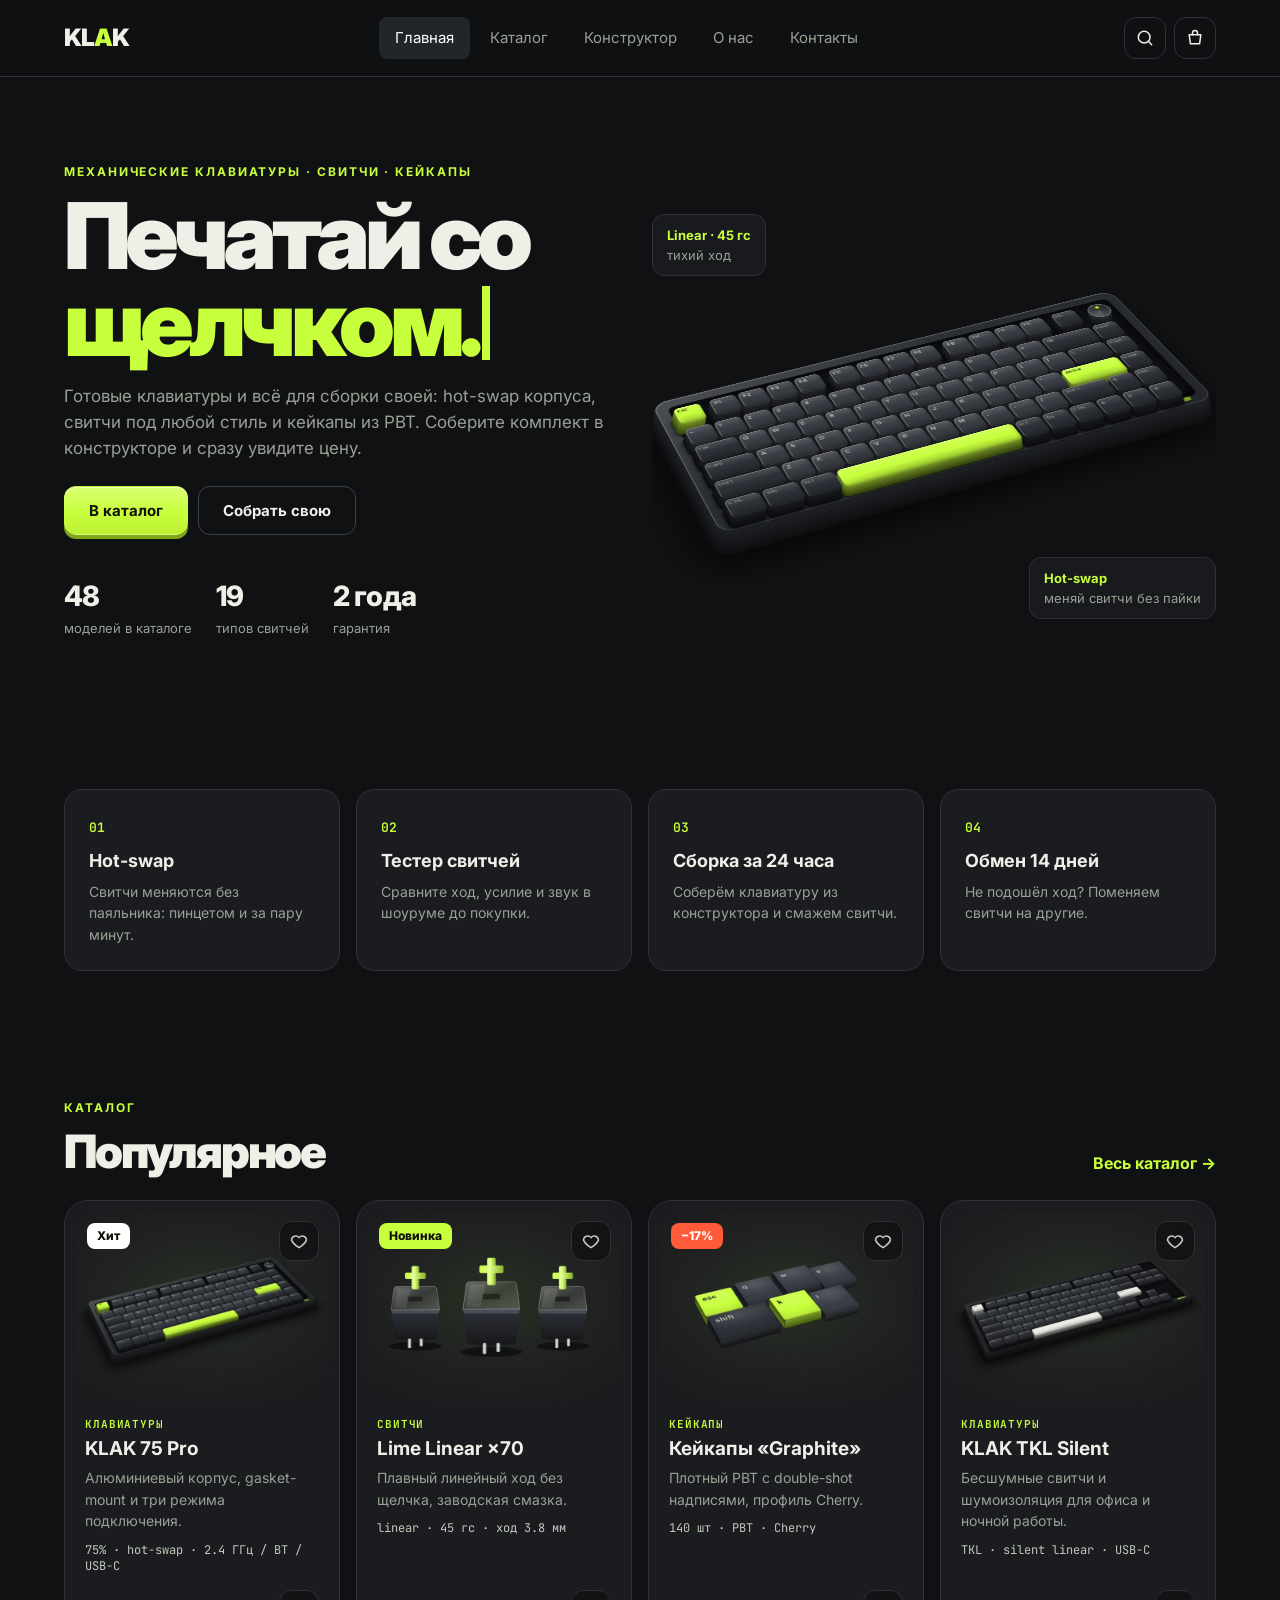
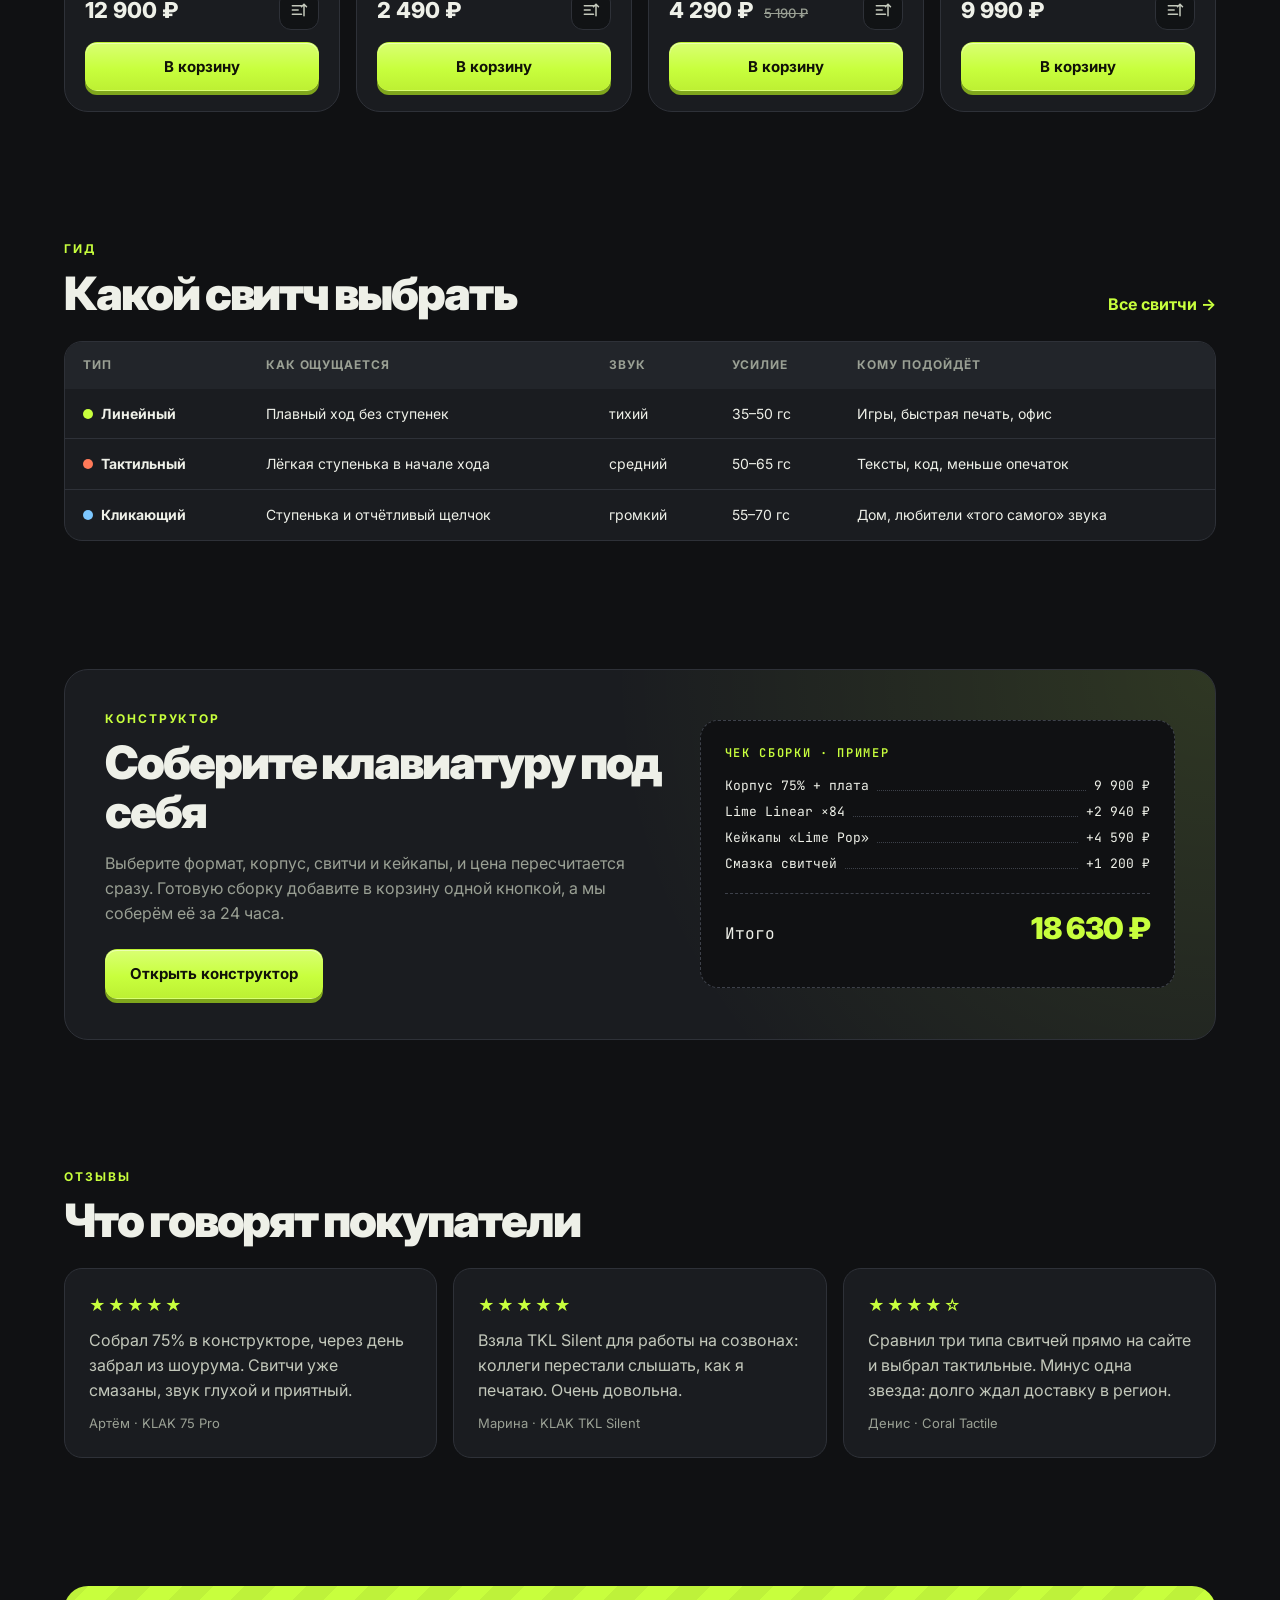
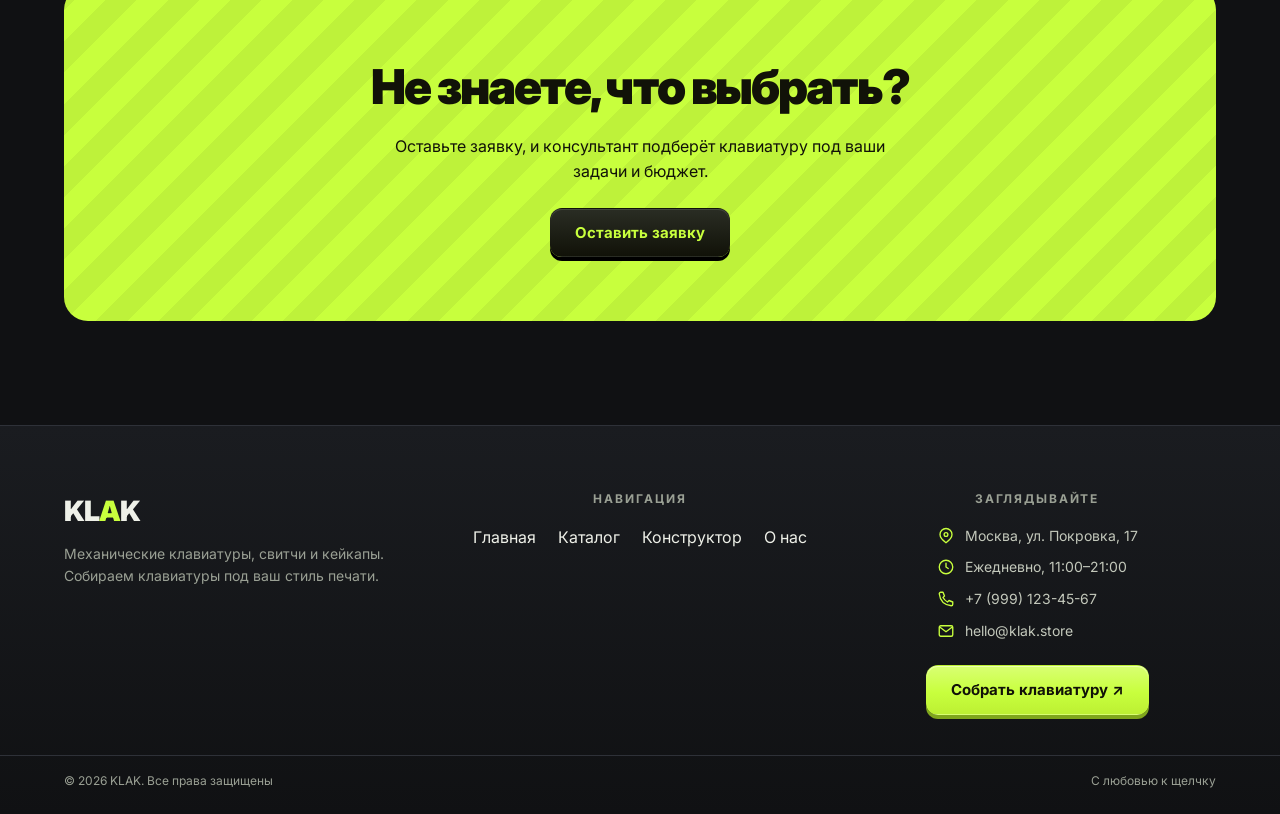
<file: index.html>
<!DOCTYPE html>
<html lang="ru">
<head>
  <meta charset="UTF-8">
  <meta name="viewport" content="width=device-width, initial-scale=1">
  <title>KLAK | Клавиатуры</title>
  <meta name="description" content="Магазин механических клавиатур KLAK: готовые модели, свитчи, кейкапы и конструктор клавиатуры с расчётом цены.">
  <meta name="theme-color" content="#101113">
  <link rel="icon" href="data:image/svg+xml,%3Csvg xmlns='http://www.w3.org/2000/svg' viewBox='0 0 64 64'%3E%3Crect width='64' height='64' rx='14' fill='%23c8ff3d'/%3E%3Ctext x='32' y='44' font-family='Arial' font-weight='900' font-size='34' text-anchor='middle' fill='%23101113'%3EK%3C/text%3E%3C/svg%3E">
  <link rel="preconnect" href="https://fonts.googleapis.com">
  <link rel="preconnect" href="https://fonts.gstatic.com" crossorigin>
  <link rel="stylesheet" href="https://fonts.googleapis.com/css2?family=Inter:wght@400;500;600;700;800;900&family=JetBrains+Mono:wght@400;600&display=swap">
  <link rel="stylesheet" href="css/style.css">
  <link rel="stylesheet" href="css/keyboard.css">
  <link rel="stylesheet" href="css/responsive.css">
</head>
<body>
  <a class="skip-link" href="#main">К содержанию</a>
  <header class="site-header">
    <div class="site-header__inner container">
      <a class="logo site-header__logo" href="index.html" aria-label="KLAK, на главную">KL<span class="logo__accent">A</span>K</a>
      <nav class="site-nav" id="site-nav" aria-label="Основная навигация">
        <ul class="site-nav__list">
          <li class="site-nav__item"><a class="site-nav__link site-nav__link--active" href="index.html" aria-current="page">Главная</a></li>
          <li class="site-nav__item"><a class="site-nav__link" href="catalog.html">Каталог</a></li>
          <li class="site-nav__item"><a class="site-nav__link" href="builder.html">Конструктор</a></li>
          <li class="site-nav__item"><a class="site-nav__link" href="about.html">О нас</a></li>
          <li class="site-nav__item"><a class="site-nav__link" href="contacts.html">Контакты</a></li>
        </ul>
      </nav>
      <div class="site-header__actions">
        <a class="icon-button" href="catalog.html#catalog-search" aria-label="Поиск по каталогу"><svg class="icon" viewBox="0 0 24 24" aria-hidden="true"><circle cx="11" cy="11" r="7"/><path d="m20 20-4-4"/></svg></a>
        <button class="icon-button icon-button--cart" type="button" data-cart-open aria-label="Корзина"><svg class="icon" viewBox="0 0 24 24" aria-hidden="true"><path d="M5 8h14l-1.5 11h-11z"/><path d="M9 8V6a3 3 0 0 1 6 0v2"/></svg><span class="icon-button__count" data-cart-count hidden>0</span></button>
        <button class="icon-button site-header__burger" type="button" data-menu-toggle aria-controls="site-nav" aria-expanded="false" aria-label="Открыть меню"><svg class="icon" viewBox="0 0 24 24" aria-hidden="true"><path d="M4 7h16M4 12h16M4 17h16"/></svg></button>
      </div>
    </div>
  </header>

  <main class="main" id="main">
    <!-- Первый экран -->
    <section class="hero" id="hero">
      <div class="hero__inner container">
        <div class="hero__content">
          <p class="eyebrow">Механические клавиатуры · свитчи · кейкапы</p>
          <h1 class="hero__title" aria-label="Печатай со щелчком."><span data-typing aria-hidden="true">Печатай со <span class="hero__accent">щелчком.</span></span></h1>
          <p class="hero__lead">Готовые клавиатуры и всё для сборки своей: hot-swap корпуса, свитчи под любой стиль и кейкапы из PBT. Соберите комплект в конструкторе и сразу увидите цену.</p>
          <div class="hero__actions">
            <a class="button button--primary" href="catalog.html">В каталог</a>
            <a class="button button--ghost" href="builder.html">Собрать свою</a>
          </div>
          <dl class="hero__stats">
            <div class="hero__stat"><dt class="hero__stat-label">моделей в каталоге</dt><dd class="hero__stat-value">48</dd></div>
            <div class="hero__stat"><dt class="hero__stat-label">типов свитчей</dt><dd class="hero__stat-value">19</dd></div>
            <div class="hero__stat"><dt class="hero__stat-label">гарантия</dt><dd class="hero__stat-value">2 года</dd></div>
          </dl>
        </div>
        <div class="hero__visual" data-hero-scene data-knob="graphite" data-bg="clean">
          <!-- 3D-клавиатура строится из HTML-элементов в js/keyboard.js; картинка служит запасным вариантом без JS -->
          <div class="hero__stage" aria-hidden="true">
            <div class="hero__view"><div class="hero__keyboard" data-hero-keyboard></div></div>
          </div>
          <picture class="hero__fallback">
            <source media="(min-width: 768px)" srcset="images/hero-640.webp 640w, images/hero-1200.webp 1200w" sizes="(min-width: 1280px) 640px, 50vw">
            <img class="hero__image" src="images/hero-mobile-600.webp" srcset="images/hero-mobile-600.webp 600w, images/hero-mobile-900.webp 900w" sizes="100vw" width="600" height="600" alt="Механическая клавиатура KLAK Graphite 75 с лаймовыми клавишами" fetchpriority="high">
          </picture>
          <p class="hero__chip hero__chip--top"><b>Linear · 45 гс</b> тихий ход</p>
          <p class="hero__chip hero__chip--bottom"><b>Hot-swap</b> меняй свитчи без пайки</p>
        </div>
      </div>
    </section>

    <!-- Преимущества -->
    <section class="section" id="advantages" aria-labelledby="advantages-title">
      <div class="container">
        <h2 class="visually-hidden" id="advantages-title">Почему KLAK</h2>
        <ul class="features">
          <li class="feature"><span class="feature__num">01</span><h3 class="feature__title">Hot-swap</h3><p class="feature__text">Свитчи меняются без паяльника: пинцетом и за пару минут.</p></li>
          <li class="feature"><span class="feature__num">02</span><h3 class="feature__title">Тестер свитчей</h3><p class="feature__text">Сравните ход, усилие и звук в шоуруме до покупки.</p></li>
          <li class="feature"><span class="feature__num">03</span><h3 class="feature__title">Сборка за 24 часа</h3><p class="feature__text">Соберём клавиатуру из конструктора и смажем свитчи.</p></li>
          <li class="feature"><span class="feature__num">04</span><h3 class="feature__title">Обмен 14 дней</h3><p class="feature__text">Не подошёл ход? Поменяем свитчи на другие.</p></li>
        </ul>
      </div>
    </section>

    <!-- Популярные товары -->
    <section class="section" id="popular" aria-labelledby="popular-title">
      <div class="container">
        <div class="section__head">
          <div>
            <p class="eyebrow">Каталог</p>
            <h2 class="section__title" id="popular-title">Популярное</h2>
          </div>
          <a class="text-link" href="catalog.html">Весь каталог →</a>
        </div>
        <div class="products-grid">
        <article class="product-card product-card--hit" data-product-card data-id="klak-75-pro" data-category="keyboards" data-price="12900" data-flags="wireless hotswap" data-search="klak 75 pro клавиатуры алюминиевый корпус, gasket-mount и три режима подключения. 75% · hot-swap · 2.4 ггц / bt / usb-c 75%, 84 клавиши алюминий gasket да, 5-pin 2.4 ггц, bluetooth 5.1, usb-c 4000 ма·ч rgb, под клавишами 1,4 кг">
          <a class="product-card__media" href="product.html?id=klak-75-pro" tabindex="-1" aria-hidden="true">
            <img class="product-card__image" src="images/klak-75-pro-640.webp" srcset="images/klak-75-pro-640.webp 640w, images/klak-75-pro-1280.webp 1280w" sizes="(min-width: 1024px) 25vw, (min-width: 640px) 50vw, 100vw" width="640" height="480" alt="KLAK 75 Pro" loading="lazy" decoding="async">
          </a>
          <span class="product-card__badge product-card__badge--hit">Хит</span>
          <button class="product-card__favorite" type="button" data-favorite="klak-75-pro" aria-pressed="false" aria-label="Добавить «KLAK 75 Pro» в избранное"><svg class="icon" viewBox="0 0 24 24" aria-hidden="true"><path d="M12 20s-7-4.4-9-9a5 5 0 0 1 9-3 5 5 0 0 1 9 3c-2 4.6-9 9-9 9z"/></svg></button>
          <div class="product-card__body">
            <p class="product-card__category">Клавиатуры</p>
            <h3 class="product-card__title"><a class="product-card__link" href="product.html?id=klak-75-pro">KLAK 75 Pro</a></h3>
            <p class="product-card__description">Алюминиевый корпус, gasket-mount и три режима подключения.</p>
            <p class="product-card__specs">75% · hot-swap · 2.4 ГГц / BT / USB-C</p>
            <div class="product-card__footer">
              <p class="product-card__price">12 900 ₽</p>
              <button class="product-card__compare" type="button" data-compare="klak-75-pro" aria-pressed="false" aria-label="Добавить «KLAK 75 Pro» к сравнению"><svg class="icon" viewBox="0 0 24 24" aria-hidden="true"><path d="M4 7h11M4 12h7M4 17h11M18 5v14M15 8l3-3 3 3"/></svg></button>
            </div>
            <button class="button button--primary product-card__buy" type="button" data-add-to-cart="klak-75-pro">В корзину</button>
          </div>
        </article>
        <article class="product-card product-card--new" data-product-card data-id="lime-linear" data-category="switches" data-price="2490" data-flags="" data-search="lime linear ×70 свитчи плавный линейный ход без щелчка, заводская смазка. linear · 45 гс · ход 3.8 мм линейный 45 гс 3,8 мм 2,0 мм 5-pin заводская тихий 70 шт">
          <a class="product-card__media" href="product.html?id=lime-linear" tabindex="-1" aria-hidden="true">
            <img class="product-card__image" src="images/lime-linear-640.webp" srcset="images/lime-linear-640.webp 640w, images/lime-linear-1280.webp 1280w" sizes="(min-width: 1024px) 25vw, (min-width: 640px) 50vw, 100vw" width="640" height="480" alt="Lime Linear ×70" loading="lazy" decoding="async">
          </a>
          <span class="product-card__badge product-card__badge--new">Новинка</span>
          <button class="product-card__favorite" type="button" data-favorite="lime-linear" aria-pressed="false" aria-label="Добавить «Lime Linear ×70» в избранное"><svg class="icon" viewBox="0 0 24 24" aria-hidden="true"><path d="M12 20s-7-4.4-9-9a5 5 0 0 1 9-3 5 5 0 0 1 9 3c-2 4.6-9 9-9 9z"/></svg></button>
          <div class="product-card__body">
            <p class="product-card__category">Свитчи</p>
            <h3 class="product-card__title"><a class="product-card__link" href="product.html?id=lime-linear">Lime Linear ×70</a></h3>
            <p class="product-card__description">Плавный линейный ход без щелчка, заводская смазка.</p>
            <p class="product-card__specs">linear · 45 гс · ход 3.8 мм</p>
            <div class="product-card__footer">
              <p class="product-card__price">2 490 ₽</p>
              <button class="product-card__compare" type="button" data-compare="lime-linear" aria-pressed="false" aria-label="Добавить «Lime Linear ×70» к сравнению"><svg class="icon" viewBox="0 0 24 24" aria-hidden="true"><path d="M4 7h11M4 12h7M4 17h11M18 5v14M15 8l3-3 3 3"/></svg></button>
            </div>
            <button class="button button--primary product-card__buy" type="button" data-add-to-cart="lime-linear">В корзину</button>
          </div>
        </article>
        <article class="product-card product-card--sale" data-product-card data-id="graphite-caps" data-category="keycaps" data-price="4290" data-flags="sale" data-search="кейкапы «graphite» кейкапы плотный pbt с double-shot надписями, профиль cherry. 140 шт · pbt · cherry pbt, 1,5 мм double-shot cherry 140 шт ansi + кириллица mx-стебель графит + лайм 0,4 кг">
          <a class="product-card__media" href="product.html?id=graphite-caps" tabindex="-1" aria-hidden="true">
            <img class="product-card__image" src="images/graphite-caps-640.webp" srcset="images/graphite-caps-640.webp 640w, images/graphite-caps-1280.webp 1280w" sizes="(min-width: 1024px) 25vw, (min-width: 640px) 50vw, 100vw" width="640" height="480" alt="Кейкапы «Graphite»" loading="lazy" decoding="async">
          </a>
          <span class="product-card__badge product-card__badge--sale">−17%</span>
          <button class="product-card__favorite" type="button" data-favorite="graphite-caps" aria-pressed="false" aria-label="Добавить «Кейкапы «Graphite»» в избранное"><svg class="icon" viewBox="0 0 24 24" aria-hidden="true"><path d="M12 20s-7-4.4-9-9a5 5 0 0 1 9-3 5 5 0 0 1 9 3c-2 4.6-9 9-9 9z"/></svg></button>
          <div class="product-card__body">
            <p class="product-card__category">Кейкапы</p>
            <h3 class="product-card__title"><a class="product-card__link" href="product.html?id=graphite-caps">Кейкапы «Graphite»</a></h3>
            <p class="product-card__description">Плотный PBT с double-shot надписями, профиль Cherry.</p>
            <p class="product-card__specs">140 шт · PBT · Cherry</p>
            <div class="product-card__footer">
              <p class="product-card__price">4 290 ₽ <s class="product-card__old-price">5 190 ₽</s></p>
              <button class="product-card__compare" type="button" data-compare="graphite-caps" aria-pressed="false" aria-label="Добавить «Кейкапы «Graphite»» к сравнению"><svg class="icon" viewBox="0 0 24 24" aria-hidden="true"><path d="M4 7h11M4 12h7M4 17h11M18 5v14M15 8l3-3 3 3"/></svg></button>
            </div>
            <button class="button button--primary product-card__buy" type="button" data-add-to-cart="graphite-caps">В корзину</button>
          </div>
        </article>
        <article class="product-card" data-product-card data-id="klak-tkl-silent" data-category="keyboards" data-price="9990" data-flags="hotswap" data-search="klak tkl silent клавиатуры бесшумные свитчи и шумоизоляция для офиса и ночной работы. tkl · silent linear · usb-c tkl, 87 клавиш пластик abs tray да, 3-pin usb-c нет белая 0,9 кг">
          <a class="product-card__media" href="product.html?id=klak-tkl-silent" tabindex="-1" aria-hidden="true">
            <img class="product-card__image" src="images/klak-tkl-silent-640.webp" srcset="images/klak-tkl-silent-640.webp 640w, images/klak-tkl-silent-1280.webp 1280w" sizes="(min-width: 1024px) 25vw, (min-width: 640px) 50vw, 100vw" width="640" height="480" alt="KLAK TKL Silent" loading="lazy" decoding="async">
          </a>
          <button class="product-card__favorite" type="button" data-favorite="klak-tkl-silent" aria-pressed="false" aria-label="Добавить «KLAK TKL Silent» в избранное"><svg class="icon" viewBox="0 0 24 24" aria-hidden="true"><path d="M12 20s-7-4.4-9-9a5 5 0 0 1 9-3 5 5 0 0 1 9 3c-2 4.6-9 9-9 9z"/></svg></button>
          <div class="product-card__body">
            <p class="product-card__category">Клавиатуры</p>
            <h3 class="product-card__title"><a class="product-card__link" href="product.html?id=klak-tkl-silent">KLAK TKL Silent</a></h3>
            <p class="product-card__description">Бесшумные свитчи и шумоизоляция для офиса и ночной работы.</p>
            <p class="product-card__specs">TKL · silent linear · USB-C</p>
            <div class="product-card__footer">
              <p class="product-card__price">9 990 ₽</p>
              <button class="product-card__compare" type="button" data-compare="klak-tkl-silent" aria-pressed="false" aria-label="Добавить «KLAK TKL Silent» к сравнению"><svg class="icon" viewBox="0 0 24 24" aria-hidden="true"><path d="M4 7h11M4 12h7M4 17h11M18 5v14M15 8l3-3 3 3"/></svg></button>
            </div>
            <button class="button button--primary product-card__buy" type="button" data-add-to-cart="klak-tkl-silent">В корзину</button>
          </div>
        </article>
        </div>
      </div>
    </section>

    <!-- Гид по свитчам: таблица -->
    <section class="section" id="switches" aria-labelledby="switches-title">
      <div class="container">
        <div class="section__head">
          <div>
            <p class="eyebrow">Гид</p>
            <h2 class="section__title" id="switches-title">Какой свитч выбрать</h2>
          </div>
          <a class="text-link" href="catalog.html?cat=switches">Все свитчи →</a>
        </div>
        <div class="table-wrapper">
          <table class="spec-table spec-table--guide">
            <caption class="visually-hidden">Сравнение типов свитчей</caption>
            <thead>
              <tr><th scope="col">Тип</th><th scope="col">Как ощущается</th><th scope="col">Звук</th><th scope="col">Усилие</th><th scope="col">Кому подойдёт</th></tr>
            </thead>
            <tbody>
              <tr><th scope="row"><span class="dot dot--lime"></span>Линейный</th><td>Плавный ход без ступенек</td><td>тихий</td><td>35–50 гс</td><td>Игры, быстрая печать, офис</td></tr>
              <tr><th scope="row"><span class="dot dot--coral"></span>Тактильный</th><td>Лёгкая ступенька в начале хода</td><td>средний</td><td>50–65 гс</td><td>Тексты, код, меньше опечаток</td></tr>
              <tr><th scope="row"><span class="dot dot--ice"></span>Кликающий</th><td>Ступенька и отчётливый щелчок</td><td>громкий</td><td>55–70 гс</td><td>Дом, любители «того самого» звука</td></tr>
            </tbody>
          </table>
        </div>
      </div>
    </section>

    <!-- Промо конструктора -->
    <section class="section" id="builder" aria-labelledby="builder-title">
      <div class="container">
        <div class="promo">
          <div class="promo__content">
            <p class="eyebrow">Конструктор</p>
            <h2 class="section__title" id="builder-title">Соберите клавиатуру под себя</h2>
            <p class="promo__text">Выберите формат, корпус, свитчи и кейкапы, и цена пересчитается сразу. Готовую сборку добавите в корзину одной кнопкой, а мы соберём её за 24 часа.</p>
            <a class="button button--primary" href="builder.html">Открыть конструктор</a>
          </div>
          <div class="receipt promo__receipt" aria-label="Пример расчёта">
            <p class="receipt__head">Чек сборки · пример</p>
            <p class="receipt__line"><span>Корпус 75% + плата</span><span class="receipt__dots"></span><span>9 900 ₽</span></p>
            <p class="receipt__line"><span>Lime Linear ×84</span><span class="receipt__dots"></span><span>+2 940 ₽</span></p>
            <p class="receipt__line"><span>Кейкапы «Lime Pop»</span><span class="receipt__dots"></span><span>+4 590 ₽</span></p>
            <p class="receipt__line"><span>Смазка свитчей</span><span class="receipt__dots"></span><span>+1 200 ₽</span></p>
            <p class="receipt__total"><span>Итого</span><b>18 630 ₽</b></p>
          </div>
        </div>
      </div>
    </section>

    <!-- Отзывы -->
    <section class="section" id="reviews" aria-labelledby="reviews-title">
      <div class="container">
        <div class="section__head">
          <div>
            <p class="eyebrow">Отзывы</p>
            <h2 class="section__title" id="reviews-title">Что говорят покупатели</h2>
          </div>
        </div>
        <div class="reviews">
          <article class="review">
            <p class="review__stars" aria-label="Оценка 5 из 5">★★★★★</p>
            <p class="review__text">Собрал 75% в конструкторе, через день забрал из шоурума. Свитчи уже смазаны, звук глухой и приятный.</p>
            <p class="review__author">Артём · KLAK 75 Pro</p>
          </article>
          <article class="review">
            <p class="review__stars" aria-label="Оценка 5 из 5">★★★★★</p>
            <p class="review__text">Взяла TKL Silent для работы на созвонах: коллеги перестали слышать, как я печатаю. Очень довольна.</p>
            <p class="review__author">Марина · KLAK TKL Silent</p>
          </article>
          <article class="review">
            <p class="review__stars" aria-label="Оценка 4 из 5">★★★★☆</p>
            <p class="review__text">Сравнил три типа свитчей прямо на сайте и выбрал тактильные. Минус одна звезда: долго ждал доставку в регион.</p>
            <p class="review__author">Денис · Coral Tactile</p>
          </article>
        </div>
      </div>
    </section>

    <!-- Призыв к действию -->
    <section class="section" aria-labelledby="cta-title">
      <div class="container">
        <div class="cta">
          <h2 class="cta__title" id="cta-title">Не знаете, что выбрать?</h2>
          <p class="cta__text">Оставьте заявку, и консультант подберёт клавиатуру под ваши задачи и бюджет.</p>
          <button class="button button--primary" type="button" data-dialog-open data-product="Подбор клавиатуры">Оставить заявку</button>
        </div>
      </div>
    </section>
  </main>

  <footer class="site-footer">
    <div class="site-footer__inner container">
      <div class="site-footer__brand">
        <a class="logo site-footer__logo" href="index.html">KL<span class="logo__accent">A</span>K</a>
        <p class="site-footer__text">Механические клавиатуры, свитчи и кейкапы.<br>Собираем клавиатуры под ваш стиль печати.</p>
      </div>
      <nav class="site-footer__nav" aria-label="Навигация в подвале">
        <p class="eyebrow site-footer__title">Навигация</p>
        <ul class="site-footer__list">
          <li><a class="site-footer__link" href="index.html">Главная</a></li>
          <li><a class="site-footer__link" href="catalog.html">Каталог</a></li>
          <li><a class="site-footer__link" href="builder.html">Конструктор</a></li>
          <li><a class="site-footer__link" href="about.html">О нас</a></li>
        </ul>
      </nav>
      <div class="site-footer__contacts">
        <p class="eyebrow site-footer__title">Заглядывайте</p>
        <ul class="site-footer__contact-list">
          <li class="site-footer__contact"><svg class="icon" viewBox="0 0 24 24" aria-hidden="true"><path d="M20 10c0 5-8 11-8 11S4 15 4 10a8 8 0 1 1 16 0Z"/><circle cx="12" cy="10" r="2.5"/></svg><span>Москва, ул.&nbsp;Покровка,&nbsp;17</span></li>
          <li class="site-footer__contact"><svg class="icon" viewBox="0 0 24 24" aria-hidden="true"><circle cx="12" cy="12" r="9"/><path d="M12 7v5l3 2"/></svg><span class="nowrap">Ежедневно, 11:00–21:00</span></li>
          <li class="site-footer__contact"><svg class="icon" viewBox="0 0 24 24" aria-hidden="true"><path d="M5 3h3l2 5-2 2a15 15 0 0 0 6 6l2-2 5 2v3a2 2 0 0 1-2 2C10 20 4 14 3 5a2 2 0 0 1 2-2Z"/></svg><a href="tel:+79991234567">+7&nbsp;(999)&nbsp;123-45-67</a></li>
          <li class="site-footer__contact"><svg class="icon" viewBox="0 0 24 24" aria-hidden="true"><rect x="3" y="5" width="18" height="14" rx="2"/><path d="m4 7 8 6 8-6"/></svg><a href="mailto:hello@klak.store">hello@klak.store</a></li>
        </ul>
        <a class="button button--primary site-footer__cta" href="builder.html">Собрать клавиатуру ↗</a>
      </div>
    </div>
    <div class="site-footer__bottom container">
      <span>© 2026 KLAK. Все права защищены</span>
      <span>С любовью к щелчку</span>
    </div>
  </footer>

  <!-- Корзина: боковая панель (position: fixed + overlay) -->
  <div class="cart-drawer" id="cart-drawer" hidden>
    <div class="cart-drawer__overlay" data-cart-close></div>
    <aside class="cart-drawer__panel" role="dialog" aria-modal="true" aria-labelledby="cart-title">
      <div class="cart-drawer__head">
        <h2 class="cart-drawer__title" id="cart-title">Корзина</h2>
        <button class="icon-button" type="button" data-cart-close aria-label="Закрыть корзину"><svg class="icon" viewBox="0 0 24 24" aria-hidden="true"><path d="M6 6l12 12M18 6 6 18"/></svg></button>
      </div>
      <div class="cart-drawer__items" data-cart-items></div>
      <div class="cart-drawer__foot">
        <p class="cart-drawer__total"><span>Итого</span><b data-cart-total>0 ₽</b></p>
        <a class="button button--primary button--wide" href="order.html" data-cart-checkout>Оформить заказ</a>
      </div>
    </aside>
  </div>

  <!-- Сравнение: нативный dialog -->
  <dialog class="compare-dialog" id="compare-dialog" aria-labelledby="compare-title">
    <div class="compare-dialog__head">
      <h2 class="compare-dialog__title" id="compare-title">Сравнение товаров</h2>
      <button class="icon-button" type="button" data-compare-close aria-label="Закрыть сравнение"><svg class="icon" viewBox="0 0 24 24" aria-hidden="true"><path d="M6 6l12 12M18 6 6 18"/></svg></button>
    </div>
    <div class="compare-dialog__body" data-compare-table></div>
    <div class="compare-dialog__foot">
      <p class="compare-dialog__note">Сравнивать можно до 3 товаров одной категории. Лучшее значение подсвечено.</p>
      <button class="button button--ghost" type="button" data-compare-clear>Очистить</button>
    </div>
  </dialog>

  <!-- Модальное окно заявки -->
  <dialog class="order-dialog" id="order-dialog" aria-labelledby="order-dialog-title">
    <div class="order-dialog__head">
      <div>
        <p class="eyebrow">Заявка</p>
        <h2 class="order-dialog__title" id="order-dialog-title">Подберём клавиатуру</h2>
      </div>
      <button class="icon-button" type="button" data-dialog-close aria-label="Закрыть окно"><svg class="icon" viewBox="0 0 24 24" aria-hidden="true"><path d="M6 6l12 12M18 6 6 18"/></svg></button>
    </div>
    <form class="order-form order-form--dialog" action="#" method="post" novalidate data-validate>
      <input type="hidden" name="product" value="" data-dialog-product>
      <div class="order-form__grid">
        <div class="order-form__field">
          <label class="order-form__label" for="dialog-name">Имя</label>
          <input class="order-form__input" id="dialog-name" name="name" type="text" autocomplete="name" minlength="2" required>
          <p class="order-form__error" data-error-for="dialog-name"></p>
        </div>
        <div class="order-form__field">
          <label class="order-form__label" for="dialog-phone">Телефон</label>
          <input class="order-form__input" id="dialog-phone" name="phone" type="tel" autocomplete="tel" placeholder="+7 900 000-00-00" pattern="\+?[\d\s\(\)\-]{10,18}" required>
          <p class="order-form__error" data-error-for="dialog-phone"></p>
        </div>
        <div class="order-form__field">
          <label class="order-form__label" for="dialog-email">E-mail</label>
          <input class="order-form__input" id="dialog-email" name="email" type="email" autocomplete="email" required>
          <p class="order-form__error" data-error-for="dialog-email"></p>
        </div>
        <div class="order-form__field">
          <label class="order-form__label" for="dialog-date">Удобная дата звонка</label>
          <input class="order-form__input" id="dialog-date" name="date" type="date" required data-min-today>
          <p class="order-form__error" data-error-for="dialog-date"></p>
        </div>
        <div class="order-form__field order-form__field--full">
          <label class="order-form__label" for="dialog-topic">Тема заявки</label>
          <select class="order-form__input" id="dialog-topic" name="topic" required>
            <option value="">Выберите тему</option>
            <option value="podbor">Подобрать клавиатуру</option>
            <option value="buy">Купить в один клик</option>
            <option value="custom">Сборка на заказ</option>
            <option value="service">Чистка и смазка свитчей</option>
          </select>
          <p class="order-form__error" data-error-for="dialog-topic"></p>
        </div>
        <div class="order-form__field order-form__field--full">
          <label class="order-form__label" for="dialog-comment">Комментарий</label>
          <textarea class="order-form__input order-form__textarea" id="dialog-comment" name="comment" rows="3" maxlength="500" placeholder="Например: печатаю много текста, нужна тихая и беспроводная"></textarea>
        </div>
        <div class="order-form__field order-form__field--full">
          <label class="checkbox">
            <input class="checkbox__input" type="checkbox" name="agree" id="dialog-agree" required>
            <span class="checkbox__box" aria-hidden="true"></span>
            <span>Согласен на обработку персональных данных</span>
          </label>
          <p class="order-form__error" data-error-for="dialog-agree"></p>
        </div>
      </div>
      <button class="button button--primary button--wide" type="submit">Отправить заявку</button>
      <p class="success-message" role="status" hidden><svg class="icon" viewBox="0 0 24 24" aria-hidden="true"><path d="m5 12 5 5 9-10"/></svg> Форма успешно отправлена! Перезвоним в выбранный день.</p>
    </form>
  </dialog>

  <div class="toast" role="status" aria-live="polite" data-toast hidden></div>
  <!-- Кнопка «Наверх» в виде клавиши-кейкапа со стрелкой вверх -->
  <button class="to-top" type="button" data-to-top aria-label="Вернуться наверх" title="Наверх">
    <span class="to-top__cap" aria-hidden="true">
      <span class="to-top__legend">↑</span>
      <span class="to-top__label">наверх</span>
    </span>
  </button>

  <script src="js/keyboard.js"></script>
  <script src="js/main.js"></script>
</body>
</html>
</file>
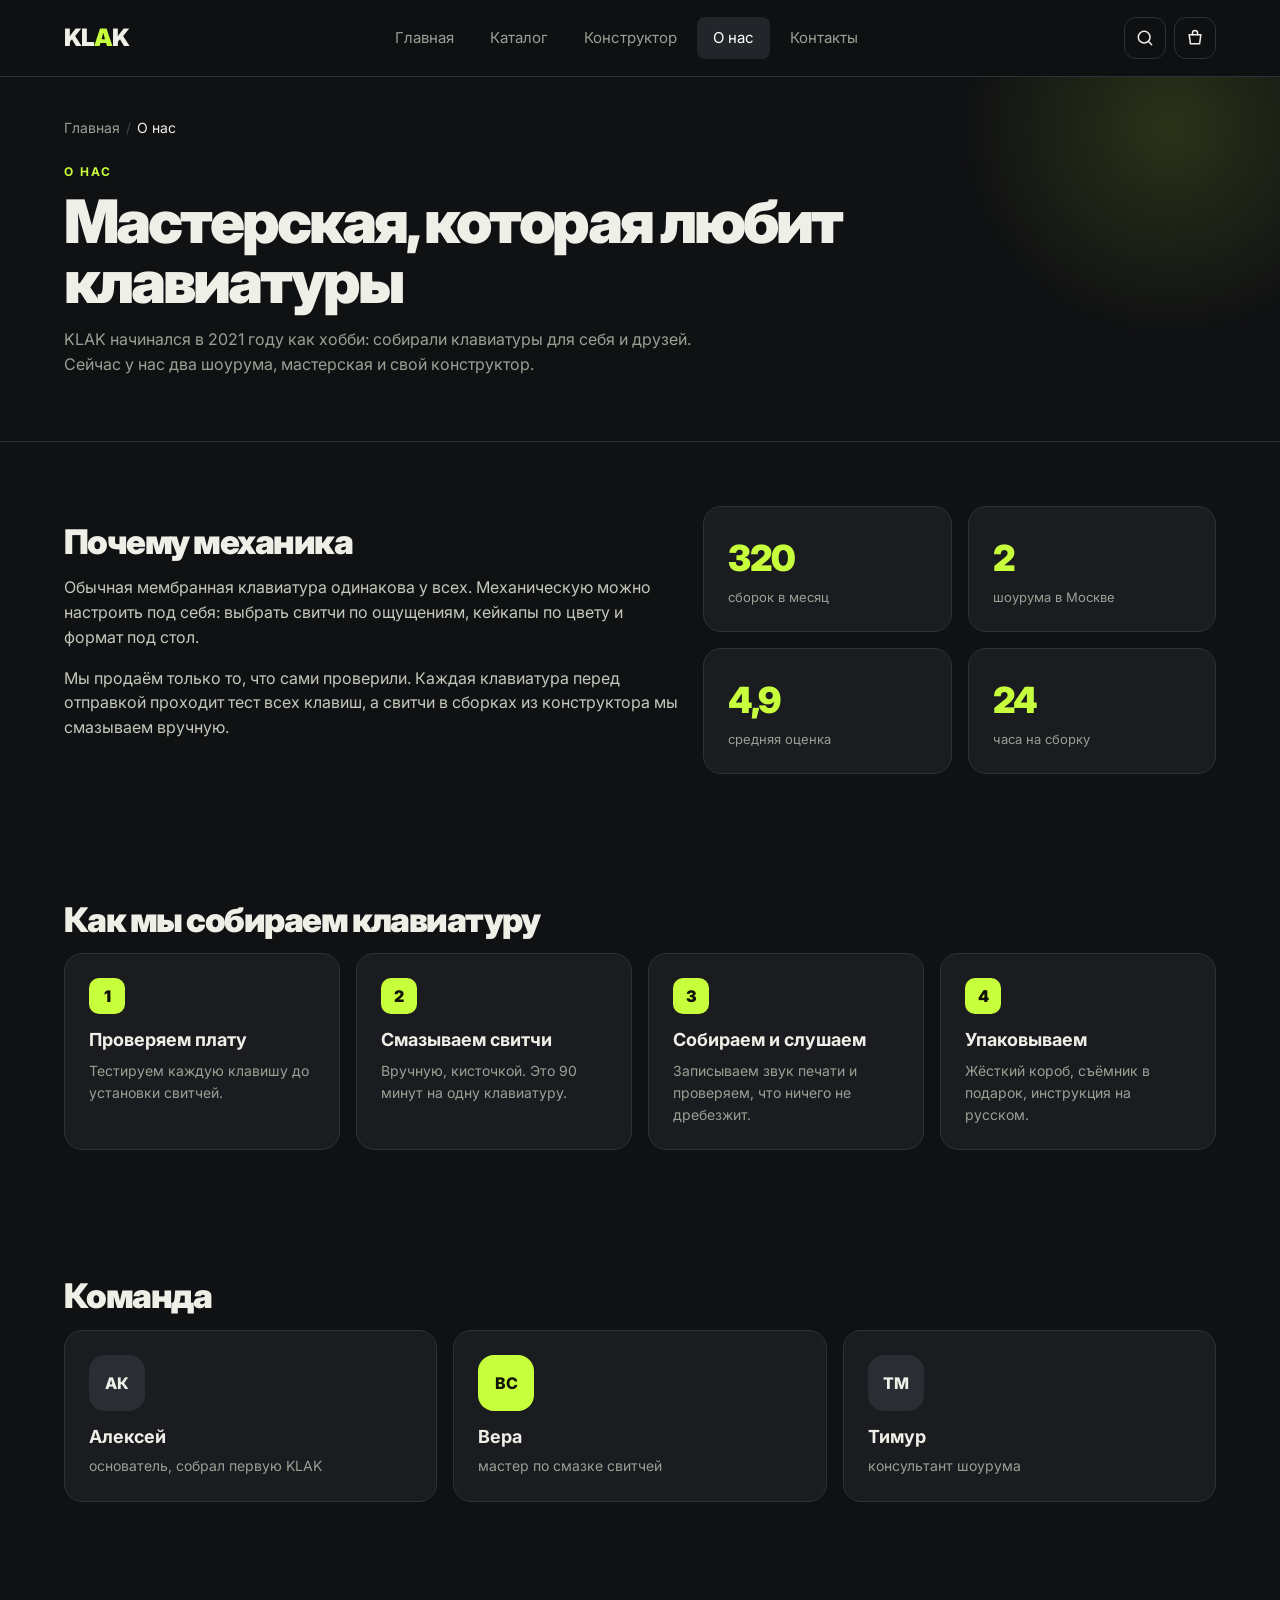
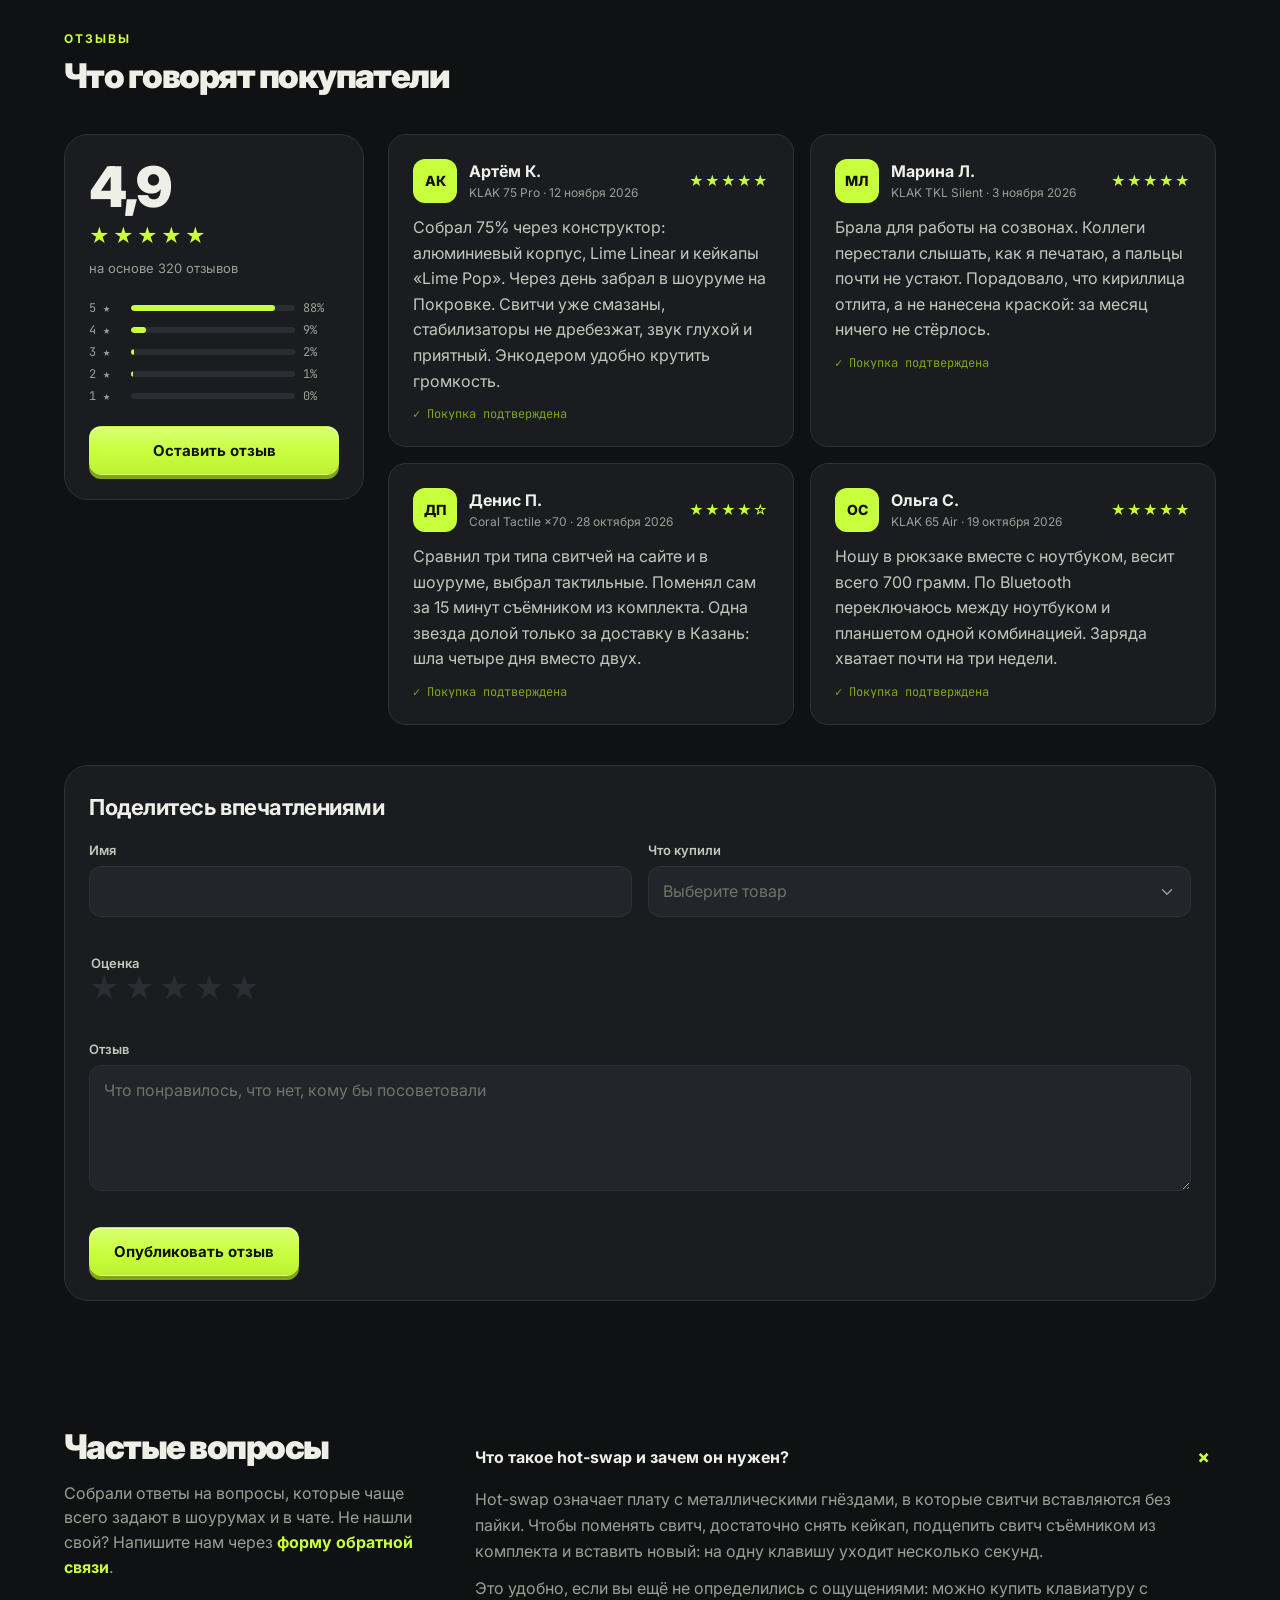
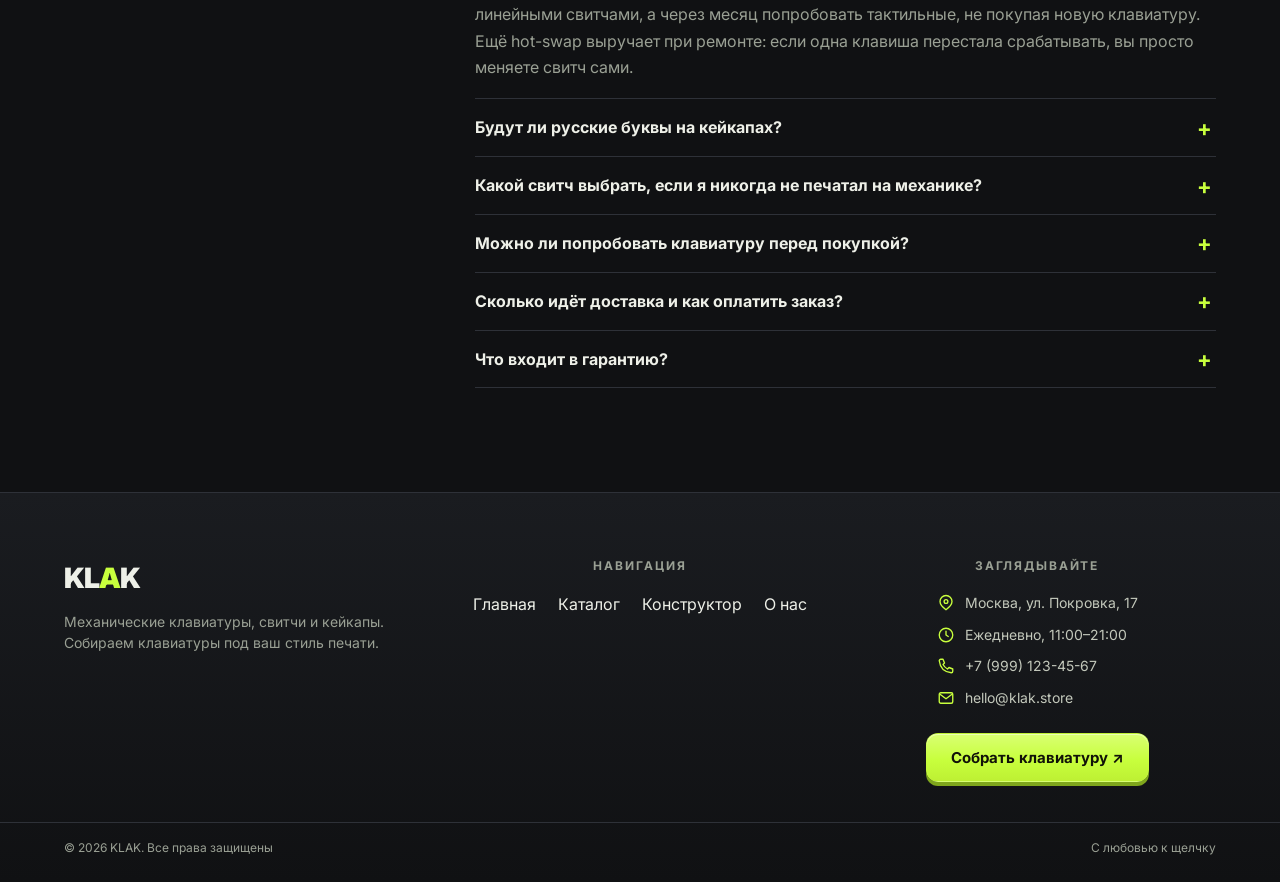
<file: about.html>
<!DOCTYPE html>
<html lang="ru">
<head>
  <meta charset="UTF-8">
  <meta name="viewport" content="width=device-width, initial-scale=1">
  <title>О нас | KLAK</title>
  <meta name="description" content="KLAK: мастерская и магазин механических клавиатур. Как мы собираем и тестируем клавиатуры.">
  <meta name="theme-color" content="#101113">
  <link rel="icon" href="data:image/svg+xml,%3Csvg xmlns='http://www.w3.org/2000/svg' viewBox='0 0 64 64'%3E%3Crect width='64' height='64' rx='14' fill='%23c8ff3d'/%3E%3Ctext x='32' y='44' font-family='Arial' font-weight='900' font-size='34' text-anchor='middle' fill='%23101113'%3EK%3C/text%3E%3C/svg%3E">
  <link rel="preconnect" href="https://fonts.googleapis.com">
  <link rel="preconnect" href="https://fonts.gstatic.com" crossorigin>
  <link rel="stylesheet" href="https://fonts.googleapis.com/css2?family=Inter:wght@400;500;600;700;800;900&family=JetBrains+Mono:wght@400;600&display=swap">
  <link rel="stylesheet" href="css/style.css">
  <link rel="stylesheet" href="css/responsive.css">
</head>
<body>
  <a class="skip-link" href="#main">К содержанию</a>
  <header class="site-header">
    <div class="site-header__inner container">
      <a class="logo site-header__logo" href="index.html" aria-label="KLAK, на главную">KL<span class="logo__accent">A</span>K</a>
      <nav class="site-nav" id="site-nav" aria-label="Основная навигация">
        <ul class="site-nav__list">
          <li class="site-nav__item"><a class="site-nav__link" href="index.html">Главная</a></li>
          <li class="site-nav__item"><a class="site-nav__link" href="catalog.html">Каталог</a></li>
          <li class="site-nav__item"><a class="site-nav__link" href="builder.html">Конструктор</a></li>
          <li class="site-nav__item"><a class="site-nav__link site-nav__link--active" href="about.html" aria-current="page">О нас</a></li>
          <li class="site-nav__item"><a class="site-nav__link" href="contacts.html">Контакты</a></li>
        </ul>
      </nav>
      <div class="site-header__actions">
        <a class="icon-button" href="catalog.html#catalog-search" aria-label="Поиск по каталогу"><svg class="icon" viewBox="0 0 24 24" aria-hidden="true"><circle cx="11" cy="11" r="7"/><path d="m20 20-4-4"/></svg></a>
        <button class="icon-button icon-button--cart" type="button" data-cart-open aria-label="Корзина"><svg class="icon" viewBox="0 0 24 24" aria-hidden="true"><path d="M5 8h14l-1.5 11h-11z"/><path d="M9 8V6a3 3 0 0 1 6 0v2"/></svg><span class="icon-button__count" data-cart-count hidden>0</span></button>
        <button class="icon-button site-header__burger" type="button" data-menu-toggle aria-controls="site-nav" aria-expanded="false" aria-label="Открыть меню"><svg class="icon" viewBox="0 0 24 24" aria-hidden="true"><path d="M4 7h16M4 12h16M4 17h16"/></svg></button>
      </div>
    </div>
  </header>

  <main class="main" id="main">
    <section class="page-head">
      <div class="container">
      <nav class="breadcrumbs" aria-label="Хлебные крошки">
        <ol class="breadcrumbs__list"><li class="breadcrumbs__item"><a class="breadcrumbs__link" href="index.html">Главная</a></li><li class="breadcrumbs__item" aria-current="page" data-crumb-current>О нас</li></ol>
      </nav>
        <p class="eyebrow">О нас</p>
        <h1 class="page-head__title">Мастерская, которая любит клавиатуры</h1>
        <p class="page-head__lead">KLAK начинался в 2021 году как хобби: собирали клавиатуры для себя и друзей. Сейчас у нас два шоурума, мастерская и свой конструктор.</p>
      </div>
    </section>

    <section class="section" aria-labelledby="story-title">
      <div class="container about">
        <div class="about__text">
          <h2 class="section__title section__title--sm" id="story-title">Почему механика</h2>
          <p>Обычная мембранная клавиатура одинакова у всех. Механическую можно настроить под себя: выбрать свитчи по ощущениям, кейкапы по цвету и формат под стол.</p>
          <p>Мы продаём только то, что сами проверили. Каждая клавиатура перед отправкой проходит тест всех клавиш, а свитчи в сборках из конструктора мы смазываем вручную.</p>
        </div>
        <dl class="about__numbers">
          <div class="about__number"><dt>сборок в месяц</dt><dd>320</dd></div>
          <div class="about__number"><dt>шоурума в Москве</dt><dd>2</dd></div>
          <div class="about__number"><dt>средняя оценка</dt><dd>4,9</dd></div>
          <div class="about__number"><dt>часа на сборку</dt><dd>24</dd></div>
        </dl>
      </div>
    </section>

    <section class="section" aria-labelledby="steps-title">
      <div class="container">
        <h2 class="section__title section__title--sm" id="steps-title">Как мы собираем клавиатуру</h2>
        <ol class="steps">
          <li class="step"><span class="step__num">1</span><h3 class="step__title">Проверяем плату</h3><p class="step__text">Тестируем каждую клавишу до установки свитчей.</p></li>
          <li class="step"><span class="step__num">2</span><h3 class="step__title">Смазываем свитчи</h3><p class="step__text">Вручную, кисточкой. Это 90 минут на одну клавиатуру.</p></li>
          <li class="step"><span class="step__num">3</span><h3 class="step__title">Собираем и слушаем</h3><p class="step__text">Записываем звук печати и проверяем, что ничего не дребезжит.</p></li>
          <li class="step"><span class="step__num">4</span><h3 class="step__title">Упаковываем</h3><p class="step__text">Жёсткий короб, съёмник в подарок, инструкция на русском.</p></li>
        </ol>
      </div>
    </section>

    <section class="section" aria-labelledby="team-title">
      <div class="container">
        <h2 class="section__title section__title--sm" id="team-title">Команда</h2>
        <div class="team">
          <article class="person"><span class="person__avatar" aria-hidden="true">АК</span><h3 class="person__name">Алексей</h3><p class="person__role">основатель, собрал первую KLAK</p></article>
          <article class="person"><span class="person__avatar person__avatar--lime" aria-hidden="true">ВС</span><h3 class="person__name">Вера</h3><p class="person__role">мастер по смазке свитчей</p></article>
          <article class="person"><span class="person__avatar" aria-hidden="true">ТМ</span><h3 class="person__name">Тимур</h3><p class="person__role">консультант шоурума</p></article>
        </div>
      </div>
    </section>

    <section class="section" id="reviews" aria-labelledby="reviews-title">
      <div class="container">
        <div class="section__head">
          <div>
            <p class="eyebrow">Отзывы</p>
            <h2 class="section__title section__title--sm" id="reviews-title">Что говорят покупатели</h2>
          </div>
        </div>
        <div class="reviews-layout">
          <aside class="rating-summary" aria-label="Сводка оценок">
            <p class="rating-summary__score">4,9</p>
            <p class="rating-summary__stars" aria-hidden="true">★★★★★</p>
            <p class="rating-summary__count">на основе 320 отзывов</p>
            <ul class="rating-summary__bars">
              <li><span>5 ★</span><span class="rating-summary__bar"><i style="width:88%"></i></span><span>88%</span></li>
              <li><span>4 ★</span><span class="rating-summary__bar"><i style="width:9%"></i></span><span>9%</span></li>
              <li><span>3 ★</span><span class="rating-summary__bar"><i style="width:2%"></i></span><span>2%</span></li>
              <li><span>2 ★</span><span class="rating-summary__bar"><i style="width:1%"></i></span><span>1%</span></li>
              <li><span>1 ★</span><span class="rating-summary__bar"><i style="width:0%"></i></span><span>0%</span></li>
            </ul>
            <a class="button button--primary button--wide" href="#review-form">Оставить отзыв</a>
          </aside>
          <div class="review-grid" data-review-list>
          <article class="review-card">
            <header class="review-card__head">
              <span class="review-card__avatar" aria-hidden="true">АК</span>
              <div>
                <p class="review-card__name">Артём К.</p>
                <p class="review-card__meta">KLAK 75 Pro · <time>12 ноября 2026</time></p>
              </div>
              <p class="review-card__stars" aria-label="Оценка 5 из 5">★★★★★</p>
            </header>
            <p class="review-card__text">Собрал 75% через конструктор: алюминиевый корпус, Lime Linear и кейкапы «Lime Pop». Через день забрал в шоуруме на Покровке. Свитчи уже смазаны, стабилизаторы не дребезжат, звук глухой и приятный. Энкодером удобно крутить громкость.</p>
            <p class="review-card__verified">✓ Покупка подтверждена</p>
          </article>
          <article class="review-card">
            <header class="review-card__head">
              <span class="review-card__avatar" aria-hidden="true">МЛ</span>
              <div>
                <p class="review-card__name">Марина Л.</p>
                <p class="review-card__meta">KLAK TKL Silent · <time>3 ноября 2026</time></p>
              </div>
              <p class="review-card__stars" aria-label="Оценка 5 из 5">★★★★★</p>
            </header>
            <p class="review-card__text">Брала для работы на созвонах. Коллеги перестали слышать, как я печатаю, а пальцы почти не устают. Порадовало, что кириллица отлита, а не нанесена краской: за месяц ничего не стёрлось.</p>
            <p class="review-card__verified">✓ Покупка подтверждена</p>
          </article>
          <article class="review-card">
            <header class="review-card__head">
              <span class="review-card__avatar" aria-hidden="true">ДП</span>
              <div>
                <p class="review-card__name">Денис П.</p>
                <p class="review-card__meta">Coral Tactile ×70 · <time>28 октября 2026</time></p>
              </div>
              <p class="review-card__stars" aria-label="Оценка 4 из 5">★★★★☆</p>
            </header>
            <p class="review-card__text">Сравнил три типа свитчей на сайте и в шоуруме, выбрал тактильные. Поменял сам за 15 минут съёмником из комплекта. Одна звезда долой только за доставку в Казань: шла четыре дня вместо двух.</p>
            <p class="review-card__verified">✓ Покупка подтверждена</p>
          </article>
          <article class="review-card">
            <header class="review-card__head">
              <span class="review-card__avatar" aria-hidden="true">ОС</span>
              <div>
                <p class="review-card__name">Ольга С.</p>
                <p class="review-card__meta">KLAK 65 Air · <time>19 октября 2026</time></p>
              </div>
              <p class="review-card__stars" aria-label="Оценка 5 из 5">★★★★★</p>
            </header>
            <p class="review-card__text">Ношу в рюкзаке вместе с ноутбуком, весит всего 700 грамм. По Bluetooth переключаюсь между ноутбуком и планшетом одной комбинацией. Заряда хватает почти на три недели.</p>
            <p class="review-card__verified">✓ Покупка подтверждена</p>
          </article>
          </div>
        </div>

        <form class="order-form review-form" id="review-form" action="#" method="post" novalidate data-validate data-review-form>
          <h3 class="review-form__title">Поделитесь впечатлениями</h3>
          <div class="order-form__grid">
            <div class="order-form__field">
              <label class="order-form__label" for="rv-name">Имя</label>
              <input class="order-form__input" id="rv-name" name="name" type="text" autocomplete="given-name" minlength="2" maxlength="40" required>
              <p class="order-form__error" data-error-for="rv-name"></p>
            </div>
            <div class="order-form__field">
              <label class="order-form__label" for="rv-product">Что купили</label>
              <select class="order-form__input" id="rv-product" name="product" required>
                <option value="">Выберите товар</option>
                <option>KLAK 75 Pro</option><option>KLAK TKL Silent</option><option>KLAK 65 Air</option><option>KLAK Full Office</option><option>Lime Linear ×70</option><option>Coral Tactile ×70</option><option>Ice Clicky ×70</option><option>Кейкапы «Graphite»</option><option>Кейкапы «Lime Pop»</option><option>Кейкапы «Retro Beige»</option><option>Кабель-спираль «Coil»</option><option>Подставка «Walnut»</option>
                <option>Сборка в конструкторе</option>
              </select>
              <p class="order-form__error" data-error-for="rv-product"></p>
            </div>
            <fieldset class="order-form__field order-form__field--full star-input">
              <legend class="order-form__label">Оценка</legend>
              <div class="star-input__row"><input class="star-input__radio" type="radio" name="rating" id="rv-star-5" value="5" required><label class="star-input__star" for="rv-star-5" title="5 из 5">★<span class="visually-hidden">5 из 5</span></label><input class="star-input__radio" type="radio" name="rating" id="rv-star-4" value="4" required><label class="star-input__star" for="rv-star-4" title="4 из 5">★<span class="visually-hidden">4 из 5</span></label><input class="star-input__radio" type="radio" name="rating" id="rv-star-3" value="3" required><label class="star-input__star" for="rv-star-3" title="3 из 5">★<span class="visually-hidden">3 из 5</span></label><input class="star-input__radio" type="radio" name="rating" id="rv-star-2" value="2" required><label class="star-input__star" for="rv-star-2" title="2 из 5">★<span class="visually-hidden">2 из 5</span></label><input class="star-input__radio" type="radio" name="rating" id="rv-star-1" value="1" required><label class="star-input__star" for="rv-star-1" title="1 из 5">★<span class="visually-hidden">1 из 5</span></label></div>
              <p class="order-form__error" data-error-for="rating"></p>
            </fieldset>
            <div class="order-form__field order-form__field--full">
              <label class="order-form__label" for="rv-text">Отзыв</label>
              <textarea class="order-form__input order-form__textarea" id="rv-text" name="text" rows="4" minlength="20" maxlength="800" required placeholder="Что понравилось, что нет, кому бы посоветовали"></textarea>
              <p class="order-form__error" data-error-for="rv-text"></p>
            </div>
          </div>
          <button class="button button--primary" type="submit">Опубликовать отзыв</button>
          <p class="success-message" role="status" hidden><svg class="icon" viewBox="0 0 24 24" aria-hidden="true"><path d="m5 12 5 5 9-10"/></svg> Форма успешно отправлена! Спасибо, ваш отзыв появился в списке.</p>
        </form>
      </div>
    </section>

    <section class="section" id="faq" aria-labelledby="faq-title">
      <div class="container faq">
        <div class="faq__intro">
          <h2 class="section__title section__title--sm" id="faq-title">Частые вопросы</h2>
          <p class="faq__text">Собрали ответы на вопросы, которые чаще всего задают в шоурумах и в чате. Не нашли свой? Напишите нам через <a class="text-link" href="contacts.html#feedback">форму обратной связи</a>.</p>
        </div>
        <div class="faq__list">
          <details class="accordion" open>
            <summary class="accordion__summary">Что такое hot-swap и зачем он нужен?</summary>
            <div class="accordion__body"><p class="accordion__text">Hot-swap означает плату с металлическими гнёздами, в которые свитчи вставляются без пайки. Чтобы поменять свитч, достаточно снять кейкап, подцепить свитч съёмником из комплекта и вставить новый: на одну клавишу уходит несколько секунд.</p><p class="accordion__text">Это удобно, если вы ещё не определились с ощущениями: можно купить клавиатуру с линейными свитчами, а через месяц попробовать тактильные, не покупая новую клавиатуру. Ещё hot-swap выручает при ремонте: если одна клавиша перестала срабатывать, вы просто меняете свитч сами.</p></div>
          </details>
          <details class="accordion">
            <summary class="accordion__summary">Будут ли русские буквы на кейкапах?</summary>
            <div class="accordion__body"><p class="accordion__text">Да. Все наборы кейкапов и все готовые клавиатуры KLAK идут с кириллицей. В наборах «Graphite» и «Retro Beige» надписи отлиты вторым слоем пластика (double-shot), поэтому не сотрутся даже через несколько лет активной печати.</p><p class="accordion__text">Если вам нужна раскладка без кириллицы или с другим расположением символов (например, ISO с длинным левым Shift), напишите нам в форме на странице «Контакты»: подберём набор под вашу раскладку.</p></div>
          </details>
          <details class="accordion">
            <summary class="accordion__summary">Какой свитч выбрать, если я никогда не печатал на механике?</summary>
            <div class="accordion__body"><p class="accordion__text">Для первой механической клавиатуры чаще всего советуем линейные свитчи с лёгким нажатием, например Lime Linear (45 гс). Они плавные, тихие и подходят и для работы, и для игр.</p><p class="accordion__text">Если вы много печатаете текст или код, присмотритесь к тактильным Coral Tactile: лёгкая «ступенька» в начале хода помогает чувствовать срабатывание и делать меньше опечаток. Кликающие Ice Clicky подойдут тем, кто любит громкий звук и печатает дома. Разницу мы собрали в <a class="text-link" href="index.html#switches">гиде по свитчам</a>.</p></div>
          </details>
          <details class="accordion">
            <summary class="accordion__summary">Можно ли попробовать клавиатуру перед покупкой?</summary>
            <div class="accordion__body"><p class="accordion__text">Да, в обоих шоурумах стоят тестеры всех свитчей из каталога и образцы готовых клавиатур. Можно спокойно попечатать, сравнить звук и усилие, задать вопросы консультанту. Записываться заранее не нужно.</p><p class="accordion__text">Адреса и часы работы есть на странице <a class="text-link" href="contacts.html">«Контакты»</a>. Если не получается приехать, оформите заказ с доставкой: в течение 14 дней можно бесплатно поменять свитчи на другой тип.</p></div>
          </details>
          <details class="accordion">
            <summary class="accordion__summary">Сколько идёт доставка и как оплатить заказ?</summary>
            <div class="accordion__body"><p class="accordion__text">По Москве курьер привозит заказ на следующий день, стоимость 390 ₽. В пункты выдачи по России доставляем за 2–5 дней, стоимость 290 ₽. Из шоурумов заказ можно забрать бесплатно в тот же день.</p><p class="accordion__text">Оплатить можно картой онлайн после подтверждения заказа менеджером или при получении. Сборки из конструктора мы собираем за 24 часа, поэтому к сроку доставки добавляется один день.</p></div>
          </details>
          <details class="accordion">
            <summary class="accordion__summary">Что входит в гарантию?</summary>
            <div class="accordion__body"><p class="accordion__text">На готовые клавиатуры действует гарантия 2 года, а на свитчи и аксессуары 6 месяцев. Если что-то перестало работать не по вашей вине, мы отремонтируем или заменим товар.</p><p class="accordion__text">Отдельно действует обмен свитчей: если в течение 14 дней вы поняли, что ход вам не подходит, мы бесплатно поменяем свитчи на другой тип. Для этого сохраните коробку и съёмник.</p></div>
          </details>
        </div>
      </div>
    </section>
  </main>

  <footer class="site-footer">
    <div class="site-footer__inner container">
      <div class="site-footer__brand">
        <a class="logo site-footer__logo" href="index.html">KL<span class="logo__accent">A</span>K</a>
        <p class="site-footer__text">Механические клавиатуры, свитчи и кейкапы.<br>Собираем клавиатуры под ваш стиль печати.</p>
      </div>
      <nav class="site-footer__nav" aria-label="Навигация в подвале">
        <p class="eyebrow site-footer__title">Навигация</p>
        <ul class="site-footer__list">
          <li><a class="site-footer__link" href="index.html">Главная</a></li>
          <li><a class="site-footer__link" href="catalog.html">Каталог</a></li>
          <li><a class="site-footer__link" href="builder.html">Конструктор</a></li>
          <li><a class="site-footer__link" href="about.html">О нас</a></li>
        </ul>
      </nav>
      <div class="site-footer__contacts">
        <p class="eyebrow site-footer__title">Заглядывайте</p>
        <ul class="site-footer__contact-list">
          <li class="site-footer__contact"><svg class="icon" viewBox="0 0 24 24" aria-hidden="true"><path d="M20 10c0 5-8 11-8 11S4 15 4 10a8 8 0 1 1 16 0Z"/><circle cx="12" cy="10" r="2.5"/></svg><span>Москва, ул.&nbsp;Покровка,&nbsp;17</span></li>
          <li class="site-footer__contact"><svg class="icon" viewBox="0 0 24 24" aria-hidden="true"><circle cx="12" cy="12" r="9"/><path d="M12 7v5l3 2"/></svg><span class="nowrap">Ежедневно, 11:00–21:00</span></li>
          <li class="site-footer__contact"><svg class="icon" viewBox="0 0 24 24" aria-hidden="true"><path d="M5 3h3l2 5-2 2a15 15 0 0 0 6 6l2-2 5 2v3a2 2 0 0 1-2 2C10 20 4 14 3 5a2 2 0 0 1 2-2Z"/></svg><a href="tel:+79991234567">+7&nbsp;(999)&nbsp;123-45-67</a></li>
          <li class="site-footer__contact"><svg class="icon" viewBox="0 0 24 24" aria-hidden="true"><rect x="3" y="5" width="18" height="14" rx="2"/><path d="m4 7 8 6 8-6"/></svg><a href="mailto:hello@klak.store">hello@klak.store</a></li>
        </ul>
        <a class="button button--primary site-footer__cta" href="builder.html">Собрать клавиатуру ↗</a>
      </div>
    </div>
    <div class="site-footer__bottom container">
      <span>© 2026 KLAK. Все права защищены</span>
      <span>С любовью к щелчку</span>
    </div>
  </footer>

  <!-- Корзина: боковая панель (position: fixed + overlay) -->
  <div class="cart-drawer" id="cart-drawer" hidden>
    <div class="cart-drawer__overlay" data-cart-close></div>
    <aside class="cart-drawer__panel" role="dialog" aria-modal="true" aria-labelledby="cart-title">
      <div class="cart-drawer__head">
        <h2 class="cart-drawer__title" id="cart-title">Корзина</h2>
        <button class="icon-button" type="button" data-cart-close aria-label="Закрыть корзину"><svg class="icon" viewBox="0 0 24 24" aria-hidden="true"><path d="M6 6l12 12M18 6 6 18"/></svg></button>
      </div>
      <div class="cart-drawer__items" data-cart-items></div>
      <div class="cart-drawer__foot">
        <p class="cart-drawer__total"><span>Итого</span><b data-cart-total>0 ₽</b></p>
        <a class="button button--primary button--wide" href="order.html" data-cart-checkout>Оформить заказ</a>
      </div>
    </aside>
  </div>

  <!-- Сравнение: нативный dialog -->
  <dialog class="compare-dialog" id="compare-dialog" aria-labelledby="compare-title">
    <div class="compare-dialog__head">
      <h2 class="compare-dialog__title" id="compare-title">Сравнение товаров</h2>
      <button class="icon-button" type="button" data-compare-close aria-label="Закрыть сравнение"><svg class="icon" viewBox="0 0 24 24" aria-hidden="true"><path d="M6 6l12 12M18 6 6 18"/></svg></button>
    </div>
    <div class="compare-dialog__body" data-compare-table></div>
    <div class="compare-dialog__foot">
      <p class="compare-dialog__note">Сравнивать можно до 3 товаров одной категории. Лучшее значение подсвечено.</p>
      <button class="button button--ghost" type="button" data-compare-clear>Очистить</button>
    </div>
  </dialog>

  <div class="toast" role="status" aria-live="polite" data-toast hidden></div>
  <!-- Кнопка «Наверх» в виде клавиши-кейкапа со стрелкой вверх -->
  <button class="to-top" type="button" data-to-top aria-label="Вернуться наверх" title="Наверх">
    <span class="to-top__cap" aria-hidden="true">
      <span class="to-top__legend">↑</span>
      <span class="to-top__label">наверх</span>
    </span>
  </button>

  <script src="js/main.js"></script>
</body>
</html>
</file>
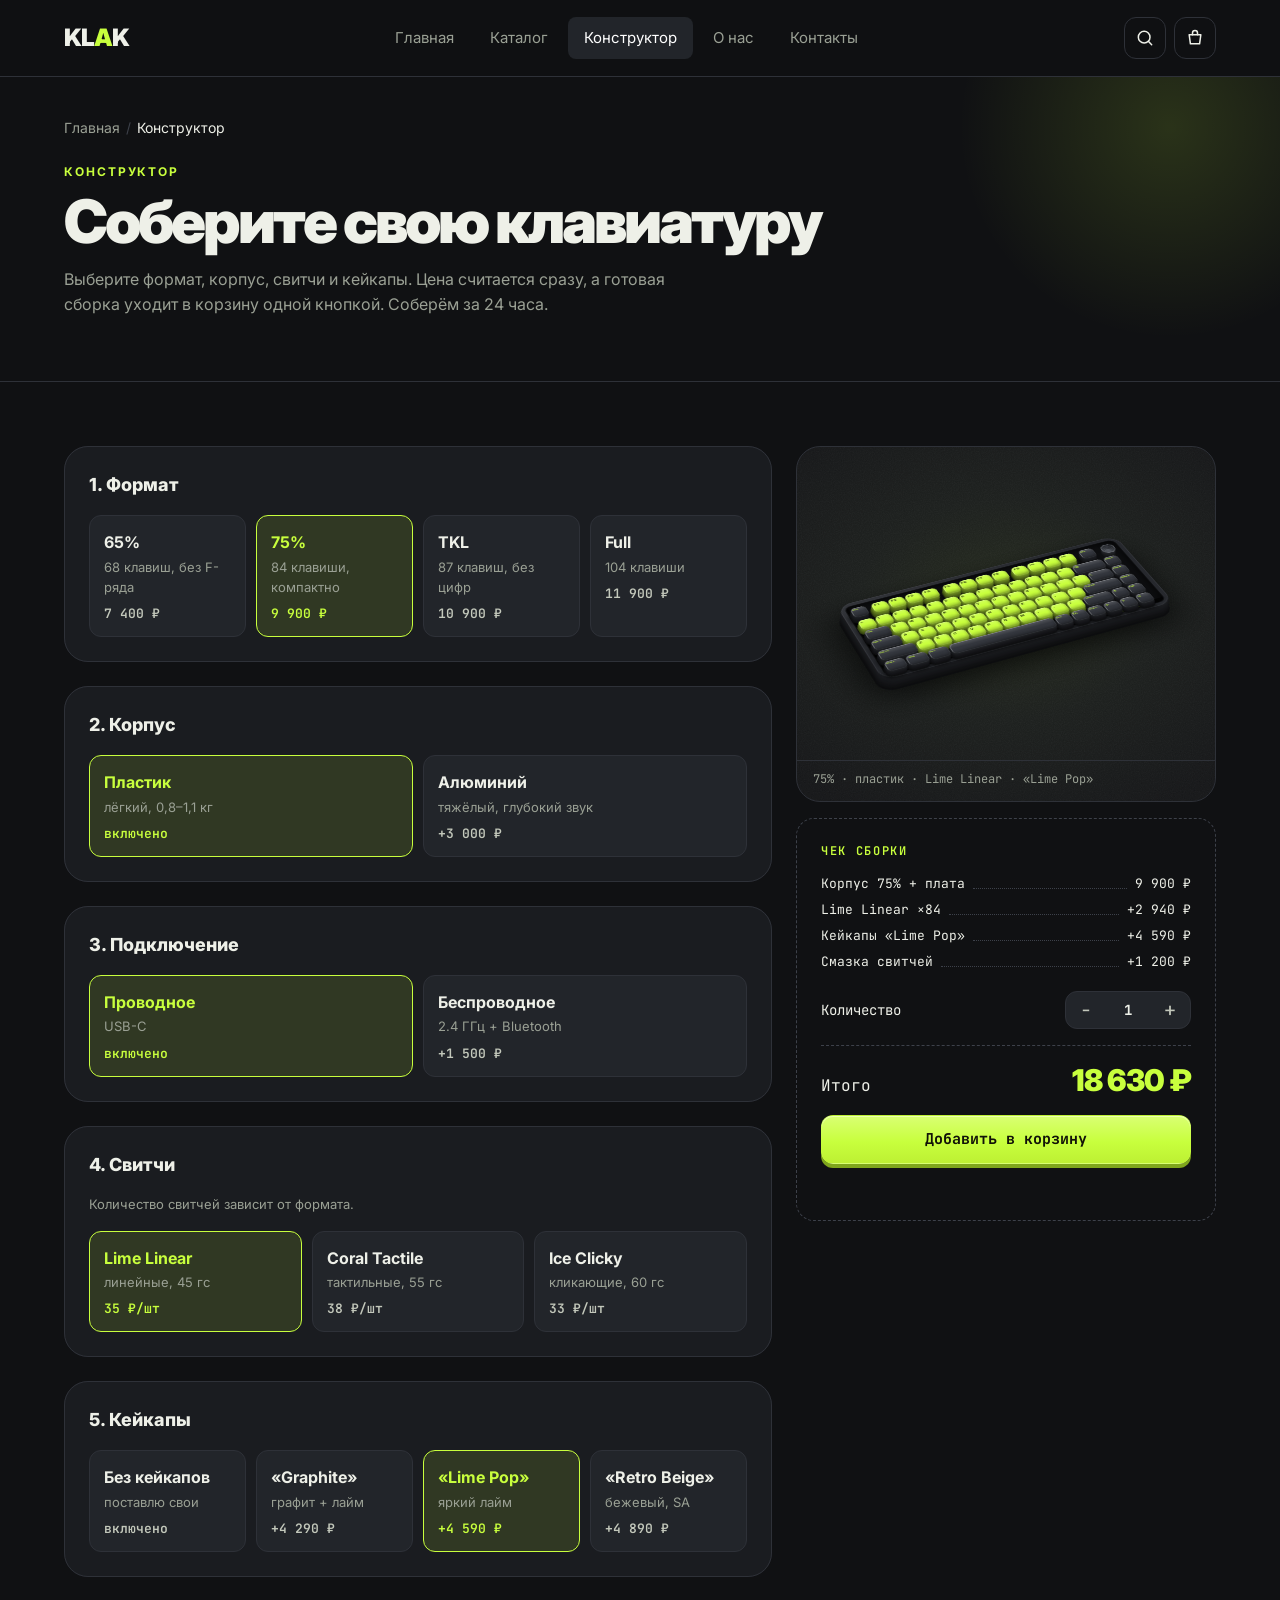
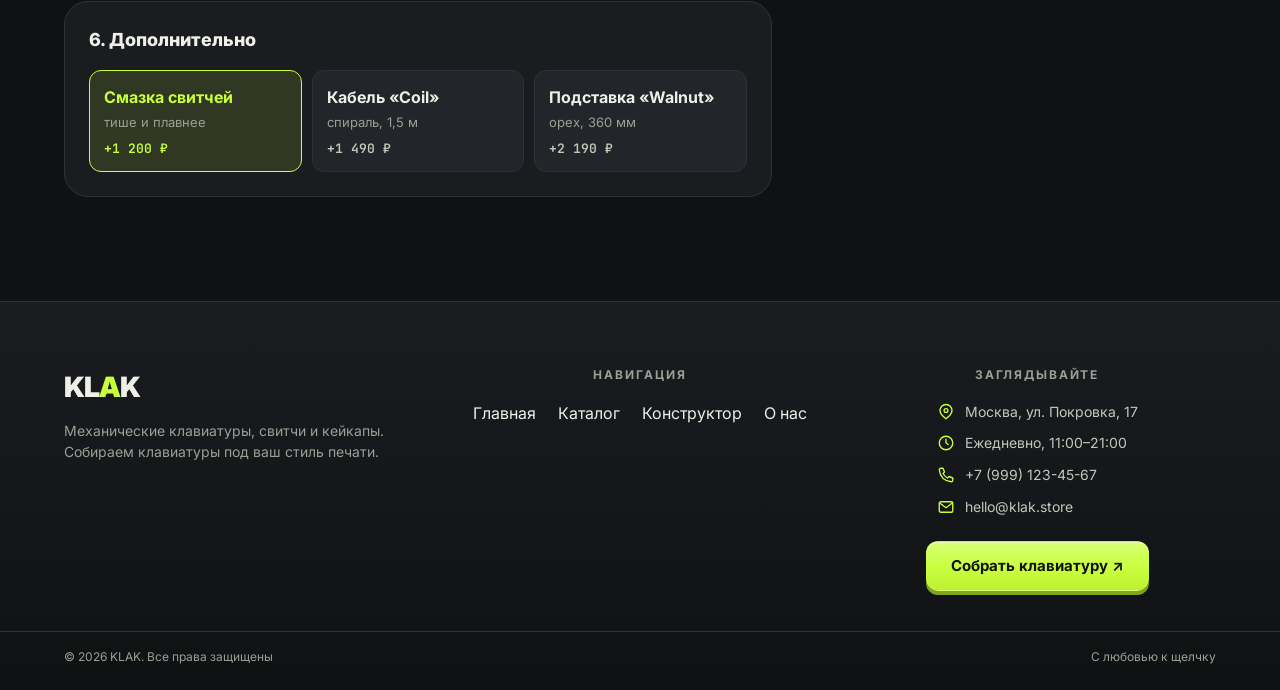
<file: builder.html>
<!DOCTYPE html>
<html lang="ru">
<head>
  <meta charset="UTF-8">
  <meta name="viewport" content="width=device-width, initial-scale=1">
  <title>Конструктор | KLAK</title>
  <meta name="description" content="Соберите клавиатуру KLAK: формат, корпус, свитчи, кейкапы. Цена считается сразу.">
  <meta name="theme-color" content="#101113">
  <link rel="icon" href="data:image/svg+xml,%3Csvg xmlns='http://www.w3.org/2000/svg' viewBox='0 0 64 64'%3E%3Crect width='64' height='64' rx='14' fill='%23c8ff3d'/%3E%3Ctext x='32' y='44' font-family='Arial' font-weight='900' font-size='34' text-anchor='middle' fill='%23101113'%3EK%3C/text%3E%3C/svg%3E">
  <link rel="preconnect" href="https://fonts.googleapis.com">
  <link rel="preconnect" href="https://fonts.gstatic.com" crossorigin>
  <link rel="stylesheet" href="https://fonts.googleapis.com/css2?family=Inter:wght@400;500;600;700;800;900&family=JetBrains+Mono:wght@400;600&display=swap">
  <link rel="stylesheet" href="css/style.css">
  <link rel="stylesheet" href="css/keyboard.css">
  <link rel="stylesheet" href="css/responsive.css">
</head>
<body>
  <a class="skip-link" href="#main">К содержанию</a>
  <header class="site-header">
    <div class="site-header__inner container">
      <a class="logo site-header__logo" href="index.html" aria-label="KLAK, на главную">KL<span class="logo__accent">A</span>K</a>
      <nav class="site-nav" id="site-nav" aria-label="Основная навигация">
        <ul class="site-nav__list">
          <li class="site-nav__item"><a class="site-nav__link" href="index.html">Главная</a></li>
          <li class="site-nav__item"><a class="site-nav__link" href="catalog.html">Каталог</a></li>
          <li class="site-nav__item"><a class="site-nav__link site-nav__link--active" href="builder.html" aria-current="page">Конструктор</a></li>
          <li class="site-nav__item"><a class="site-nav__link" href="about.html">О нас</a></li>
          <li class="site-nav__item"><a class="site-nav__link" href="contacts.html">Контакты</a></li>
        </ul>
      </nav>
      <div class="site-header__actions">
        <a class="icon-button" href="catalog.html#catalog-search" aria-label="Поиск по каталогу"><svg class="icon" viewBox="0 0 24 24" aria-hidden="true"><circle cx="11" cy="11" r="7"/><path d="m20 20-4-4"/></svg></a>
        <button class="icon-button icon-button--cart" type="button" data-cart-open aria-label="Корзина"><svg class="icon" viewBox="0 0 24 24" aria-hidden="true"><path d="M5 8h14l-1.5 11h-11z"/><path d="M9 8V6a3 3 0 0 1 6 0v2"/></svg><span class="icon-button__count" data-cart-count hidden>0</span></button>
        <button class="icon-button site-header__burger" type="button" data-menu-toggle aria-controls="site-nav" aria-expanded="false" aria-label="Открыть меню"><svg class="icon" viewBox="0 0 24 24" aria-hidden="true"><path d="M4 7h16M4 12h16M4 17h16"/></svg></button>
      </div>
    </div>
  </header>

  <main class="main" id="main">
    <section class="page-head">
      <div class="container">
      <nav class="breadcrumbs" aria-label="Хлебные крошки">
        <ol class="breadcrumbs__list"><li class="breadcrumbs__item"><a class="breadcrumbs__link" href="index.html">Главная</a></li><li class="breadcrumbs__item" aria-current="page" data-crumb-current>Конструктор</li></ol>
      </nav>
        <p class="eyebrow">Конструктор</p>
        <h1 class="page-head__title">Соберите свою клавиатуру</h1>
        <p class="page-head__lead">Выберите формат, корпус, свитчи и кейкапы. Цена считается сразу, а готовая сборка уходит в корзину одной кнопкой. Соберём за 24 часа.</p>
      </div>
    </section>

    <section class="section section--builder" aria-label="Конструктор клавиатуры">
      <div class="builder container">
        <form class="builder__form" data-builder>
          <fieldset class="builder__group">
            <legend class="builder__legend">1. Формат</legend>
            <div class="builder__options builder__options--format">
            <label class="option-card">
              <input class="option-card__input" type="radio" name="format" value="65" data-label="65%" data-price="7400" data-keys="68" data-image="klak-65-air">
              <span class="option-card__body">
                <span class="option-card__title">65%</span>
                <span class="option-card__sub">68 клавиш, без F-ряда</span>
                <span class="option-card__price">7 400 ₽</span>
              </span>
            </label>
            <label class="option-card">
              <input class="option-card__input" type="radio" name="format" value="75" data-label="75%" data-price="9900" data-keys="84" data-image="klak-75-pro" checked>
              <span class="option-card__body">
                <span class="option-card__title">75%</span>
                <span class="option-card__sub">84 клавиши, компактно</span>
                <span class="option-card__price">9 900 ₽</span>
              </span>
            </label>
            <label class="option-card">
              <input class="option-card__input" type="radio" name="format" value="tkl" data-label="TKL" data-price="10900" data-keys="87" data-image="klak-tkl-silent">
              <span class="option-card__body">
                <span class="option-card__title">TKL</span>
                <span class="option-card__sub">87 клавиш, без цифр</span>
                <span class="option-card__price">10 900 ₽</span>
              </span>
            </label>
            <label class="option-card">
              <input class="option-card__input" type="radio" name="format" value="full" data-label="Full" data-price="11900" data-keys="104" data-image="klak-full-office">
              <span class="option-card__body">
                <span class="option-card__title">Full</span>
                <span class="option-card__sub">104 клавиши</span>
                <span class="option-card__price">11 900 ₽</span>
              </span>
            </label>
            </div>
          </fieldset>
          <fieldset class="builder__group">
            <legend class="builder__legend">2. Корпус</legend>
            <div class="builder__options builder__options--case">
            <label class="option-card">
              <input class="option-card__input" type="radio" name="case" value="plastic" data-label="Пластик" data-price="0" checked>
              <span class="option-card__body">
                <span class="option-card__title">Пластик</span>
                <span class="option-card__sub">лёгкий, 0,8–1,1 кг</span>
                <span class="option-card__price">включено</span>
              </span>
            </label>
            <label class="option-card">
              <input class="option-card__input" type="radio" name="case" value="alu" data-label="Алюминий" data-price="3000">
              <span class="option-card__body">
                <span class="option-card__title">Алюминий</span>
                <span class="option-card__sub">тяжёлый, глубокий звук</span>
                <span class="option-card__price">+3 000 ₽</span>
              </span>
            </label>
            </div>
          </fieldset>
          <fieldset class="builder__group">
            <legend class="builder__legend">3. Подключение</legend>
            <div class="builder__options builder__options--connection">
            <label class="option-card">
              <input class="option-card__input" type="radio" name="connection" value="wired" data-label="Проводное" data-price="0" checked>
              <span class="option-card__body">
                <span class="option-card__title">Проводное</span>
                <span class="option-card__sub">USB-C</span>
                <span class="option-card__price">включено</span>
              </span>
            </label>
            <label class="option-card">
              <input class="option-card__input" type="radio" name="connection" value="wireless" data-label="Беспроводное" data-price="1500">
              <span class="option-card__body">
                <span class="option-card__title">Беспроводное</span>
                <span class="option-card__sub">2.4 ГГц + Bluetooth</span>
                <span class="option-card__price">+1 500 ₽</span>
              </span>
            </label>
            </div>
          </fieldset>
          <fieldset class="builder__group">
            <legend class="builder__legend">4. Свитчи</legend><p class="builder__hint">Количество свитчей зависит от формата.</p>
            <div class="builder__options builder__options--switch">
            <label class="option-card">
              <input class="option-card__input" type="radio" name="switch" value="lime-linear" data-label="Lime Linear" data-unit="35" checked>
              <span class="option-card__body">
                <span class="option-card__title">Lime Linear</span>
                <span class="option-card__sub">линейные, 45 гс</span>
                <span class="option-card__price">35 ₽/шт</span>
              </span>
            </label>
            <label class="option-card">
              <input class="option-card__input" type="radio" name="switch" value="coral-tactile" data-label="Coral Tactile" data-unit="38">
              <span class="option-card__body">
                <span class="option-card__title">Coral Tactile</span>
                <span class="option-card__sub">тактильные, 55 гс</span>
                <span class="option-card__price">38 ₽/шт</span>
              </span>
            </label>
            <label class="option-card">
              <input class="option-card__input" type="radio" name="switch" value="ice-clicky" data-label="Ice Clicky" data-unit="33">
              <span class="option-card__body">
                <span class="option-card__title">Ice Clicky</span>
                <span class="option-card__sub">кликающие, 60 гс</span>
                <span class="option-card__price">33 ₽/шт</span>
              </span>
            </label>
            </div>
          </fieldset>
          <fieldset class="builder__group">
            <legend class="builder__legend">5. Кейкапы</legend>
            <div class="builder__options builder__options--caps">
            <label class="option-card">
              <input class="option-card__input" type="radio" name="caps" value="none" data-label="Без кейкапов" data-price="0">
              <span class="option-card__body">
                <span class="option-card__title">Без кейкапов</span>
                <span class="option-card__sub">поставлю свои</span>
                <span class="option-card__price">включено</span>
              </span>
            </label>
            <label class="option-card">
              <input class="option-card__input" type="radio" name="caps" value="graphite" data-label="«Graphite»" data-price="4290">
              <span class="option-card__body">
                <span class="option-card__title">«Graphite»</span>
                <span class="option-card__sub">графит + лайм</span>
                <span class="option-card__price">+4 290 ₽</span>
              </span>
            </label>
            <label class="option-card">
              <input class="option-card__input" type="radio" name="caps" value="lime" data-label="«Lime Pop»" data-price="4590" checked>
              <span class="option-card__body">
                <span class="option-card__title">«Lime Pop»</span>
                <span class="option-card__sub">яркий лайм</span>
                <span class="option-card__price">+4 590 ₽</span>
              </span>
            </label>
            <label class="option-card">
              <input class="option-card__input" type="radio" name="caps" value="retro" data-label="«Retro Beige»" data-price="4890">
              <span class="option-card__body">
                <span class="option-card__title">«Retro Beige»</span>
                <span class="option-card__sub">бежевый, SA</span>
                <span class="option-card__price">+4 890 ₽</span>
              </span>
            </label>
            </div>
          </fieldset>
          <fieldset class="builder__group">
            <legend class="builder__legend">6. Дополнительно</legend>
            <div class="builder__options builder__options--extra">
            <label class="option-card">
              <input class="option-card__input" type="checkbox" name="extra" value="lube" data-label="Смазка свитчей" data-price="1200" checked>
              <span class="option-card__body">
                <span class="option-card__title">Смазка свитчей</span>
                <span class="option-card__sub">тише и плавнее</span>
                <span class="option-card__price">+1 200 ₽</span>
              </span>
            </label>
            <label class="option-card">
              <input class="option-card__input" type="checkbox" name="extra" value="cable" data-label="Кабель «Coil»" data-price="1490">
              <span class="option-card__body">
                <span class="option-card__title">Кабель «Coil»</span>
                <span class="option-card__sub">спираль, 1,5 м</span>
                <span class="option-card__price">+1 490 ₽</span>
              </span>
            </label>
            <label class="option-card">
              <input class="option-card__input" type="checkbox" name="extra" value="rest" data-label="Подставка «Walnut»" data-price="2190">
              <span class="option-card__body">
                <span class="option-card__title">Подставка «Walnut»</span>
                <span class="option-card__sub">орех, 360 мм</span>
                <span class="option-card__price">+2 190 ₽</span>
              </span>
            </label>
            </div>
          </fieldset>
          <div class="builder__bar">
            <p class="builder__bar-total"><span>Итого</span> <b data-builder-total-bar>18 630 ₽</b></p>
            <a class="button button--primary" href="#summary-title">К чеку</a>
          </div>
        </form>

        <aside class="builder__summary" aria-labelledby="summary-title">
          <div class="builder__preview" data-builder-preview>
            <div class="builder__stage" aria-hidden="true"><div class="builder__view"><div data-builder-kb></div></div></div>
            <img class="builder__image" src="images/klak-75-pro-640.webp" srcset="images/klak-75-pro-640.webp 640w, images/klak-75-pro-1280.webp 1280w" sizes="(min-width: 1024px) 420px, 100vw" width="640" height="480" alt="Превью сборки">
            <p class="builder__caption" data-builder-caption>75% · пластик · Lime Linear · «Lime Pop»</p>
          </div>
          <div class="receipt">
            <h2 class="receipt__head" id="summary-title">Чек сборки</h2>
            <div data-builder-lines></div>
            <div class="builder__qty">
              <span>Количество</span>
              <div class="qty qty--sm">
                <button class="qty__button" type="button" data-builder-step="-1" aria-label="Меньше">−</button>
                <label class="visually-hidden" for="builder-qty">Количество</label>
                <input class="qty__input" id="builder-qty" type="number" min="1" max="5" value="1" inputmode="numeric" data-builder-qty>
                <button class="qty__button" type="button" data-builder-step="1" aria-label="Больше">+</button>
              </div>
            </div>
            <p class="receipt__total"><span>Итого</span><b data-builder-total>18 630 ₽</b></p>
            <button class="button button--primary button--wide" type="button" data-builder-add>Добавить в корзину</button>
            <p class="builder__added" role="status" aria-live="polite" data-builder-added></p>
          </div>
        </aside>
      </div>
    </section>
  </main>

  <footer class="site-footer">
    <div class="site-footer__inner container">
      <div class="site-footer__brand">
        <a class="logo site-footer__logo" href="index.html">KL<span class="logo__accent">A</span>K</a>
        <p class="site-footer__text">Механические клавиатуры, свитчи и кейкапы.<br>Собираем клавиатуры под ваш стиль печати.</p>
      </div>
      <nav class="site-footer__nav" aria-label="Навигация в подвале">
        <p class="eyebrow site-footer__title">Навигация</p>
        <ul class="site-footer__list">
          <li><a class="site-footer__link" href="index.html">Главная</a></li>
          <li><a class="site-footer__link" href="catalog.html">Каталог</a></li>
          <li><a class="site-footer__link" href="builder.html">Конструктор</a></li>
          <li><a class="site-footer__link" href="about.html">О нас</a></li>
        </ul>
      </nav>
      <div class="site-footer__contacts">
        <p class="eyebrow site-footer__title">Заглядывайте</p>
        <ul class="site-footer__contact-list">
          <li class="site-footer__contact"><svg class="icon" viewBox="0 0 24 24" aria-hidden="true"><path d="M20 10c0 5-8 11-8 11S4 15 4 10a8 8 0 1 1 16 0Z"/><circle cx="12" cy="10" r="2.5"/></svg><span>Москва, ул.&nbsp;Покровка,&nbsp;17</span></li>
          <li class="site-footer__contact"><svg class="icon" viewBox="0 0 24 24" aria-hidden="true"><circle cx="12" cy="12" r="9"/><path d="M12 7v5l3 2"/></svg><span class="nowrap">Ежедневно, 11:00–21:00</span></li>
          <li class="site-footer__contact"><svg class="icon" viewBox="0 0 24 24" aria-hidden="true"><path d="M5 3h3l2 5-2 2a15 15 0 0 0 6 6l2-2 5 2v3a2 2 0 0 1-2 2C10 20 4 14 3 5a2 2 0 0 1 2-2Z"/></svg><a href="tel:+79991234567">+7&nbsp;(999)&nbsp;123-45-67</a></li>
          <li class="site-footer__contact"><svg class="icon" viewBox="0 0 24 24" aria-hidden="true"><rect x="3" y="5" width="18" height="14" rx="2"/><path d="m4 7 8 6 8-6"/></svg><a href="mailto:hello@klak.store">hello@klak.store</a></li>
        </ul>
        <a class="button button--primary site-footer__cta" href="builder.html">Собрать клавиатуру ↗</a>
      </div>
    </div>
    <div class="site-footer__bottom container">
      <span>© 2026 KLAK. Все права защищены</span>
      <span>С любовью к щелчку</span>
    </div>
  </footer>

  <!-- Корзина: боковая панель (position: fixed + overlay) -->
  <div class="cart-drawer" id="cart-drawer" hidden>
    <div class="cart-drawer__overlay" data-cart-close></div>
    <aside class="cart-drawer__panel" role="dialog" aria-modal="true" aria-labelledby="cart-title">
      <div class="cart-drawer__head">
        <h2 class="cart-drawer__title" id="cart-title">Корзина</h2>
        <button class="icon-button" type="button" data-cart-close aria-label="Закрыть корзину"><svg class="icon" viewBox="0 0 24 24" aria-hidden="true"><path d="M6 6l12 12M18 6 6 18"/></svg></button>
      </div>
      <div class="cart-drawer__items" data-cart-items></div>
      <div class="cart-drawer__foot">
        <p class="cart-drawer__total"><span>Итого</span><b data-cart-total>0 ₽</b></p>
        <a class="button button--primary button--wide" href="order.html" data-cart-checkout>Оформить заказ</a>
      </div>
    </aside>
  </div>

  <!-- Сравнение: нативный dialog -->
  <dialog class="compare-dialog" id="compare-dialog" aria-labelledby="compare-title">
    <div class="compare-dialog__head">
      <h2 class="compare-dialog__title" id="compare-title">Сравнение товаров</h2>
      <button class="icon-button" type="button" data-compare-close aria-label="Закрыть сравнение"><svg class="icon" viewBox="0 0 24 24" aria-hidden="true"><path d="M6 6l12 12M18 6 6 18"/></svg></button>
    </div>
    <div class="compare-dialog__body" data-compare-table></div>
    <div class="compare-dialog__foot">
      <p class="compare-dialog__note">Сравнивать можно до 3 товаров одной категории. Лучшее значение подсвечено.</p>
      <button class="button button--ghost" type="button" data-compare-clear>Очистить</button>
    </div>
  </dialog>

  <div class="toast" role="status" aria-live="polite" data-toast hidden></div>
  <!-- Кнопка «Наверх» в виде клавиши-кейкапа со стрелкой вверх -->
  <button class="to-top" type="button" data-to-top aria-label="Вернуться наверх" title="Наверх">
    <span class="to-top__cap" aria-hidden="true">
      <span class="to-top__legend">↑</span>
      <span class="to-top__label">наверх</span>
    </span>
  </button>

  <script src="js/keyboard.js"></script>
  <script src="js/main.js"></script>
</body>
</html>
</file>
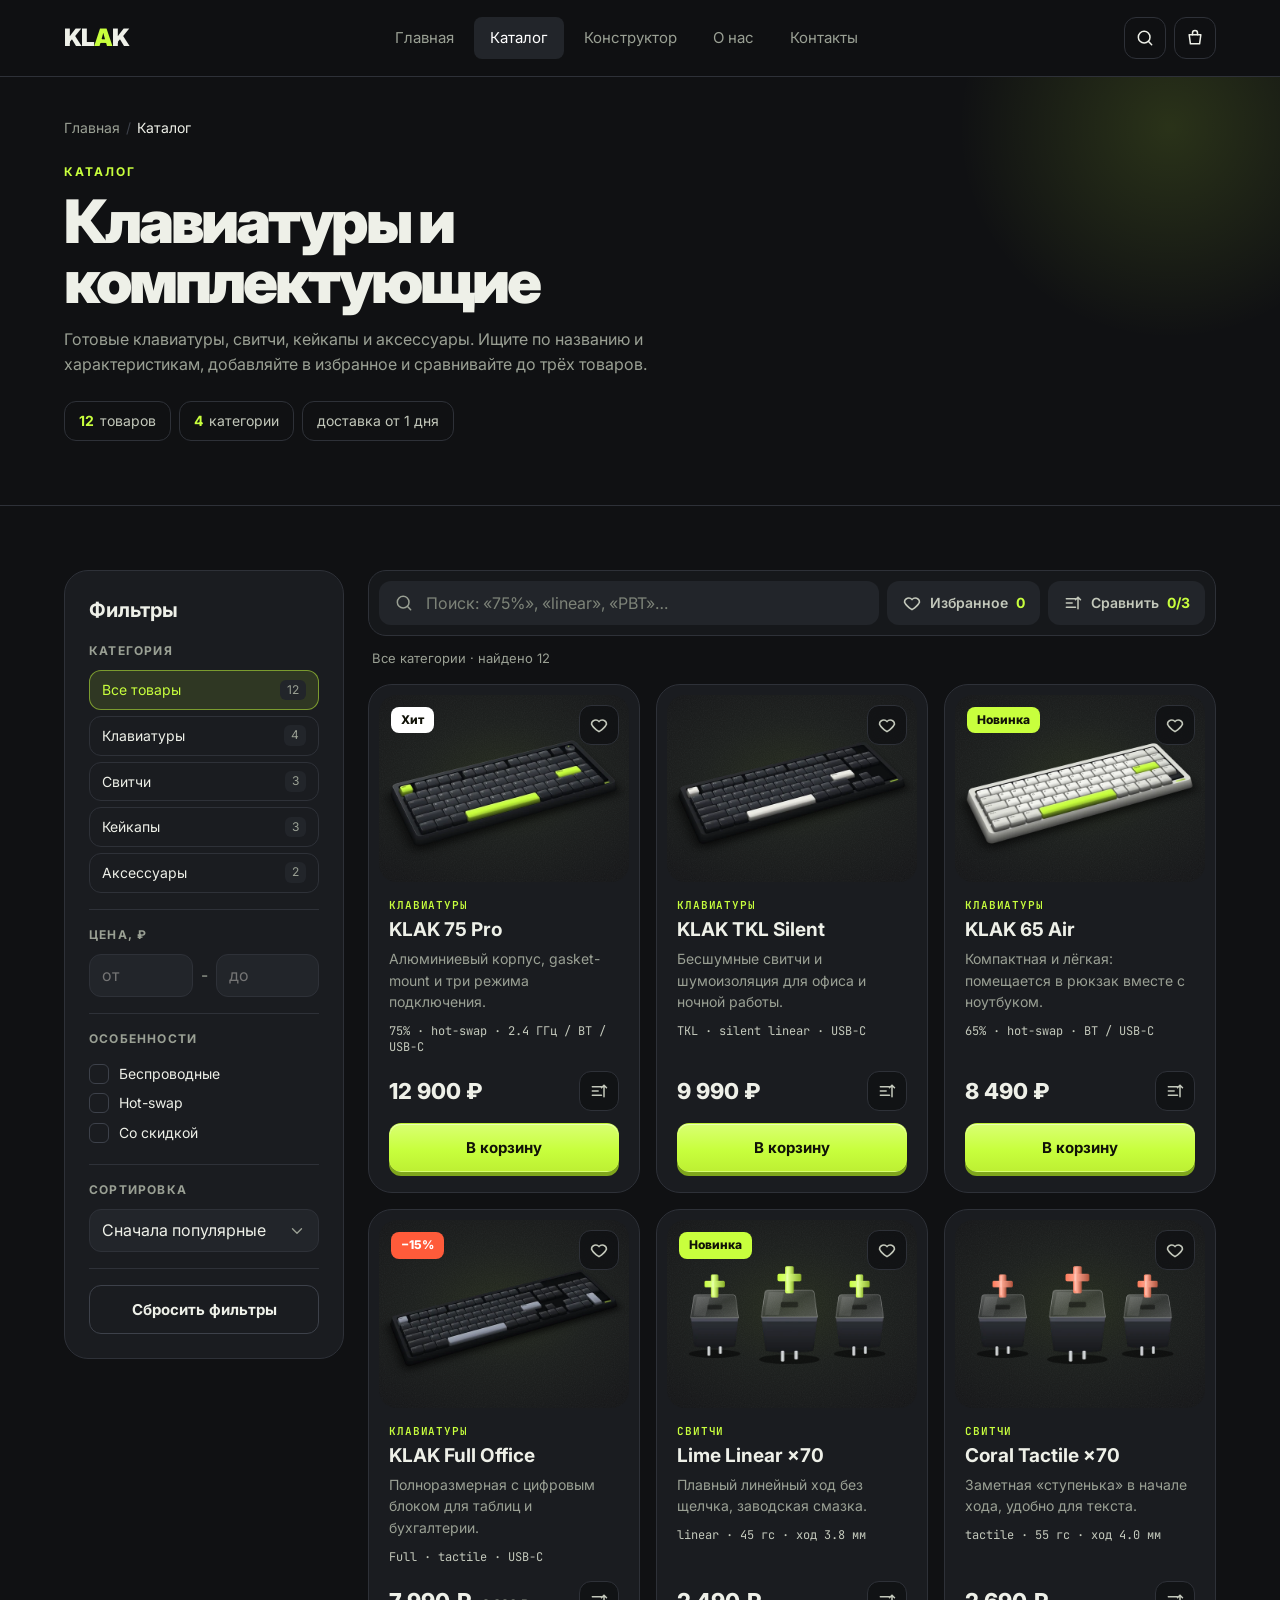
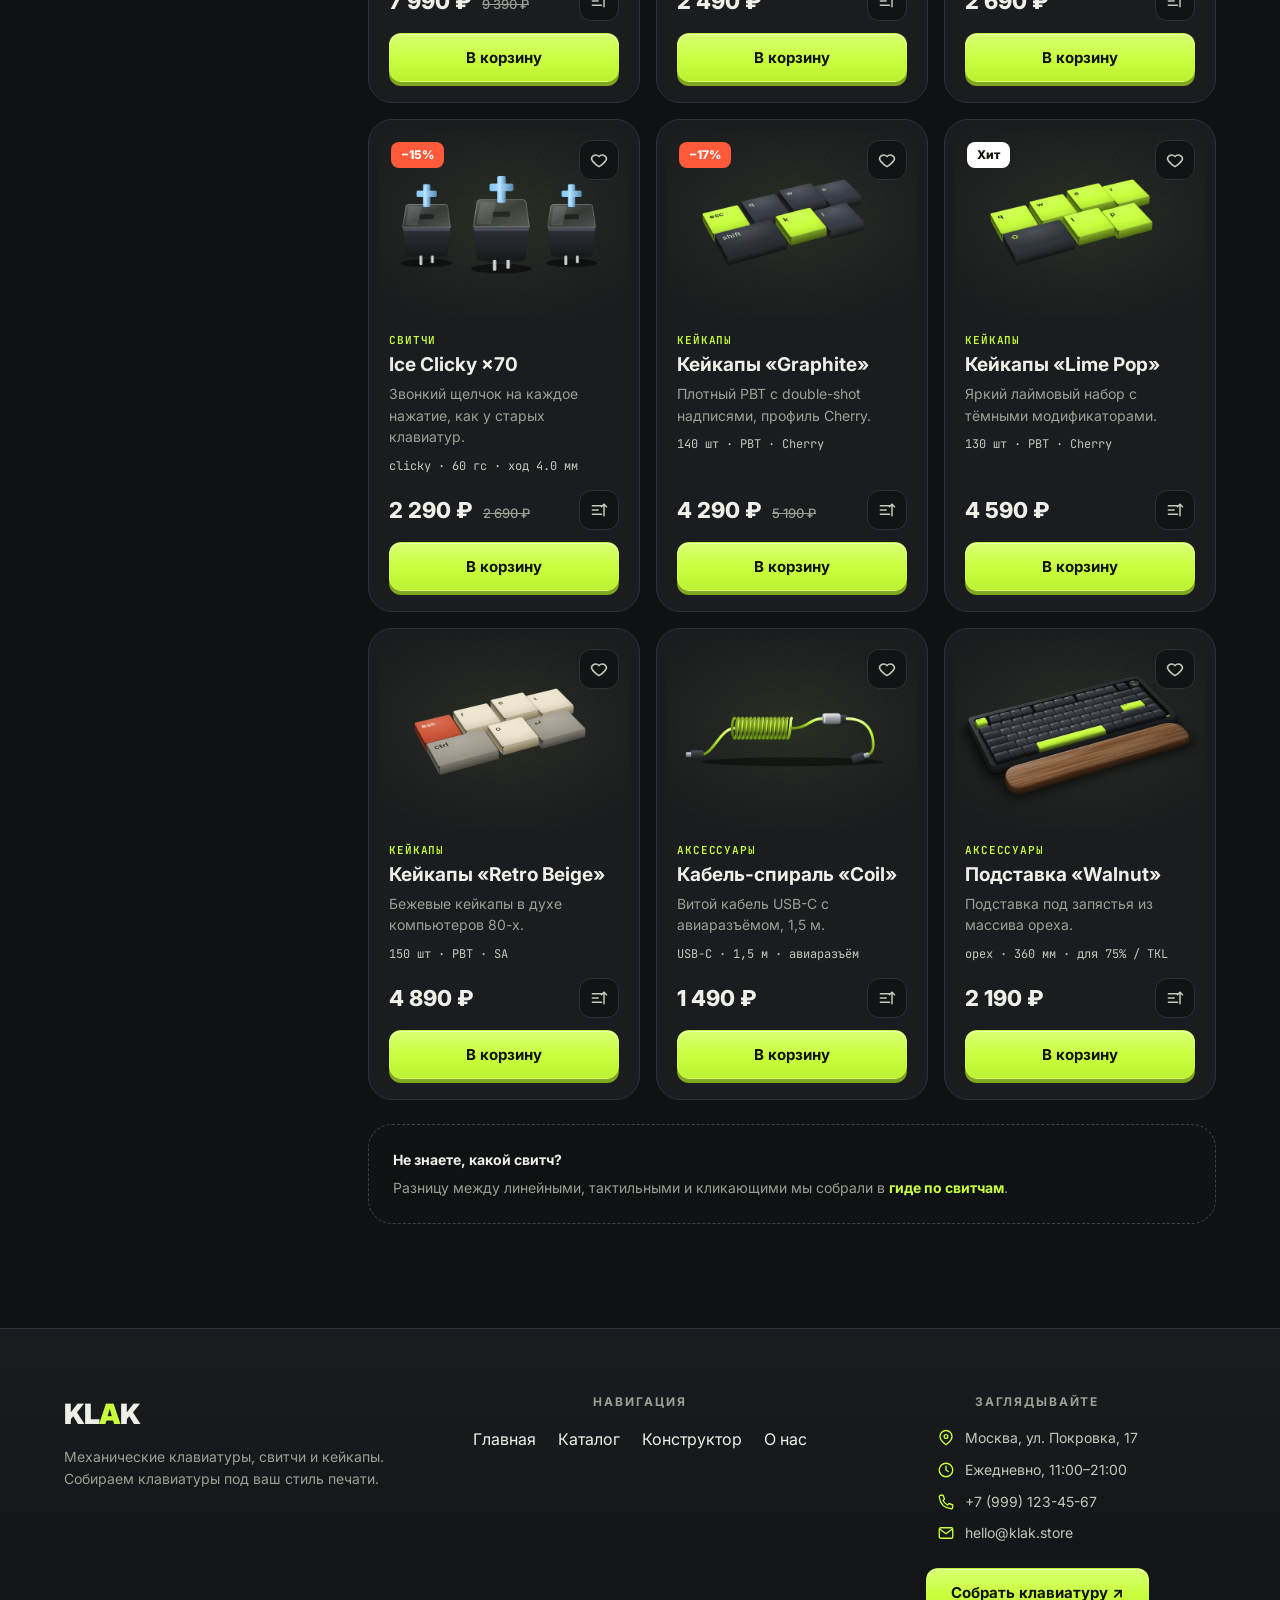
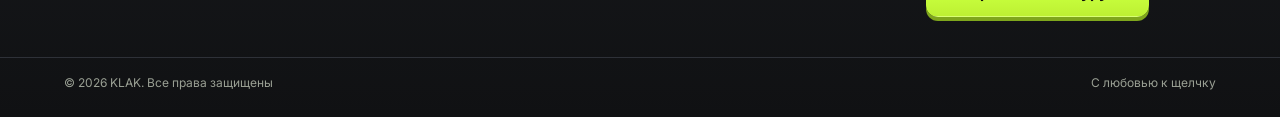
<file: catalog.html>
<!DOCTYPE html>
<html lang="ru">
<head>
  <meta charset="UTF-8">
  <meta name="viewport" content="width=device-width, initial-scale=1">
  <title>Каталог | KLAK</title>
  <meta name="description" content="Каталог KLAK: клавиатуры, свитчи, кейкапы и аксессуары. Поиск, фильтры, избранное и сравнение.">
  <meta name="theme-color" content="#101113">
  <link rel="icon" href="data:image/svg+xml,%3Csvg xmlns='http://www.w3.org/2000/svg' viewBox='0 0 64 64'%3E%3Crect width='64' height='64' rx='14' fill='%23c8ff3d'/%3E%3Ctext x='32' y='44' font-family='Arial' font-weight='900' font-size='34' text-anchor='middle' fill='%23101113'%3EK%3C/text%3E%3C/svg%3E">
  <link rel="preconnect" href="https://fonts.googleapis.com">
  <link rel="preconnect" href="https://fonts.gstatic.com" crossorigin>
  <link rel="stylesheet" href="https://fonts.googleapis.com/css2?family=Inter:wght@400;500;600;700;800;900&family=JetBrains+Mono:wght@400;600&display=swap">
  <link rel="stylesheet" href="css/style.css">
  <link rel="stylesheet" href="css/responsive.css">
</head>
<body>
  <a class="skip-link" href="#main">К содержанию</a>
  <header class="site-header">
    <div class="site-header__inner container">
      <a class="logo site-header__logo" href="index.html" aria-label="KLAK, на главную">KL<span class="logo__accent">A</span>K</a>
      <nav class="site-nav" id="site-nav" aria-label="Основная навигация">
        <ul class="site-nav__list">
          <li class="site-nav__item"><a class="site-nav__link" href="index.html">Главная</a></li>
          <li class="site-nav__item"><a class="site-nav__link site-nav__link--active" href="catalog.html" aria-current="page">Каталог</a></li>
          <li class="site-nav__item"><a class="site-nav__link" href="builder.html">Конструктор</a></li>
          <li class="site-nav__item"><a class="site-nav__link" href="about.html">О нас</a></li>
          <li class="site-nav__item"><a class="site-nav__link" href="contacts.html">Контакты</a></li>
        </ul>
      </nav>
      <div class="site-header__actions">
        <a class="icon-button" href="catalog.html#catalog-search" aria-label="Поиск по каталогу"><svg class="icon" viewBox="0 0 24 24" aria-hidden="true"><circle cx="11" cy="11" r="7"/><path d="m20 20-4-4"/></svg></a>
        <button class="icon-button icon-button--cart" type="button" data-cart-open aria-label="Корзина"><svg class="icon" viewBox="0 0 24 24" aria-hidden="true"><path d="M5 8h14l-1.5 11h-11z"/><path d="M9 8V6a3 3 0 0 1 6 0v2"/></svg><span class="icon-button__count" data-cart-count hidden>0</span></button>
        <button class="icon-button site-header__burger" type="button" data-menu-toggle aria-controls="site-nav" aria-expanded="false" aria-label="Открыть меню"><svg class="icon" viewBox="0 0 24 24" aria-hidden="true"><path d="M4 7h16M4 12h16M4 17h16"/></svg></button>
      </div>
    </div>
  </header>

  <main class="main" id="main">
    <section class="page-head">
      <div class="container">
      <nav class="breadcrumbs" aria-label="Хлебные крошки">
        <ol class="breadcrumbs__list"><li class="breadcrumbs__item"><a class="breadcrumbs__link" href="index.html">Главная</a></li><li class="breadcrumbs__item" aria-current="page" data-crumb-current>Каталог</li></ol>
      </nav>
        <p class="eyebrow">Каталог</p>
        <h1 class="page-head__title">Клавиатуры и комплектующие</h1>
        <p class="page-head__lead">Готовые клавиатуры, свитчи, кейкапы и аксессуары. Ищите по названию и характеристикам, добавляйте в избранное и сравнивайте до трёх товаров.</p>
        <ul class="page-head__tags"><li class="tag"><b>12</b> товаров</li><li class="tag"><b>4</b> категории</li><li class="tag">доставка от 1 дня</li></ul>
      </div>
    </section>

    <section class="section section--catalog" aria-label="Товары каталога">
      <div class="catalog-layout container">
        <!-- Фильтры каталога -->
        <aside class="catalog-filters" aria-labelledby="filters-title">
          <details class="catalog-filters__panel" open data-filters-panel>
          <summary class="catalog-filters__summary">Фильтры и сортировка</summary>
          <form class="catalog-filters__form" data-filters>
            <h2 class="catalog-filters__title" id="filters-title">Фильтры</h2>
            <fieldset class="catalog-filters__group">
              <legend class="catalog-filters__legend">Категория</legend>
              <ul class="catalog-filters__list">
              <li><label class="filter-option"><input class="filter-option__input" type="radio" name="category" value="all" checked><span class="filter-option__label">Все товары</span><span class="filter-option__count">12</span></label></li>
              <li><label class="filter-option"><input class="filter-option__input" type="radio" name="category" value="keyboards"><span class="filter-option__label">Клавиатуры</span><span class="filter-option__count">4</span></label></li>
              <li><label class="filter-option"><input class="filter-option__input" type="radio" name="category" value="switches"><span class="filter-option__label">Свитчи</span><span class="filter-option__count">3</span></label></li>
              <li><label class="filter-option"><input class="filter-option__input" type="radio" name="category" value="keycaps"><span class="filter-option__label">Кейкапы</span><span class="filter-option__count">3</span></label></li>
              <li><label class="filter-option"><input class="filter-option__input" type="radio" name="category" value="accessories"><span class="filter-option__label">Аксессуары</span><span class="filter-option__count">2</span></label></li>
              </ul>
            </fieldset>
            <fieldset class="catalog-filters__group">
              <legend class="catalog-filters__legend">Цена, ₽</legend>
              <div class="catalog-filters__price">
                <label class="visually-hidden" for="price-min">Цена от</label>
                <input class="catalog-filters__input" id="price-min" name="min" type="number" min="0" step="100" placeholder="от" inputmode="numeric">
                <span aria-hidden="true">-</span>
                <label class="visually-hidden" for="price-max">Цена до</label>
                <input class="catalog-filters__input" id="price-max" name="max" type="number" min="0" step="100" placeholder="до" inputmode="numeric">
              </div>
            </fieldset>
            <fieldset class="catalog-filters__group">
              <legend class="catalog-filters__legend">Особенности</legend>
              <label class="checkbox"><input class="checkbox__input" type="checkbox" name="flag" value="wireless"><span class="checkbox__box" aria-hidden="true"></span><span>Беспроводные</span></label>
              <label class="checkbox"><input class="checkbox__input" type="checkbox" name="flag" value="hotswap"><span class="checkbox__box" aria-hidden="true"></span><span>Hot-swap</span></label>
              <label class="checkbox"><input class="checkbox__input" type="checkbox" name="flag" value="sale"><span class="checkbox__box" aria-hidden="true"></span><span>Со скидкой</span></label>
            </fieldset>
            <fieldset class="catalog-filters__group">
              <legend class="catalog-filters__legend"><label for="sort">Сортировка</label></legend>
              <select class="catalog-filters__input catalog-filters__select" id="sort" name="sort">
                <option value="popular">Сначала популярные</option>
                <option value="cheap">Сначала дешевле</option>
                <option value="expensive">Сначала дороже</option>
                <option value="name">По названию</option>
              </select>
            </fieldset>
            <button class="button button--ghost button--wide" type="reset">Сбросить фильтры</button>
          </form>
          </details>

        </aside>

        <div class="catalog-layout__content">
          <!-- Sticky-панель: поиск, избранное, сравнение -->
          <div class="catalog-toolbar" data-toolbar>
            <label class="search-field" for="catalog-search">
              <svg class="icon" viewBox="0 0 24 24" aria-hidden="true"><circle cx="11" cy="11" r="7"/><path d="m20 20-4-4"/></svg>
              <span class="visually-hidden">Поиск по каталогу</span>
              <input class="search-field__input" id="catalog-search" type="search" placeholder="Поиск: «75%», «linear», «PBT»…" autocomplete="off" data-search>
            </label>
            <button class="toolbar-button" type="button" data-favorites-only aria-pressed="false"><svg class="icon" viewBox="0 0 24 24" aria-hidden="true"><path d="M12 20s-7-4.4-9-9a5 5 0 0 1 9-3 5 5 0 0 1 9 3c-2 4.6-9 9-9 9z"/></svg> <span>Избранное</span> <b data-favorites-count-inline>0</b></button>
            <button class="toolbar-button" type="button" data-compare-open><svg class="icon" viewBox="0 0 24 24" aria-hidden="true"><path d="M4 7h11M4 12h7M4 17h11M18 5v14M15 8l3-3 3 3"/></svg> <span>Сравнить</span> <b><span data-compare-count-inline>0</span>/3</b></button>
          </div>
          <p class="catalog-status" role="status" aria-live="polite" data-catalog-status>Найдено: 12</p>
          <div class="products-grid products-grid--catalog" data-catalog-grid>
        <article class="product-card product-card--hit" data-product-card data-id="klak-75-pro" data-category="keyboards" data-price="12900" data-flags="wireless hotswap" data-search="klak 75 pro клавиатуры алюминиевый корпус, gasket-mount и три режима подключения. 75% · hot-swap · 2.4 ггц / bt / usb-c 75%, 84 клавиши алюминий gasket да, 5-pin 2.4 ггц, bluetooth 5.1, usb-c 4000 ма·ч rgb, под клавишами 1,4 кг">
          <a class="product-card__media" href="product.html?id=klak-75-pro" tabindex="-1" aria-hidden="true">
            <img class="product-card__image" src="images/klak-75-pro-640.webp" srcset="images/klak-75-pro-640.webp 640w, images/klak-75-pro-1280.webp 1280w" sizes="(min-width: 1280px) 22vw, (min-width: 1024px) 30vw, (min-width: 640px) 50vw, 100vw" width="640" height="480" alt="KLAK 75 Pro" loading="lazy" decoding="async">
          </a>
          <span class="product-card__badge product-card__badge--hit">Хит</span>
          <button class="product-card__favorite" type="button" data-favorite="klak-75-pro" aria-pressed="false" aria-label="Добавить «KLAK 75 Pro» в избранное"><svg class="icon" viewBox="0 0 24 24" aria-hidden="true"><path d="M12 20s-7-4.4-9-9a5 5 0 0 1 9-3 5 5 0 0 1 9 3c-2 4.6-9 9-9 9z"/></svg></button>
          <div class="product-card__body">
            <p class="product-card__category">Клавиатуры</p>
            <h3 class="product-card__title"><a class="product-card__link" href="product.html?id=klak-75-pro">KLAK 75 Pro</a></h3>
            <p class="product-card__description">Алюминиевый корпус, gasket-mount и три режима подключения.</p>
            <p class="product-card__specs">75% · hot-swap · 2.4 ГГц / BT / USB-C</p>
            <div class="product-card__footer">
              <p class="product-card__price">12 900 ₽</p>
              <button class="product-card__compare" type="button" data-compare="klak-75-pro" aria-pressed="false" aria-label="Добавить «KLAK 75 Pro» к сравнению"><svg class="icon" viewBox="0 0 24 24" aria-hidden="true"><path d="M4 7h11M4 12h7M4 17h11M18 5v14M15 8l3-3 3 3"/></svg></button>
            </div>
            <button class="button button--primary product-card__buy" type="button" data-add-to-cart="klak-75-pro">В корзину</button>
          </div>
        </article>
        <article class="product-card" data-product-card data-id="klak-tkl-silent" data-category="keyboards" data-price="9990" data-flags="hotswap" data-search="klak tkl silent клавиатуры бесшумные свитчи и шумоизоляция для офиса и ночной работы. tkl · silent linear · usb-c tkl, 87 клавиш пластик abs tray да, 3-pin usb-c нет белая 0,9 кг">
          <a class="product-card__media" href="product.html?id=klak-tkl-silent" tabindex="-1" aria-hidden="true">
            <img class="product-card__image" src="images/klak-tkl-silent-640.webp" srcset="images/klak-tkl-silent-640.webp 640w, images/klak-tkl-silent-1280.webp 1280w" sizes="(min-width: 1280px) 22vw, (min-width: 1024px) 30vw, (min-width: 640px) 50vw, 100vw" width="640" height="480" alt="KLAK TKL Silent" loading="lazy" decoding="async">
          </a>
          <button class="product-card__favorite" type="button" data-favorite="klak-tkl-silent" aria-pressed="false" aria-label="Добавить «KLAK TKL Silent» в избранное"><svg class="icon" viewBox="0 0 24 24" aria-hidden="true"><path d="M12 20s-7-4.4-9-9a5 5 0 0 1 9-3 5 5 0 0 1 9 3c-2 4.6-9 9-9 9z"/></svg></button>
          <div class="product-card__body">
            <p class="product-card__category">Клавиатуры</p>
            <h3 class="product-card__title"><a class="product-card__link" href="product.html?id=klak-tkl-silent">KLAK TKL Silent</a></h3>
            <p class="product-card__description">Бесшумные свитчи и шумоизоляция для офиса и ночной работы.</p>
            <p class="product-card__specs">TKL · silent linear · USB-C</p>
            <div class="product-card__footer">
              <p class="product-card__price">9 990 ₽</p>
              <button class="product-card__compare" type="button" data-compare="klak-tkl-silent" aria-pressed="false" aria-label="Добавить «KLAK TKL Silent» к сравнению"><svg class="icon" viewBox="0 0 24 24" aria-hidden="true"><path d="M4 7h11M4 12h7M4 17h11M18 5v14M15 8l3-3 3 3"/></svg></button>
            </div>
            <button class="button button--primary product-card__buy" type="button" data-add-to-cart="klak-tkl-silent">В корзину</button>
          </div>
        </article>
        <article class="product-card product-card--new" data-product-card data-id="klak-65-air" data-category="keyboards" data-price="8490" data-flags="wireless hotswap" data-search="klak 65 air клавиатуры компактная и лёгкая: помещается в рюкзак вместе с ноутбуком. 65% · hot-swap · bt / usb-c 65%, 68 клавиш пластик pc gasket да, 5-pin bluetooth 5.1, usb-c 3000 ма·ч rgb 0,7 кг">
          <a class="product-card__media" href="product.html?id=klak-65-air" tabindex="-1" aria-hidden="true">
            <img class="product-card__image" src="images/klak-65-air-640.webp" srcset="images/klak-65-air-640.webp 640w, images/klak-65-air-1280.webp 1280w" sizes="(min-width: 1280px) 22vw, (min-width: 1024px) 30vw, (min-width: 640px) 50vw, 100vw" width="640" height="480" alt="KLAK 65 Air" loading="lazy" decoding="async">
          </a>
          <span class="product-card__badge product-card__badge--new">Новинка</span>
          <button class="product-card__favorite" type="button" data-favorite="klak-65-air" aria-pressed="false" aria-label="Добавить «KLAK 65 Air» в избранное"><svg class="icon" viewBox="0 0 24 24" aria-hidden="true"><path d="M12 20s-7-4.4-9-9a5 5 0 0 1 9-3 5 5 0 0 1 9 3c-2 4.6-9 9-9 9z"/></svg></button>
          <div class="product-card__body">
            <p class="product-card__category">Клавиатуры</p>
            <h3 class="product-card__title"><a class="product-card__link" href="product.html?id=klak-65-air">KLAK 65 Air</a></h3>
            <p class="product-card__description">Компактная и лёгкая: помещается в рюкзак вместе с ноутбуком.</p>
            <p class="product-card__specs">65% · hot-swap · BT / USB-C</p>
            <div class="product-card__footer">
              <p class="product-card__price">8 490 ₽</p>
              <button class="product-card__compare" type="button" data-compare="klak-65-air" aria-pressed="false" aria-label="Добавить «KLAK 65 Air» к сравнению"><svg class="icon" viewBox="0 0 24 24" aria-hidden="true"><path d="M4 7h11M4 12h7M4 17h11M18 5v14M15 8l3-3 3 3"/></svg></button>
            </div>
            <button class="button button--primary product-card__buy" type="button" data-add-to-cart="klak-65-air">В корзину</button>
          </div>
        </article>
        <article class="product-card product-card--sale" data-product-card data-id="klak-full-office" data-category="keyboards" data-price="7990" data-flags="sale" data-search="klak full office клавиатуры полноразмерная с цифровым блоком для таблиц и бухгалтерии. full · tactile · usb-c 100%, 104 клавиши пластик abs tray нет usb-c нет белая 1,1 кг">
          <a class="product-card__media" href="product.html?id=klak-full-office" tabindex="-1" aria-hidden="true">
            <img class="product-card__image" src="images/klak-full-office-640.webp" srcset="images/klak-full-office-640.webp 640w, images/klak-full-office-1280.webp 1280w" sizes="(min-width: 1280px) 22vw, (min-width: 1024px) 30vw, (min-width: 640px) 50vw, 100vw" width="640" height="480" alt="KLAK Full Office" loading="lazy" decoding="async">
          </a>
          <span class="product-card__badge product-card__badge--sale">−15%</span>
          <button class="product-card__favorite" type="button" data-favorite="klak-full-office" aria-pressed="false" aria-label="Добавить «KLAK Full Office» в избранное"><svg class="icon" viewBox="0 0 24 24" aria-hidden="true"><path d="M12 20s-7-4.4-9-9a5 5 0 0 1 9-3 5 5 0 0 1 9 3c-2 4.6-9 9-9 9z"/></svg></button>
          <div class="product-card__body">
            <p class="product-card__category">Клавиатуры</p>
            <h3 class="product-card__title"><a class="product-card__link" href="product.html?id=klak-full-office">KLAK Full Office</a></h3>
            <p class="product-card__description">Полноразмерная с цифровым блоком для таблиц и бухгалтерии.</p>
            <p class="product-card__specs">Full · tactile · USB-C</p>
            <div class="product-card__footer">
              <p class="product-card__price">7 990 ₽ <s class="product-card__old-price">9 390 ₽</s></p>
              <button class="product-card__compare" type="button" data-compare="klak-full-office" aria-pressed="false" aria-label="Добавить «KLAK Full Office» к сравнению"><svg class="icon" viewBox="0 0 24 24" aria-hidden="true"><path d="M4 7h11M4 12h7M4 17h11M18 5v14M15 8l3-3 3 3"/></svg></button>
            </div>
            <button class="button button--primary product-card__buy" type="button" data-add-to-cart="klak-full-office">В корзину</button>
          </div>
        </article>
        <article class="product-card product-card--new" data-product-card data-id="lime-linear" data-category="switches" data-price="2490" data-flags="" data-search="lime linear ×70 свитчи плавный линейный ход без щелчка, заводская смазка. linear · 45 гс · ход 3.8 мм линейный 45 гс 3,8 мм 2,0 мм 5-pin заводская тихий 70 шт">
          <a class="product-card__media" href="product.html?id=lime-linear" tabindex="-1" aria-hidden="true">
            <img class="product-card__image" src="images/lime-linear-640.webp" srcset="images/lime-linear-640.webp 640w, images/lime-linear-1280.webp 1280w" sizes="(min-width: 1280px) 22vw, (min-width: 1024px) 30vw, (min-width: 640px) 50vw, 100vw" width="640" height="480" alt="Lime Linear ×70" loading="lazy" decoding="async">
          </a>
          <span class="product-card__badge product-card__badge--new">Новинка</span>
          <button class="product-card__favorite" type="button" data-favorite="lime-linear" aria-pressed="false" aria-label="Добавить «Lime Linear ×70» в избранное"><svg class="icon" viewBox="0 0 24 24" aria-hidden="true"><path d="M12 20s-7-4.4-9-9a5 5 0 0 1 9-3 5 5 0 0 1 9 3c-2 4.6-9 9-9 9z"/></svg></button>
          <div class="product-card__body">
            <p class="product-card__category">Свитчи</p>
            <h3 class="product-card__title"><a class="product-card__link" href="product.html?id=lime-linear">Lime Linear ×70</a></h3>
            <p class="product-card__description">Плавный линейный ход без щелчка, заводская смазка.</p>
            <p class="product-card__specs">linear · 45 гс · ход 3.8 мм</p>
            <div class="product-card__footer">
              <p class="product-card__price">2 490 ₽</p>
              <button class="product-card__compare" type="button" data-compare="lime-linear" aria-pressed="false" aria-label="Добавить «Lime Linear ×70» к сравнению"><svg class="icon" viewBox="0 0 24 24" aria-hidden="true"><path d="M4 7h11M4 12h7M4 17h11M18 5v14M15 8l3-3 3 3"/></svg></button>
            </div>
            <button class="button button--primary product-card__buy" type="button" data-add-to-cart="lime-linear">В корзину</button>
          </div>
        </article>
        <article class="product-card" data-product-card data-id="coral-tactile" data-category="switches" data-price="2690" data-flags="" data-search="coral tactile ×70 свитчи заметная «ступенька» в начале хода, удобно для текста. tactile · 55 гс · ход 4.0 мм тактильный 55 гс 4,0 мм 2,0 мм 5-pin заводская средний 70 шт">
          <a class="product-card__media" href="product.html?id=coral-tactile" tabindex="-1" aria-hidden="true">
            <img class="product-card__image" src="images/coral-tactile-640.webp" srcset="images/coral-tactile-640.webp 640w, images/coral-tactile-1280.webp 1280w" sizes="(min-width: 1280px) 22vw, (min-width: 1024px) 30vw, (min-width: 640px) 50vw, 100vw" width="640" height="480" alt="Coral Tactile ×70" loading="lazy" decoding="async">
          </a>
          <button class="product-card__favorite" type="button" data-favorite="coral-tactile" aria-pressed="false" aria-label="Добавить «Coral Tactile ×70» в избранное"><svg class="icon" viewBox="0 0 24 24" aria-hidden="true"><path d="M12 20s-7-4.4-9-9a5 5 0 0 1 9-3 5 5 0 0 1 9 3c-2 4.6-9 9-9 9z"/></svg></button>
          <div class="product-card__body">
            <p class="product-card__category">Свитчи</p>
            <h3 class="product-card__title"><a class="product-card__link" href="product.html?id=coral-tactile">Coral Tactile ×70</a></h3>
            <p class="product-card__description">Заметная «ступенька» в начале хода, удобно для текста.</p>
            <p class="product-card__specs">tactile · 55 гс · ход 4.0 мм</p>
            <div class="product-card__footer">
              <p class="product-card__price">2 690 ₽</p>
              <button class="product-card__compare" type="button" data-compare="coral-tactile" aria-pressed="false" aria-label="Добавить «Coral Tactile ×70» к сравнению"><svg class="icon" viewBox="0 0 24 24" aria-hidden="true"><path d="M4 7h11M4 12h7M4 17h11M18 5v14M15 8l3-3 3 3"/></svg></button>
            </div>
            <button class="button button--primary product-card__buy" type="button" data-add-to-cart="coral-tactile">В корзину</button>
          </div>
        </article>
        <article class="product-card product-card--sale" data-product-card data-id="ice-clicky" data-category="switches" data-price="2290" data-flags="sale" data-search="ice clicky ×70 свитчи звонкий щелчок на каждое нажатие, как у старых клавиатур. clicky · 60 гс · ход 4.0 мм кликающий 60 гс 4,0 мм 2,2 мм 3-pin нет громкий 70 шт">
          <a class="product-card__media" href="product.html?id=ice-clicky" tabindex="-1" aria-hidden="true">
            <img class="product-card__image" src="images/ice-clicky-640.webp" srcset="images/ice-clicky-640.webp 640w, images/ice-clicky-1280.webp 1280w" sizes="(min-width: 1280px) 22vw, (min-width: 1024px) 30vw, (min-width: 640px) 50vw, 100vw" width="640" height="480" alt="Ice Clicky ×70" loading="lazy" decoding="async">
          </a>
          <span class="product-card__badge product-card__badge--sale">−15%</span>
          <button class="product-card__favorite" type="button" data-favorite="ice-clicky" aria-pressed="false" aria-label="Добавить «Ice Clicky ×70» в избранное"><svg class="icon" viewBox="0 0 24 24" aria-hidden="true"><path d="M12 20s-7-4.4-9-9a5 5 0 0 1 9-3 5 5 0 0 1 9 3c-2 4.6-9 9-9 9z"/></svg></button>
          <div class="product-card__body">
            <p class="product-card__category">Свитчи</p>
            <h3 class="product-card__title"><a class="product-card__link" href="product.html?id=ice-clicky">Ice Clicky ×70</a></h3>
            <p class="product-card__description">Звонкий щелчок на каждое нажатие, как у старых клавиатур.</p>
            <p class="product-card__specs">clicky · 60 гс · ход 4.0 мм</p>
            <div class="product-card__footer">
              <p class="product-card__price">2 290 ₽ <s class="product-card__old-price">2 690 ₽</s></p>
              <button class="product-card__compare" type="button" data-compare="ice-clicky" aria-pressed="false" aria-label="Добавить «Ice Clicky ×70» к сравнению"><svg class="icon" viewBox="0 0 24 24" aria-hidden="true"><path d="M4 7h11M4 12h7M4 17h11M18 5v14M15 8l3-3 3 3"/></svg></button>
            </div>
            <button class="button button--primary product-card__buy" type="button" data-add-to-cart="ice-clicky">В корзину</button>
          </div>
        </article>
        <article class="product-card product-card--sale" data-product-card data-id="graphite-caps" data-category="keycaps" data-price="4290" data-flags="sale" data-search="кейкапы «graphite» кейкапы плотный pbt с double-shot надписями, профиль cherry. 140 шт · pbt · cherry pbt, 1,5 мм double-shot cherry 140 шт ansi + кириллица mx-стебель графит + лайм 0,4 кг">
          <a class="product-card__media" href="product.html?id=graphite-caps" tabindex="-1" aria-hidden="true">
            <img class="product-card__image" src="images/graphite-caps-640.webp" srcset="images/graphite-caps-640.webp 640w, images/graphite-caps-1280.webp 1280w" sizes="(min-width: 1280px) 22vw, (min-width: 1024px) 30vw, (min-width: 640px) 50vw, 100vw" width="640" height="480" alt="Кейкапы «Graphite»" loading="lazy" decoding="async">
          </a>
          <span class="product-card__badge product-card__badge--sale">−17%</span>
          <button class="product-card__favorite" type="button" data-favorite="graphite-caps" aria-pressed="false" aria-label="Добавить «Кейкапы «Graphite»» в избранное"><svg class="icon" viewBox="0 0 24 24" aria-hidden="true"><path d="M12 20s-7-4.4-9-9a5 5 0 0 1 9-3 5 5 0 0 1 9 3c-2 4.6-9 9-9 9z"/></svg></button>
          <div class="product-card__body">
            <p class="product-card__category">Кейкапы</p>
            <h3 class="product-card__title"><a class="product-card__link" href="product.html?id=graphite-caps">Кейкапы «Graphite»</a></h3>
            <p class="product-card__description">Плотный PBT с double-shot надписями, профиль Cherry.</p>
            <p class="product-card__specs">140 шт · PBT · Cherry</p>
            <div class="product-card__footer">
              <p class="product-card__price">4 290 ₽ <s class="product-card__old-price">5 190 ₽</s></p>
              <button class="product-card__compare" type="button" data-compare="graphite-caps" aria-pressed="false" aria-label="Добавить «Кейкапы «Graphite»» к сравнению"><svg class="icon" viewBox="0 0 24 24" aria-hidden="true"><path d="M4 7h11M4 12h7M4 17h11M18 5v14M15 8l3-3 3 3"/></svg></button>
            </div>
            <button class="button button--primary product-card__buy" type="button" data-add-to-cart="graphite-caps">В корзину</button>
          </div>
        </article>
        <article class="product-card product-card--hit" data-product-card data-id="lime-caps" data-category="keycaps" data-price="4590" data-flags="" data-search="кейкапы «lime pop» кейкапы яркий лаймовый набор с тёмными модификаторами. 130 шт · pbt · cherry pbt, 1,4 мм dye-sub cherry 130 шт ansi + кириллица mx-стебель лайм + графит 0,38 кг">
          <a class="product-card__media" href="product.html?id=lime-caps" tabindex="-1" aria-hidden="true">
            <img class="product-card__image" src="images/lime-caps-640.webp" srcset="images/lime-caps-640.webp 640w, images/lime-caps-1280.webp 1280w" sizes="(min-width: 1280px) 22vw, (min-width: 1024px) 30vw, (min-width: 640px) 50vw, 100vw" width="640" height="480" alt="Кейкапы «Lime Pop»" loading="lazy" decoding="async">
          </a>
          <span class="product-card__badge product-card__badge--hit">Хит</span>
          <button class="product-card__favorite" type="button" data-favorite="lime-caps" aria-pressed="false" aria-label="Добавить «Кейкапы «Lime Pop»» в избранное"><svg class="icon" viewBox="0 0 24 24" aria-hidden="true"><path d="M12 20s-7-4.4-9-9a5 5 0 0 1 9-3 5 5 0 0 1 9 3c-2 4.6-9 9-9 9z"/></svg></button>
          <div class="product-card__body">
            <p class="product-card__category">Кейкапы</p>
            <h3 class="product-card__title"><a class="product-card__link" href="product.html?id=lime-caps">Кейкапы «Lime Pop»</a></h3>
            <p class="product-card__description">Яркий лаймовый набор с тёмными модификаторами.</p>
            <p class="product-card__specs">130 шт · PBT · Cherry</p>
            <div class="product-card__footer">
              <p class="product-card__price">4 590 ₽</p>
              <button class="product-card__compare" type="button" data-compare="lime-caps" aria-pressed="false" aria-label="Добавить «Кейкапы «Lime Pop»» к сравнению"><svg class="icon" viewBox="0 0 24 24" aria-hidden="true"><path d="M4 7h11M4 12h7M4 17h11M18 5v14M15 8l3-3 3 3"/></svg></button>
            </div>
            <button class="button button--primary product-card__buy" type="button" data-add-to-cart="lime-caps">В корзину</button>
          </div>
        </article>
        <article class="product-card" data-product-card data-id="retro-caps" data-category="keycaps" data-price="4890" data-flags="" data-search="кейкапы «retro beige» кейкапы бежевые кейкапы в духе компьютеров 80-х. 150 шт · pbt · sa pbt, 1,5 мм dye-sub sa 150 шт ansi + кириллица mx-стебель бежевый + серый 0,52 кг">
          <a class="product-card__media" href="product.html?id=retro-caps" tabindex="-1" aria-hidden="true">
            <img class="product-card__image" src="images/retro-caps-640.webp" srcset="images/retro-caps-640.webp 640w, images/retro-caps-1280.webp 1280w" sizes="(min-width: 1280px) 22vw, (min-width: 1024px) 30vw, (min-width: 640px) 50vw, 100vw" width="640" height="480" alt="Кейкапы «Retro Beige»" loading="lazy" decoding="async">
          </a>
          <button class="product-card__favorite" type="button" data-favorite="retro-caps" aria-pressed="false" aria-label="Добавить «Кейкапы «Retro Beige»» в избранное"><svg class="icon" viewBox="0 0 24 24" aria-hidden="true"><path d="M12 20s-7-4.4-9-9a5 5 0 0 1 9-3 5 5 0 0 1 9 3c-2 4.6-9 9-9 9z"/></svg></button>
          <div class="product-card__body">
            <p class="product-card__category">Кейкапы</p>
            <h3 class="product-card__title"><a class="product-card__link" href="product.html?id=retro-caps">Кейкапы «Retro Beige»</a></h3>
            <p class="product-card__description">Бежевые кейкапы в духе компьютеров 80-х.</p>
            <p class="product-card__specs">150 шт · PBT · SA</p>
            <div class="product-card__footer">
              <p class="product-card__price">4 890 ₽</p>
              <button class="product-card__compare" type="button" data-compare="retro-caps" aria-pressed="false" aria-label="Добавить «Кейкапы «Retro Beige»» к сравнению"><svg class="icon" viewBox="0 0 24 24" aria-hidden="true"><path d="M4 7h11M4 12h7M4 17h11M18 5v14M15 8l3-3 3 3"/></svg></button>
            </div>
            <button class="button button--primary product-card__buy" type="button" data-add-to-cart="retro-caps">В корзину</button>
          </div>
        </article>
        <article class="product-card" data-product-card data-id="coil-cable" data-category="accessories" data-price="1490" data-flags="" data-search="кабель-спираль «coil» аксессуары витой кабель usb-c с авиаразъёмом, 1,5 м. usb-c · 1,5 м · авиаразъём usb-c → usb-c 1,5 м 20 см да нейлон лайм любые usb-c клавиатуры 0,12 кг">
          <a class="product-card__media" href="product.html?id=coil-cable" tabindex="-1" aria-hidden="true">
            <img class="product-card__image" src="images/coil-cable-640.webp" srcset="images/coil-cable-640.webp 640w, images/coil-cable-1280.webp 1280w" sizes="(min-width: 1280px) 22vw, (min-width: 1024px) 30vw, (min-width: 640px) 50vw, 100vw" width="640" height="480" alt="Кабель-спираль «Coil»" loading="lazy" decoding="async">
          </a>
          <button class="product-card__favorite" type="button" data-favorite="coil-cable" aria-pressed="false" aria-label="Добавить «Кабель-спираль «Coil»» в избранное"><svg class="icon" viewBox="0 0 24 24" aria-hidden="true"><path d="M12 20s-7-4.4-9-9a5 5 0 0 1 9-3 5 5 0 0 1 9 3c-2 4.6-9 9-9 9z"/></svg></button>
          <div class="product-card__body">
            <p class="product-card__category">Аксессуары</p>
            <h3 class="product-card__title"><a class="product-card__link" href="product.html?id=coil-cable">Кабель-спираль «Coil»</a></h3>
            <p class="product-card__description">Витой кабель USB-C с авиаразъёмом, 1,5 м.</p>
            <p class="product-card__specs">USB-C · 1,5 м · авиаразъём</p>
            <div class="product-card__footer">
              <p class="product-card__price">1 490 ₽</p>
              <button class="product-card__compare" type="button" data-compare="coil-cable" aria-pressed="false" aria-label="Добавить «Кабель-спираль «Coil»» к сравнению"><svg class="icon" viewBox="0 0 24 24" aria-hidden="true"><path d="M4 7h11M4 12h7M4 17h11M18 5v14M15 8l3-3 3 3"/></svg></button>
            </div>
            <button class="button button--primary product-card__buy" type="button" data-add-to-cart="coil-cable">В корзину</button>
          </div>
        </article>
        <article class="product-card" data-product-card data-id="wrist-rest" data-category="accessories" data-price="2190" data-flags="" data-search="подставка «walnut» аксессуары подставка под запястья из массива ореха. орех · 360 мм · для 75% / tkl массив ореха 360 мм 85 мм 18 мм резина масло 75% и tkl 0,35 кг">
          <a class="product-card__media" href="product.html?id=wrist-rest" tabindex="-1" aria-hidden="true">
            <img class="product-card__image" src="images/wrist-rest-640.webp" srcset="images/wrist-rest-640.webp 640w, images/wrist-rest-1280.webp 1280w" sizes="(min-width: 1280px) 22vw, (min-width: 1024px) 30vw, (min-width: 640px) 50vw, 100vw" width="640" height="480" alt="Подставка «Walnut»" loading="lazy" decoding="async">
          </a>
          <button class="product-card__favorite" type="button" data-favorite="wrist-rest" aria-pressed="false" aria-label="Добавить «Подставка «Walnut»» в избранное"><svg class="icon" viewBox="0 0 24 24" aria-hidden="true"><path d="M12 20s-7-4.4-9-9a5 5 0 0 1 9-3 5 5 0 0 1 9 3c-2 4.6-9 9-9 9z"/></svg></button>
          <div class="product-card__body">
            <p class="product-card__category">Аксессуары</p>
            <h3 class="product-card__title"><a class="product-card__link" href="product.html?id=wrist-rest">Подставка «Walnut»</a></h3>
            <p class="product-card__description">Подставка под запястья из массива ореха.</p>
            <p class="product-card__specs">орех · 360 мм · для 75% / TKL</p>
            <div class="product-card__footer">
              <p class="product-card__price">2 190 ₽</p>
              <button class="product-card__compare" type="button" data-compare="wrist-rest" aria-pressed="false" aria-label="Добавить «Подставка «Walnut»» к сравнению"><svg class="icon" viewBox="0 0 24 24" aria-hidden="true"><path d="M4 7h11M4 12h7M4 17h11M18 5v14M15 8l3-3 3 3"/></svg></button>
            </div>
            <button class="button button--primary product-card__buy" type="button" data-add-to-cart="wrist-rest">В корзину</button>
          </div>
        </article>
          </div>
          <div class="empty-state" data-catalog-empty hidden>
            <h3 class="empty-state__title">Ничего не нашлось</h3>
            <p class="empty-state__text">Попробуйте другое слово или сбросьте фильтры.</p>
            <button class="button button--ghost" type="button" data-catalog-reset>Сбросить фильтры</button>
          </div>
          <div class="catalog-hint">
            <p class="catalog-hint__title">Не знаете, какой свитч?</p>
            <p>Разницу между линейными, тактильными и кликающими мы собрали в <a class="text-link" href="index.html#switches">гиде по свитчам</a>.</p>
          </div>
        </div>
      </div>
    </section>
  </main>

  <footer class="site-footer">
    <div class="site-footer__inner container">
      <div class="site-footer__brand">
        <a class="logo site-footer__logo" href="index.html">KL<span class="logo__accent">A</span>K</a>
        <p class="site-footer__text">Механические клавиатуры, свитчи и кейкапы.<br>Собираем клавиатуры под ваш стиль печати.</p>
      </div>
      <nav class="site-footer__nav" aria-label="Навигация в подвале">
        <p class="eyebrow site-footer__title">Навигация</p>
        <ul class="site-footer__list">
          <li><a class="site-footer__link" href="index.html">Главная</a></li>
          <li><a class="site-footer__link" href="catalog.html">Каталог</a></li>
          <li><a class="site-footer__link" href="builder.html">Конструктор</a></li>
          <li><a class="site-footer__link" href="about.html">О нас</a></li>
        </ul>
      </nav>
      <div class="site-footer__contacts">
        <p class="eyebrow site-footer__title">Заглядывайте</p>
        <ul class="site-footer__contact-list">
          <li class="site-footer__contact"><svg class="icon" viewBox="0 0 24 24" aria-hidden="true"><path d="M20 10c0 5-8 11-8 11S4 15 4 10a8 8 0 1 1 16 0Z"/><circle cx="12" cy="10" r="2.5"/></svg><span>Москва, ул.&nbsp;Покровка,&nbsp;17</span></li>
          <li class="site-footer__contact"><svg class="icon" viewBox="0 0 24 24" aria-hidden="true"><circle cx="12" cy="12" r="9"/><path d="M12 7v5l3 2"/></svg><span class="nowrap">Ежедневно, 11:00–21:00</span></li>
          <li class="site-footer__contact"><svg class="icon" viewBox="0 0 24 24" aria-hidden="true"><path d="M5 3h3l2 5-2 2a15 15 0 0 0 6 6l2-2 5 2v3a2 2 0 0 1-2 2C10 20 4 14 3 5a2 2 0 0 1 2-2Z"/></svg><a href="tel:+79991234567">+7&nbsp;(999)&nbsp;123-45-67</a></li>
          <li class="site-footer__contact"><svg class="icon" viewBox="0 0 24 24" aria-hidden="true"><rect x="3" y="5" width="18" height="14" rx="2"/><path d="m4 7 8 6 8-6"/></svg><a href="mailto:hello@klak.store">hello@klak.store</a></li>
        </ul>
        <a class="button button--primary site-footer__cta" href="builder.html">Собрать клавиатуру ↗</a>
      </div>
    </div>
    <div class="site-footer__bottom container">
      <span>© 2026 KLAK. Все права защищены</span>
      <span>С любовью к щелчку</span>
    </div>
  </footer>

  <!-- Корзина: боковая панель (position: fixed + overlay) -->
  <div class="cart-drawer" id="cart-drawer" hidden>
    <div class="cart-drawer__overlay" data-cart-close></div>
    <aside class="cart-drawer__panel" role="dialog" aria-modal="true" aria-labelledby="cart-title">
      <div class="cart-drawer__head">
        <h2 class="cart-drawer__title" id="cart-title">Корзина</h2>
        <button class="icon-button" type="button" data-cart-close aria-label="Закрыть корзину"><svg class="icon" viewBox="0 0 24 24" aria-hidden="true"><path d="M6 6l12 12M18 6 6 18"/></svg></button>
      </div>
      <div class="cart-drawer__items" data-cart-items></div>
      <div class="cart-drawer__foot">
        <p class="cart-drawer__total"><span>Итого</span><b data-cart-total>0 ₽</b></p>
        <a class="button button--primary button--wide" href="order.html" data-cart-checkout>Оформить заказ</a>
      </div>
    </aside>
  </div>

  <!-- Сравнение: нативный dialog -->
  <dialog class="compare-dialog" id="compare-dialog" aria-labelledby="compare-title">
    <div class="compare-dialog__head">
      <h2 class="compare-dialog__title" id="compare-title">Сравнение товаров</h2>
      <button class="icon-button" type="button" data-compare-close aria-label="Закрыть сравнение"><svg class="icon" viewBox="0 0 24 24" aria-hidden="true"><path d="M6 6l12 12M18 6 6 18"/></svg></button>
    </div>
    <div class="compare-dialog__body" data-compare-table></div>
    <div class="compare-dialog__foot">
      <p class="compare-dialog__note">Сравнивать можно до 3 товаров одной категории. Лучшее значение подсвечено.</p>
      <button class="button button--ghost" type="button" data-compare-clear>Очистить</button>
    </div>
  </dialog>

  <div class="toast" role="status" aria-live="polite" data-toast hidden></div>
  <!-- Кнопка «Наверх» в виде клавиши-кейкапа со стрелкой вверх -->
  <button class="to-top" type="button" data-to-top aria-label="Вернуться наверх" title="Наверх">
    <span class="to-top__cap" aria-hidden="true">
      <span class="to-top__legend">↑</span>
      <span class="to-top__label">наверх</span>
    </span>
  </button>

  <script src="js/main.js"></script>
</body>
</html>
</file>
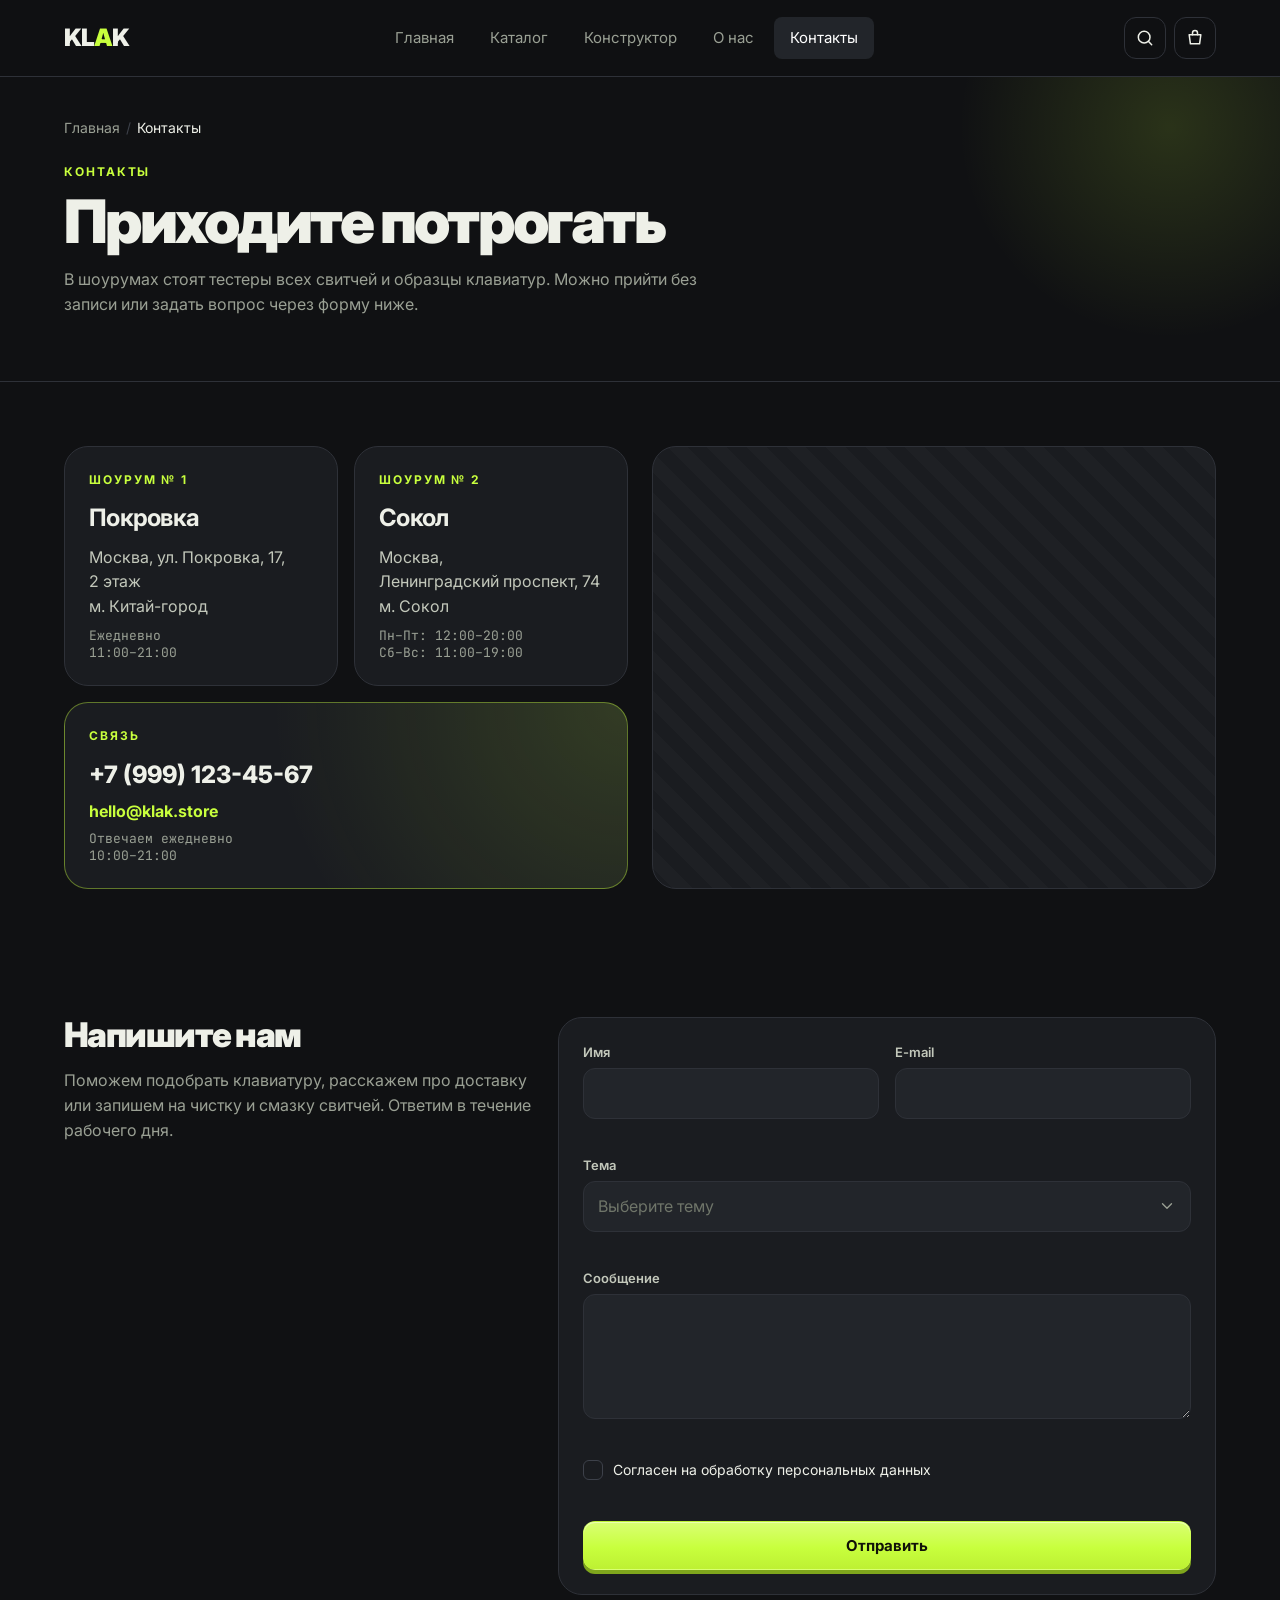
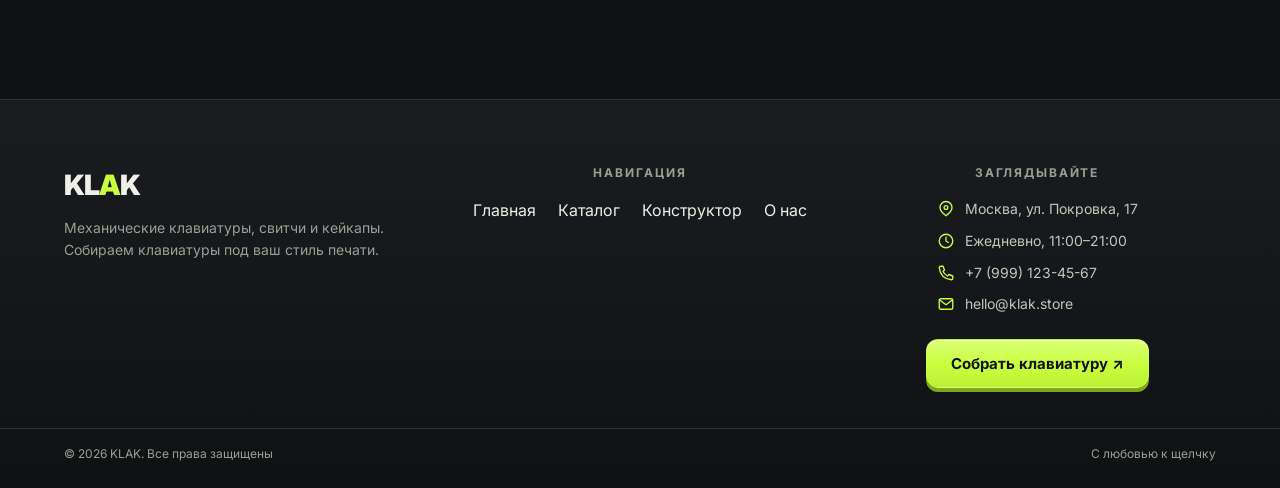
<file: contacts.html>
<!DOCTYPE html>
<html lang="ru">
<head>
  <meta charset="UTF-8">
  <meta name="viewport" content="width=device-width, initial-scale=1">
  <title>Контакты | KLAK</title>
  <meta name="description" content="Шоурумы KLAK в Москве: адреса, часы работы, телефон и форма обратной связи.">
  <meta name="theme-color" content="#101113">
  <link rel="icon" href="data:image/svg+xml,%3Csvg xmlns='http://www.w3.org/2000/svg' viewBox='0 0 64 64'%3E%3Crect width='64' height='64' rx='14' fill='%23c8ff3d'/%3E%3Ctext x='32' y='44' font-family='Arial' font-weight='900' font-size='34' text-anchor='middle' fill='%23101113'%3EK%3C/text%3E%3C/svg%3E">
  <link rel="preconnect" href="https://fonts.googleapis.com">
  <link rel="preconnect" href="https://fonts.gstatic.com" crossorigin>
  <link rel="stylesheet" href="https://fonts.googleapis.com/css2?family=Inter:wght@400;500;600;700;800;900&family=JetBrains+Mono:wght@400;600&display=swap">
  <link rel="stylesheet" href="css/style.css">
  <link rel="stylesheet" href="css/responsive.css">
</head>
<body>
  <a class="skip-link" href="#main">К содержанию</a>
  <header class="site-header">
    <div class="site-header__inner container">
      <a class="logo site-header__logo" href="index.html" aria-label="KLAK, на главную">KL<span class="logo__accent">A</span>K</a>
      <nav class="site-nav" id="site-nav" aria-label="Основная навигация">
        <ul class="site-nav__list">
          <li class="site-nav__item"><a class="site-nav__link" href="index.html">Главная</a></li>
          <li class="site-nav__item"><a class="site-nav__link" href="catalog.html">Каталог</a></li>
          <li class="site-nav__item"><a class="site-nav__link" href="builder.html">Конструктор</a></li>
          <li class="site-nav__item"><a class="site-nav__link" href="about.html">О нас</a></li>
          <li class="site-nav__item"><a class="site-nav__link site-nav__link--active" href="contacts.html" aria-current="page">Контакты</a></li>
        </ul>
      </nav>
      <div class="site-header__actions">
        <a class="icon-button" href="catalog.html#catalog-search" aria-label="Поиск по каталогу"><svg class="icon" viewBox="0 0 24 24" aria-hidden="true"><circle cx="11" cy="11" r="7"/><path d="m20 20-4-4"/></svg></a>
        <button class="icon-button icon-button--cart" type="button" data-cart-open aria-label="Корзина"><svg class="icon" viewBox="0 0 24 24" aria-hidden="true"><path d="M5 8h14l-1.5 11h-11z"/><path d="M9 8V6a3 3 0 0 1 6 0v2"/></svg><span class="icon-button__count" data-cart-count hidden>0</span></button>
        <button class="icon-button site-header__burger" type="button" data-menu-toggle aria-controls="site-nav" aria-expanded="false" aria-label="Открыть меню"><svg class="icon" viewBox="0 0 24 24" aria-hidden="true"><path d="M4 7h16M4 12h16M4 17h16"/></svg></button>
      </div>
    </div>
  </header>

  <main class="main" id="main">
    <section class="page-head">
      <div class="container">
      <nav class="breadcrumbs" aria-label="Хлебные крошки">
        <ol class="breadcrumbs__list"><li class="breadcrumbs__item"><a class="breadcrumbs__link" href="index.html">Главная</a></li><li class="breadcrumbs__item" aria-current="page" data-crumb-current>Контакты</li></ol>
      </nav>
        <p class="eyebrow">Контакты</p>
        <h1 class="page-head__title">Приходите потрогать</h1>
        <p class="page-head__lead">В шоурумах стоят тестеры всех свитчей и образцы клавиатур. Можно прийти без записи или задать вопрос через форму ниже.</p>
      </div>
    </section>

    <section class="section" aria-labelledby="shops-title">
      <div class="container contacts">
        <div class="contacts__shops">
          <h2 class="visually-hidden" id="shops-title">Шоурумы</h2>
          <article class="shop-card">
            <p class="eyebrow">Шоурум № 1</p>
            <h3 class="shop-card__title">Покровка</h3>
            <address class="shop-card__address">Москва, ул.&nbsp;Покровка,&nbsp;17, 2&nbsp;этаж<br>м.&nbsp;Китай-город</address>
            <p class="shop-card__hours"><span>Ежедневно</span> <span>11:00–21:00</span></p>
          </article>
          <article class="shop-card">
            <p class="eyebrow">Шоурум № 2</p>
            <h3 class="shop-card__title">Сокол</h3>
            <address class="shop-card__address">Москва, Ленинградский&nbsp;проспект,&nbsp;74<br>м.&nbsp;Сокол</address>
            <p class="shop-card__hours"><span>Пн–Пт: 12:00–20:00</span> <span>Сб–Вс: 11:00–19:00</span></p>
          </article>
          <article class="shop-card shop-card--accent">
            <p class="eyebrow">Связь</p>
            <p class="shop-card__phone"><a href="tel:+79991234567">+7&nbsp;(999)&nbsp;123-45-67</a></p>
            <p class="shop-card__mail"><a class="text-link" href="mailto:hello@klak.store">hello@klak.store</a></p>
            <p class="shop-card__hours"><span>Отвечаем ежедневно</span> <span>10:00–21:00</span></p>
          </article>
        </div>
        <div class="contacts__map">
          <iframe class="contacts__frame" title="Шоурумы KLAK на карте" src="https://yandex.ru/map-widget/v1/?ll=37.62%2C55.78&amp;z=11" loading="lazy" allowfullscreen></iframe>
        </div>
      </div>
    </section>

    <section class="section" id="feedback" aria-labelledby="feedback-title">
      <div class="container feedback">
        <div class="feedback__intro">
          <h2 class="section__title section__title--sm" id="feedback-title">Напишите нам</h2>
          <p>Поможем подобрать клавиатуру, расскажем про доставку или запишем на чистку и смазку свитчей. Ответим в течение рабочего дня.</p>        </div>
        <form class="order-form feedback__form" action="#" method="post" novalidate data-validate>
          <div class="order-form__grid">
            <div class="order-form__field">
              <label class="order-form__label" for="fb-name">Имя</label>
              <input class="order-form__input" id="fb-name" name="name" type="text" autocomplete="name" minlength="2" required>
              <p class="order-form__error" data-error-for="fb-name"></p>
            </div>
            <div class="order-form__field">
              <label class="order-form__label" for="fb-email">E-mail</label>
              <input class="order-form__input" id="fb-email" name="email" type="email" autocomplete="email" required>
              <p class="order-form__error" data-error-for="fb-email"></p>
            </div>
            <div class="order-form__field order-form__field--full">
              <label class="order-form__label" for="fb-topic">Тема</label>
              <select class="order-form__input" id="fb-topic" name="topic" required>
                <option value="">Выберите тему</option>
                <option>Подбор клавиатуры</option>
                <option>Доставка и оплата</option>
                <option>Гарантия и обмен</option>
                <option>Чистка и смазка свитчей</option>
              </select>
              <p class="order-form__error" data-error-for="fb-topic"></p>
            </div>
            <div class="order-form__field order-form__field--full">
              <label class="order-form__label" for="fb-message">Сообщение</label>
              <textarea class="order-form__input order-form__textarea" id="fb-message" name="message" rows="4" minlength="10" maxlength="1000" required></textarea>
              <p class="order-form__error" data-error-for="fb-message"></p>
            </div>
            <div class="order-form__field order-form__field--full">
              <label class="checkbox">
                <input class="checkbox__input" type="checkbox" name="agree" id="fb-agree" required>
                <span class="checkbox__box" aria-hidden="true"></span>
                <span>Согласен на обработку персональных данных</span>
              </label>
              <p class="order-form__error" data-error-for="fb-agree"></p>
            </div>
          </div>
          <button class="button button--primary" type="submit">Отправить</button>
          <p class="success-message" role="status" hidden><svg class="icon" viewBox="0 0 24 24" aria-hidden="true"><path d="m5 12 5 5 9-10"/></svg> Форма успешно отправлена! Ответим в течение рабочего дня.</p>
        </form>
      </div>
    </section>
  </main>

  <footer class="site-footer">
    <div class="site-footer__inner container">
      <div class="site-footer__brand">
        <a class="logo site-footer__logo" href="index.html">KL<span class="logo__accent">A</span>K</a>
        <p class="site-footer__text">Механические клавиатуры, свитчи и кейкапы.<br>Собираем клавиатуры под ваш стиль печати.</p>
      </div>
      <nav class="site-footer__nav" aria-label="Навигация в подвале">
        <p class="eyebrow site-footer__title">Навигация</p>
        <ul class="site-footer__list">
          <li><a class="site-footer__link" href="index.html">Главная</a></li>
          <li><a class="site-footer__link" href="catalog.html">Каталог</a></li>
          <li><a class="site-footer__link" href="builder.html">Конструктор</a></li>
          <li><a class="site-footer__link" href="about.html">О нас</a></li>
        </ul>
      </nav>
      <div class="site-footer__contacts">
        <p class="eyebrow site-footer__title">Заглядывайте</p>
        <ul class="site-footer__contact-list">
          <li class="site-footer__contact"><svg class="icon" viewBox="0 0 24 24" aria-hidden="true"><path d="M20 10c0 5-8 11-8 11S4 15 4 10a8 8 0 1 1 16 0Z"/><circle cx="12" cy="10" r="2.5"/></svg><span>Москва, ул.&nbsp;Покровка,&nbsp;17</span></li>
          <li class="site-footer__contact"><svg class="icon" viewBox="0 0 24 24" aria-hidden="true"><circle cx="12" cy="12" r="9"/><path d="M12 7v5l3 2"/></svg><span class="nowrap">Ежедневно, 11:00–21:00</span></li>
          <li class="site-footer__contact"><svg class="icon" viewBox="0 0 24 24" aria-hidden="true"><path d="M5 3h3l2 5-2 2a15 15 0 0 0 6 6l2-2 5 2v3a2 2 0 0 1-2 2C10 20 4 14 3 5a2 2 0 0 1 2-2Z"/></svg><a href="tel:+79991234567">+7&nbsp;(999)&nbsp;123-45-67</a></li>
          <li class="site-footer__contact"><svg class="icon" viewBox="0 0 24 24" aria-hidden="true"><rect x="3" y="5" width="18" height="14" rx="2"/><path d="m4 7 8 6 8-6"/></svg><a href="mailto:hello@klak.store">hello@klak.store</a></li>
        </ul>
        <a class="button button--primary site-footer__cta" href="builder.html">Собрать клавиатуру ↗</a>
      </div>
    </div>
    <div class="site-footer__bottom container">
      <span>© 2026 KLAK. Все права защищены</span>
      <span>С любовью к щелчку</span>
    </div>
  </footer>

  <!-- Корзина: боковая панель (position: fixed + overlay) -->
  <div class="cart-drawer" id="cart-drawer" hidden>
    <div class="cart-drawer__overlay" data-cart-close></div>
    <aside class="cart-drawer__panel" role="dialog" aria-modal="true" aria-labelledby="cart-title">
      <div class="cart-drawer__head">
        <h2 class="cart-drawer__title" id="cart-title">Корзина</h2>
        <button class="icon-button" type="button" data-cart-close aria-label="Закрыть корзину"><svg class="icon" viewBox="0 0 24 24" aria-hidden="true"><path d="M6 6l12 12M18 6 6 18"/></svg></button>
      </div>
      <div class="cart-drawer__items" data-cart-items></div>
      <div class="cart-drawer__foot">
        <p class="cart-drawer__total"><span>Итого</span><b data-cart-total>0 ₽</b></p>
        <a class="button button--primary button--wide" href="order.html" data-cart-checkout>Оформить заказ</a>
      </div>
    </aside>
  </div>

  <!-- Сравнение: нативный dialog -->
  <dialog class="compare-dialog" id="compare-dialog" aria-labelledby="compare-title">
    <div class="compare-dialog__head">
      <h2 class="compare-dialog__title" id="compare-title">Сравнение товаров</h2>
      <button class="icon-button" type="button" data-compare-close aria-label="Закрыть сравнение"><svg class="icon" viewBox="0 0 24 24" aria-hidden="true"><path d="M6 6l12 12M18 6 6 18"/></svg></button>
    </div>
    <div class="compare-dialog__body" data-compare-table></div>
    <div class="compare-dialog__foot">
      <p class="compare-dialog__note">Сравнивать можно до 3 товаров одной категории. Лучшее значение подсвечено.</p>
      <button class="button button--ghost" type="button" data-compare-clear>Очистить</button>
    </div>
  </dialog>

  <div class="toast" role="status" aria-live="polite" data-toast hidden></div>
  <!-- Кнопка «Наверх» в виде клавиши-кейкапа со стрелкой вверх -->
  <button class="to-top" type="button" data-to-top aria-label="Вернуться наверх" title="Наверх">
    <span class="to-top__cap" aria-hidden="true">
      <span class="to-top__legend">↑</span>
      <span class="to-top__label">наверх</span>
    </span>
  </button>

  <script src="js/main.js"></script>
</body>
</html>
</file>
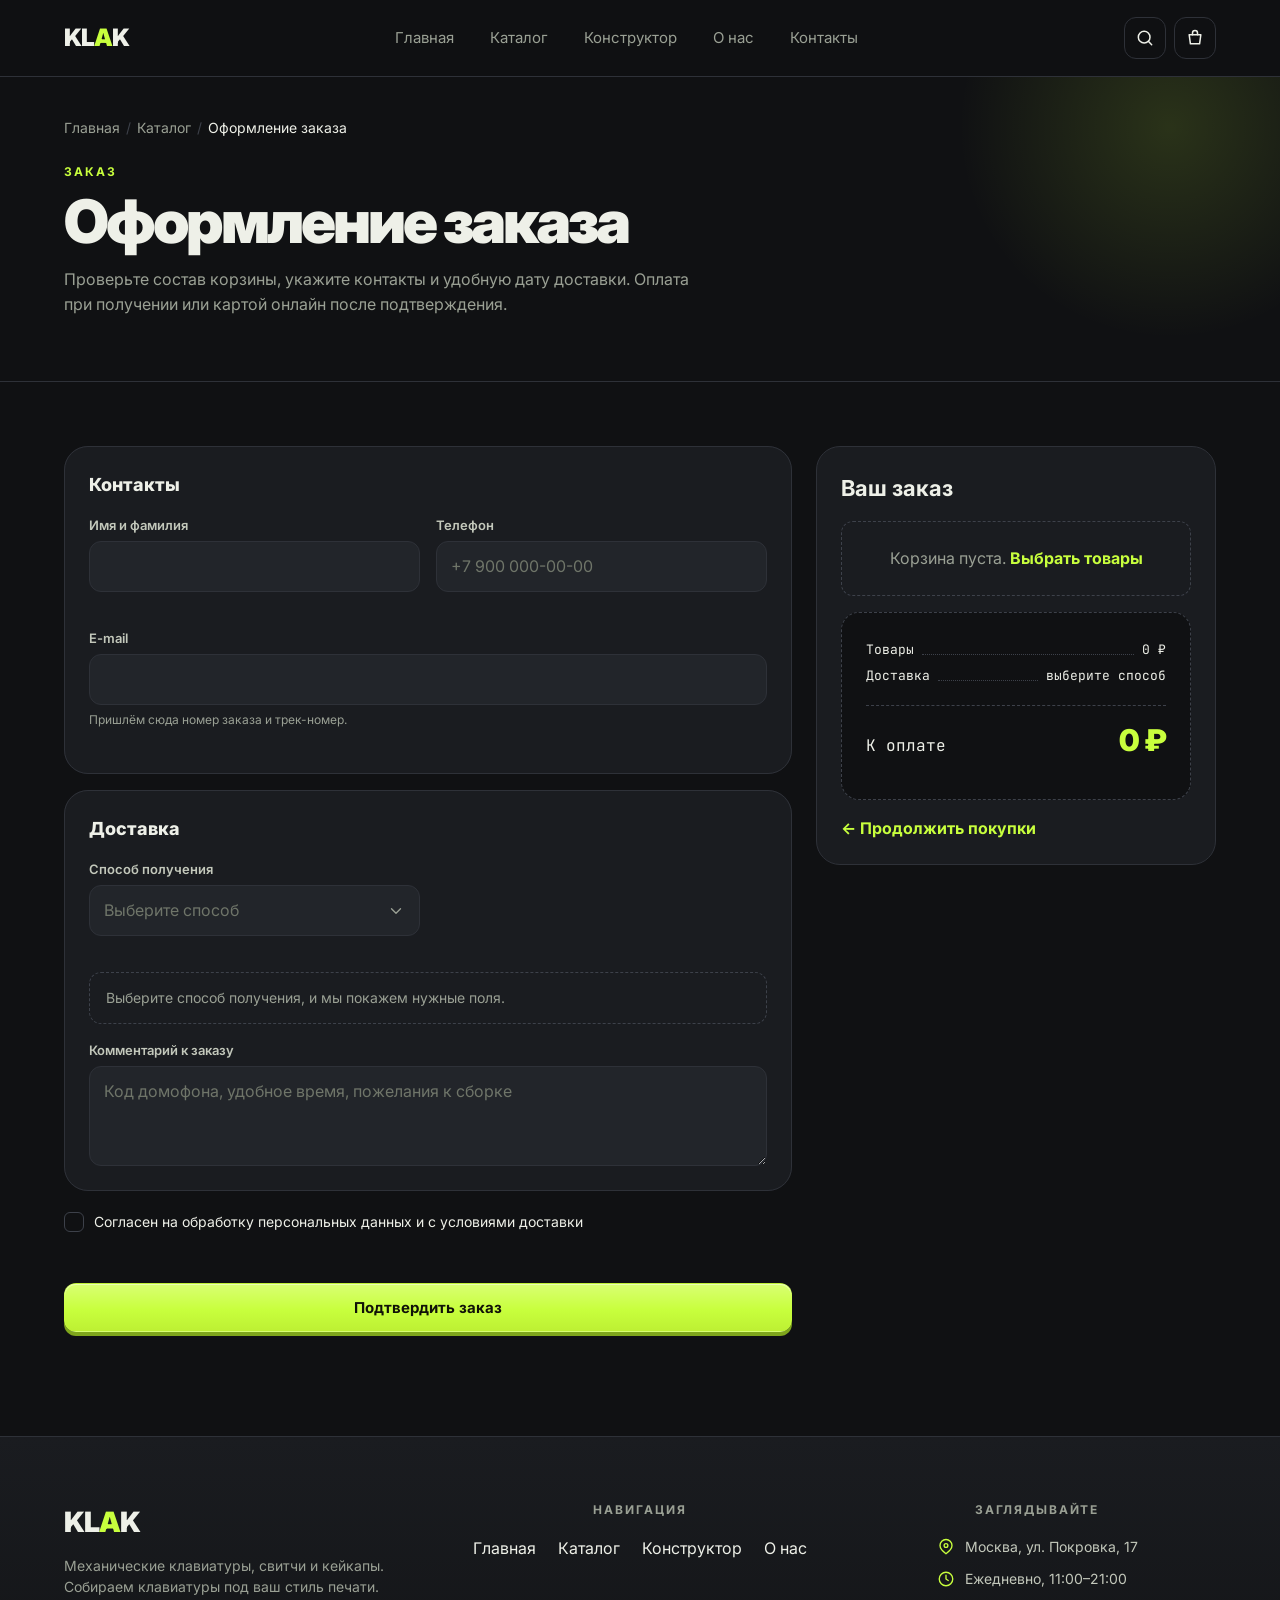
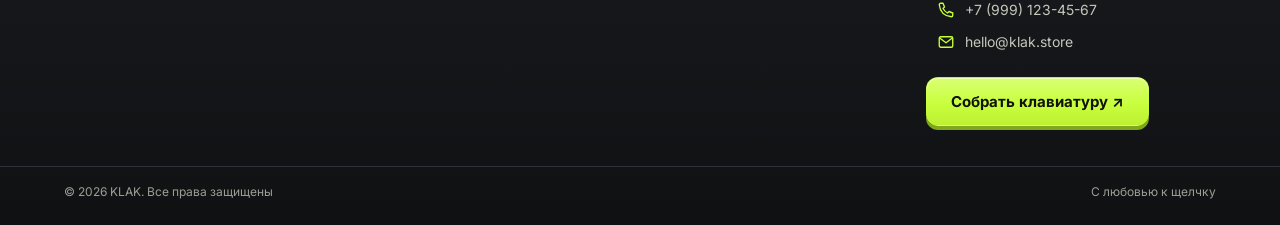
<file: order.html>
<!DOCTYPE html>
<html lang="ru">
<head>
  <meta charset="UTF-8">
  <meta name="viewport" content="width=device-width, initial-scale=1">
  <title>Заказ | KLAK</title>
  <meta name="description" content="Оформление заказа в магазине KLAK: состав корзины, доставка и контактные данные.">
  <meta name="theme-color" content="#101113">
  <link rel="icon" href="data:image/svg+xml,%3Csvg xmlns='http://www.w3.org/2000/svg' viewBox='0 0 64 64'%3E%3Crect width='64' height='64' rx='14' fill='%23c8ff3d'/%3E%3Ctext x='32' y='44' font-family='Arial' font-weight='900' font-size='34' text-anchor='middle' fill='%23101113'%3EK%3C/text%3E%3C/svg%3E">
  <link rel="preconnect" href="https://fonts.googleapis.com">
  <link rel="preconnect" href="https://fonts.gstatic.com" crossorigin>
  <link rel="stylesheet" href="https://fonts.googleapis.com/css2?family=Inter:wght@400;500;600;700;800;900&family=JetBrains+Mono:wght@400;600&display=swap">
  <link rel="stylesheet" href="css/style.css">
  <link rel="stylesheet" href="css/responsive.css">
</head>
<body>
  <a class="skip-link" href="#main">К содержанию</a>
  <header class="site-header">
    <div class="site-header__inner container">
      <a class="logo site-header__logo" href="index.html" aria-label="KLAK, на главную">KL<span class="logo__accent">A</span>K</a>
      <nav class="site-nav" id="site-nav" aria-label="Основная навигация">
        <ul class="site-nav__list">
          <li class="site-nav__item"><a class="site-nav__link" href="index.html">Главная</a></li>
          <li class="site-nav__item"><a class="site-nav__link" href="catalog.html">Каталог</a></li>
          <li class="site-nav__item"><a class="site-nav__link" href="builder.html">Конструктор</a></li>
          <li class="site-nav__item"><a class="site-nav__link" href="about.html">О нас</a></li>
          <li class="site-nav__item"><a class="site-nav__link" href="contacts.html">Контакты</a></li>
        </ul>
      </nav>
      <div class="site-header__actions">
        <a class="icon-button" href="catalog.html#catalog-search" aria-label="Поиск по каталогу"><svg class="icon" viewBox="0 0 24 24" aria-hidden="true"><circle cx="11" cy="11" r="7"/><path d="m20 20-4-4"/></svg></a>
        <button class="icon-button icon-button--cart" type="button" data-cart-open aria-label="Корзина"><svg class="icon" viewBox="0 0 24 24" aria-hidden="true"><path d="M5 8h14l-1.5 11h-11z"/><path d="M9 8V6a3 3 0 0 1 6 0v2"/></svg><span class="icon-button__count" data-cart-count hidden>0</span></button>
        <button class="icon-button site-header__burger" type="button" data-menu-toggle aria-controls="site-nav" aria-expanded="false" aria-label="Открыть меню"><svg class="icon" viewBox="0 0 24 24" aria-hidden="true"><path d="M4 7h16M4 12h16M4 17h16"/></svg></button>
      </div>
    </div>
  </header>

  <main class="main" id="main">
    <section class="page-head">
      <div class="container">
      <nav class="breadcrumbs" aria-label="Хлебные крошки">
        <ol class="breadcrumbs__list"><li class="breadcrumbs__item"><a class="breadcrumbs__link" href="index.html">Главная</a></li><li class="breadcrumbs__item"><a class="breadcrumbs__link" href="catalog.html">Каталог</a></li><li class="breadcrumbs__item" aria-current="page" data-crumb-current>Оформление заказа</li></ol>
      </nav>
        <p class="eyebrow">Заказ</p>
        <h1 class="page-head__title">Оформление заказа</h1>
        <p class="page-head__lead">Проверьте состав корзины, укажите контакты и удобную дату доставки. Оплата при получении или картой онлайн после подтверждения.</p>
      </div>
    </section>

    <section class="section" aria-label="Оформление заказа">
      <div class="checkout container">
        <form class="order-form checkout__form" id="order-form" action="#" method="post" novalidate data-validate data-order-form>
          <input type="hidden" name="cart" value="" data-order-cart-field>
          <fieldset class="order-form__group">
            <legend class="order-form__legend">Контакты</legend>
            <div class="order-form__grid">
              <div class="order-form__field">
                <label class="order-form__label" for="order-name">Имя и фамилия</label>
                <input class="order-form__input" id="order-name" name="name" type="text" autocomplete="name" minlength="2" required>
                <p class="order-form__error" data-error-for="order-name"></p>
              </div>
              <div class="order-form__field">
                <label class="order-form__label" for="order-phone">Телефон</label>
                <input class="order-form__input" id="order-phone" name="phone" type="tel" autocomplete="tel" placeholder="+7 900 000-00-00" pattern="\+?[\d\s\(\)\-]{10,18}" required>
                <p class="order-form__error" data-error-for="order-phone"></p>
              </div>
              <div class="order-form__field order-form__field--full">
                <label class="order-form__label" for="order-email">E-mail</label>
                <input class="order-form__input" id="order-email" name="email" type="email" autocomplete="email" required>
                <p class="order-form__hint">Пришлём сюда номер заказа и трек-номер.</p>
                <p class="order-form__error" data-error-for="order-email"></p>
              </div>
            </div>
          </fieldset>

          <fieldset class="order-form__group">
            <legend class="order-form__legend">Доставка</legend>
            <div class="order-form__grid">
              <div class="order-form__field">
                <label class="order-form__label" for="order-delivery">Способ получения</label>
                <select class="order-form__input" id="order-delivery" name="delivery" required data-delivery>
                  <option value="">Выберите способ</option>
                  <option value="courier" data-cost="390">Курьер по Москве, 390 ₽</option>
                  <option value="pickup" data-cost="0">Самовывоз из шоурума, бесплатно</option>
                  <option value="point" data-cost="290">Пункт выдачи по России, 290 ₽</option>
                </select>
                <p class="order-form__error" data-error-for="order-delivery"></p>
              </div>
              <!-- поля зависят от способа получения: показываем только нужный блок -->
              <p class="delivery-hint order-form__field--full" data-delivery-panel="none">Выберите способ получения, и мы покажем нужные поля.</p>

              <div class="delivery-panel order-form__field--full" data-delivery-panel="courier" hidden>
                <div class="order-form__field">
                  <label class="order-form__label" for="order-date">Дата доставки</label>
                  <input class="order-form__input" id="order-date" name="date" type="date" required data-min-today="1">
                  <p class="order-form__error" data-error-for="order-date"></p>
                </div>
                <div class="order-form__field">
                  <label class="order-form__label" for="order-address">Адрес</label>
                  <input class="order-form__input" id="order-address" name="address" type="text" autocomplete="street-address" placeholder="Улица, дом, квартира" required>
                  <p class="order-form__error" data-error-for="order-address"></p>
                </div>
                <p class="delivery-note order-form__field--full">Курьер привезёт заказ с 10:00 до 22:00 и позвонит за час.</p>
              </div>

              <div class="delivery-panel order-form__field--full" data-delivery-panel="point" hidden>
                <div class="order-form__field order-form__field--full">
                  <label class="order-form__label" for="order-point">Город и адрес пункта выдачи</label>
                  <input class="order-form__input" id="order-point" name="point" type="text" minlength="5" placeholder="Например: Казань, ул. Баумана, 10" required>
                  <p class="order-form__error" data-error-for="order-point"></p>
                </div>
                <p class="delivery-note order-form__field--full">Срок доставки 2–5 рабочих дней, дату выбирает служба доставки. Как только передадим заказ, пришлём трек-номер на e-mail, а когда он приедет в пункт, придёт SMS.</p>
              </div>

              <fieldset class="delivery-panel showrooms order-form__field--full" data-delivery-panel="pickup" hidden>
                <legend class="order-form__label">Где заберёте</legend>
                <label class="showroom-option">
                  <input class="showroom-option__input" type="radio" name="showroom" value="pokrovka" data-name="Покровка" data-error-missing="Выберите шоурум, где заберёте заказ" required>
                  <span class="showroom-option__body">
                    <span class="showroom-option__title">Покровка</span>
                    <span class="showroom-option__addr">ул.&nbsp;Покровка,&nbsp;17 · <span class="nowrap">ежедневно 11:00–21:00</span></span>
                    <span class="showroom-option__stock" data-stock="pokrovka"></span>
                  </span>
                </label>
                <label class="showroom-option">
                  <input class="showroom-option__input" type="radio" name="showroom" value="sokol" data-name="Сокол" data-error-missing="Выберите шоурум, где заберёте заказ" required>
                  <span class="showroom-option__body">
                    <span class="showroom-option__title">Сокол</span>
                    <span class="showroom-option__addr">Ленинградский проспект,&nbsp;74 · <span class="nowrap">Пн–Пт 12:00–20:00</span></span>
                    <span class="showroom-option__stock" data-stock="sokol"></span>
                  </span>
                </label>
                <p class="order-form__error" data-error-for="showroom"></p>
                <p class="delivery-note" data-reserve-note>Бронь держим 3 дня после того, как заказ будет готов. Оплата при получении.</p>
              </fieldset>

              <div class="order-form__field order-form__field--full">
                <label class="order-form__label" for="order-comment">Комментарий к заказу</label>
                <textarea class="order-form__input order-form__textarea" id="order-comment" name="comment" rows="3" maxlength="500" placeholder="Код домофона, удобное время, пожелания к сборке"></textarea>
              </div>
            </div>
          </fieldset>

          <label class="checkbox">
            <input class="checkbox__input" type="checkbox" name="agree" id="order-agree" required>
            <span class="checkbox__box" aria-hidden="true"></span>
            <span>Согласен на обработку персональных данных и с условиями доставки</span>
          </label>
          <p class="order-form__error" data-error-for="order-agree"></p>
          <button class="button button--primary button--wide" type="submit" data-order-submit>Подтвердить заказ</button>
          <div class="success-message success-message--block" role="status" hidden>
            <svg class="icon" viewBox="0 0 24 24" aria-hidden="true"><path d="m5 12 5 5 9-10"/></svg>
            <div><b>Форма успешно отправлена!</b><br><span data-order-number>Заказ принят.</span> Менеджер позвонит, чтобы подтвердить детали.</div>
          </div>
        </form>

        <aside class="checkout__summary" aria-labelledby="summary-title">
          <h2 class="checkout__title" id="summary-title">Ваш заказ</h2>
          <div class="checkout__items" data-order-items></div>
          <div class="receipt checkout__receipt">
            <p class="receipt__line"><span>Товары</span><span class="receipt__dots"></span><span data-order-subtotal>0 ₽</span></p>
            <p class="receipt__line"><span>Доставка</span><span class="receipt__dots"></span><span data-order-delivery>не выбрана</span></p>
            <p class="receipt__total"><span>К оплате</span><b data-order-total>0 ₽</b></p>
          </div>
          <a class="text-link" href="catalog.html">← Продолжить покупки</a>
        </aside>
      </div>
    </section>
  </main>

  <footer class="site-footer">
    <div class="site-footer__inner container">
      <div class="site-footer__brand">
        <a class="logo site-footer__logo" href="index.html">KL<span class="logo__accent">A</span>K</a>
        <p class="site-footer__text">Механические клавиатуры, свитчи и кейкапы.<br>Собираем клавиатуры под ваш стиль печати.</p>
      </div>
      <nav class="site-footer__nav" aria-label="Навигация в подвале">
        <p class="eyebrow site-footer__title">Навигация</p>
        <ul class="site-footer__list">
          <li><a class="site-footer__link" href="index.html">Главная</a></li>
          <li><a class="site-footer__link" href="catalog.html">Каталог</a></li>
          <li><a class="site-footer__link" href="builder.html">Конструктор</a></li>
          <li><a class="site-footer__link" href="about.html">О нас</a></li>
        </ul>
      </nav>
      <div class="site-footer__contacts">
        <p class="eyebrow site-footer__title">Заглядывайте</p>
        <ul class="site-footer__contact-list">
          <li class="site-footer__contact"><svg class="icon" viewBox="0 0 24 24" aria-hidden="true"><path d="M20 10c0 5-8 11-8 11S4 15 4 10a8 8 0 1 1 16 0Z"/><circle cx="12" cy="10" r="2.5"/></svg><span>Москва, ул.&nbsp;Покровка,&nbsp;17</span></li>
          <li class="site-footer__contact"><svg class="icon" viewBox="0 0 24 24" aria-hidden="true"><circle cx="12" cy="12" r="9"/><path d="M12 7v5l3 2"/></svg><span class="nowrap">Ежедневно, 11:00–21:00</span></li>
          <li class="site-footer__contact"><svg class="icon" viewBox="0 0 24 24" aria-hidden="true"><path d="M5 3h3l2 5-2 2a15 15 0 0 0 6 6l2-2 5 2v3a2 2 0 0 1-2 2C10 20 4 14 3 5a2 2 0 0 1 2-2Z"/></svg><a href="tel:+79991234567">+7&nbsp;(999)&nbsp;123-45-67</a></li>
          <li class="site-footer__contact"><svg class="icon" viewBox="0 0 24 24" aria-hidden="true"><rect x="3" y="5" width="18" height="14" rx="2"/><path d="m4 7 8 6 8-6"/></svg><a href="mailto:hello@klak.store">hello@klak.store</a></li>
        </ul>
        <a class="button button--primary site-footer__cta" href="builder.html">Собрать клавиатуру ↗</a>
      </div>
    </div>
    <div class="site-footer__bottom container">
      <span>© 2026 KLAK. Все права защищены</span>
      <span>С любовью к щелчку</span>
    </div>
  </footer>

  <!-- Корзина: боковая панель (position: fixed + overlay) -->
  <div class="cart-drawer" id="cart-drawer" hidden>
    <div class="cart-drawer__overlay" data-cart-close></div>
    <aside class="cart-drawer__panel" role="dialog" aria-modal="true" aria-labelledby="cart-title">
      <div class="cart-drawer__head">
        <h2 class="cart-drawer__title" id="cart-title">Корзина</h2>
        <button class="icon-button" type="button" data-cart-close aria-label="Закрыть корзину"><svg class="icon" viewBox="0 0 24 24" aria-hidden="true"><path d="M6 6l12 12M18 6 6 18"/></svg></button>
      </div>
      <div class="cart-drawer__items" data-cart-items></div>
      <div class="cart-drawer__foot">
        <p class="cart-drawer__total"><span>Итого</span><b data-cart-total>0 ₽</b></p>
        <a class="button button--primary button--wide" href="order.html" data-cart-checkout>Оформить заказ</a>
      </div>
    </aside>
  </div>

  <!-- Сравнение: нативный dialog -->
  <dialog class="compare-dialog" id="compare-dialog" aria-labelledby="compare-title">
    <div class="compare-dialog__head">
      <h2 class="compare-dialog__title" id="compare-title">Сравнение товаров</h2>
      <button class="icon-button" type="button" data-compare-close aria-label="Закрыть сравнение"><svg class="icon" viewBox="0 0 24 24" aria-hidden="true"><path d="M6 6l12 12M18 6 6 18"/></svg></button>
    </div>
    <div class="compare-dialog__body" data-compare-table></div>
    <div class="compare-dialog__foot">
      <p class="compare-dialog__note">Сравнивать можно до 3 товаров одной категории. Лучшее значение подсвечено.</p>
      <button class="button button--ghost" type="button" data-compare-clear>Очистить</button>
    </div>
  </dialog>

  <div class="toast" role="status" aria-live="polite" data-toast hidden></div>
  <!-- Кнопка «Наверх» в виде клавиши-кейкапа со стрелкой вверх -->
  <button class="to-top" type="button" data-to-top aria-label="Вернуться наверх" title="Наверх">
    <span class="to-top__cap" aria-hidden="true">
      <span class="to-top__legend">↑</span>
      <span class="to-top__label">наверх</span>
    </span>
  </button>

  <script src="js/main.js"></script>
</body>
</html>
</file>
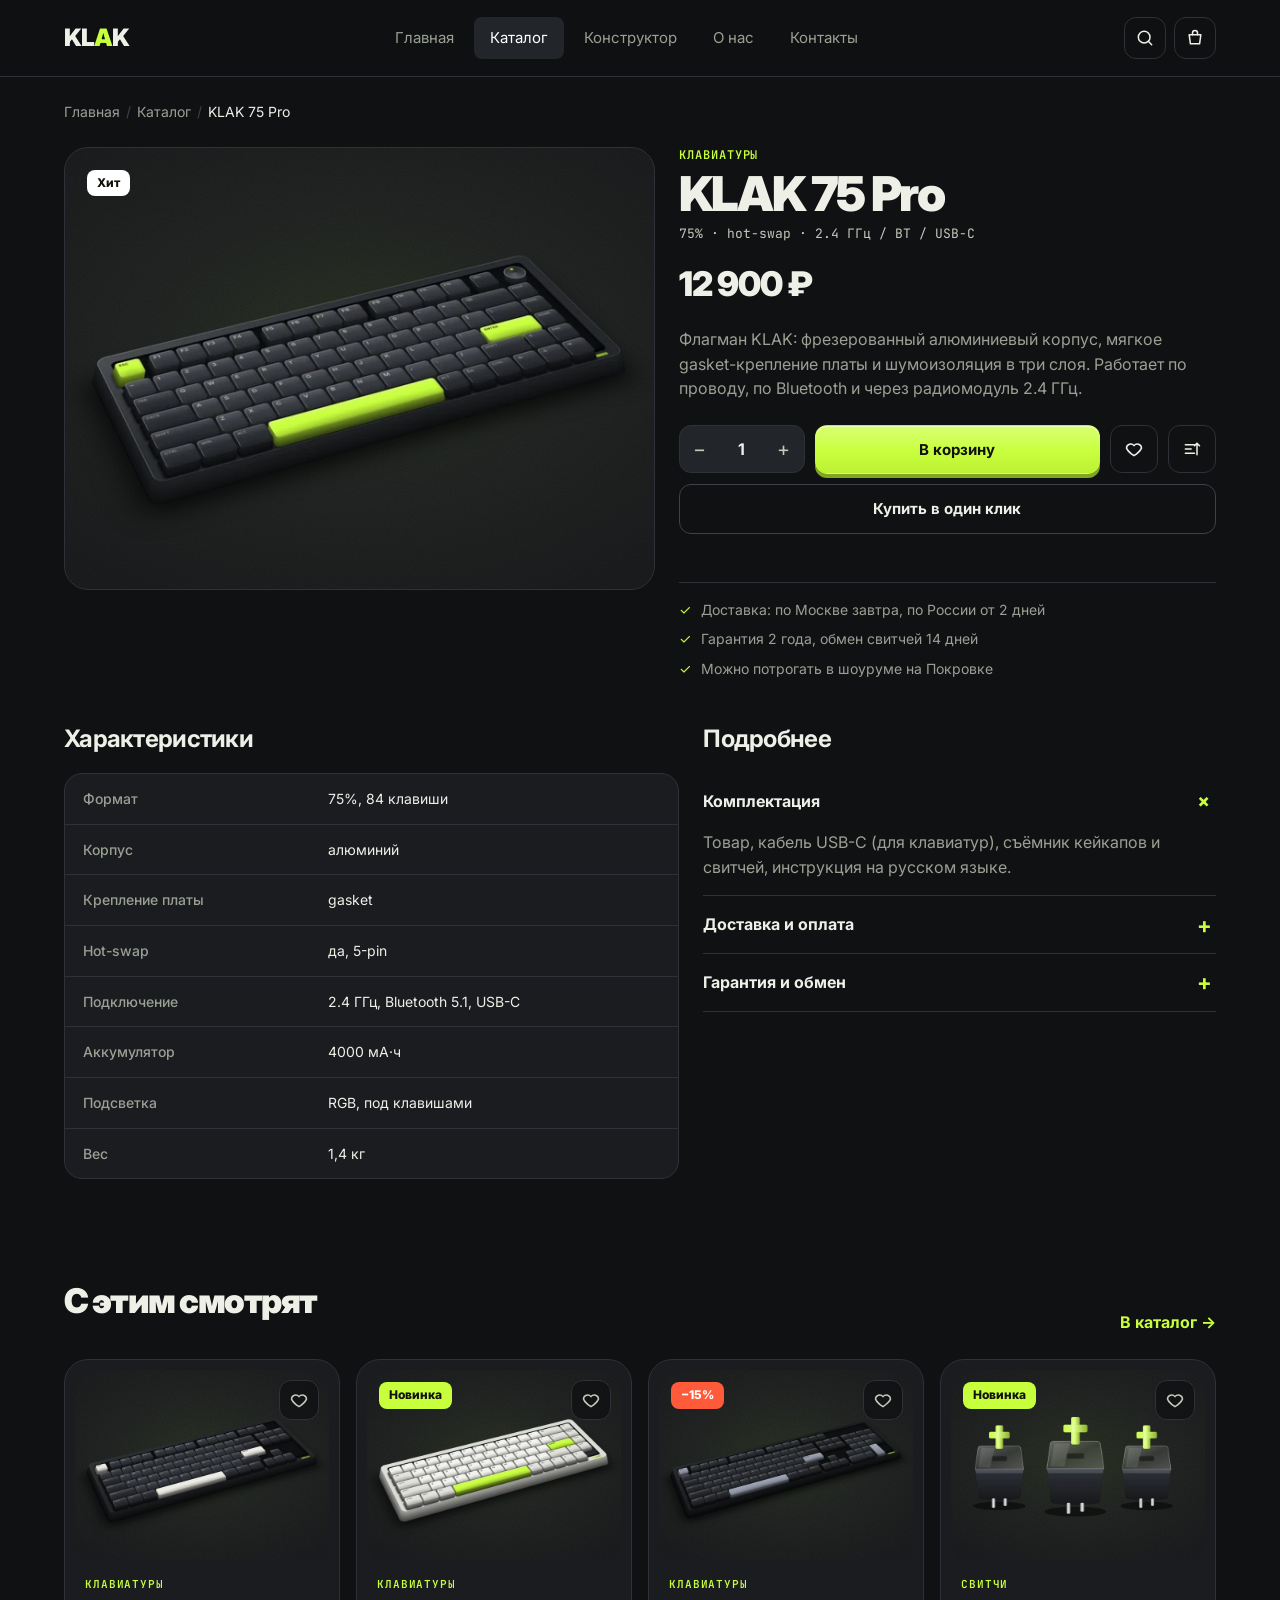
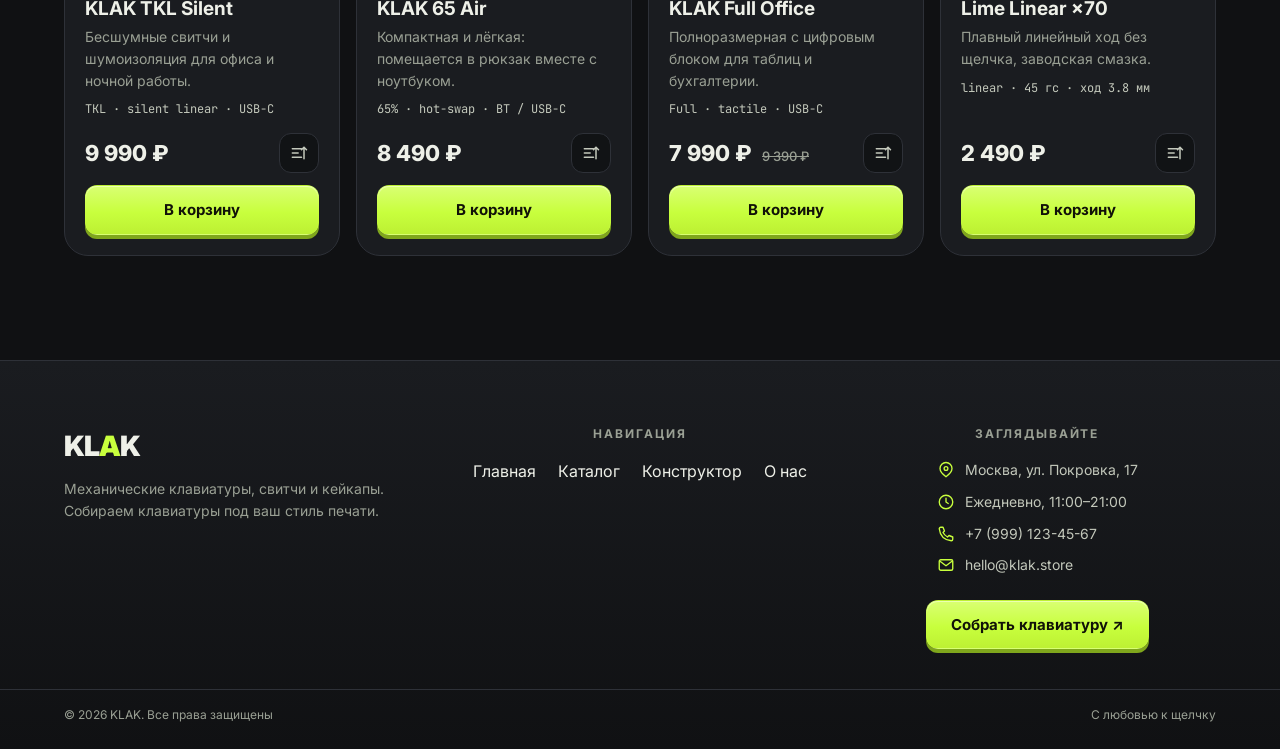
<file: product.html>
<!DOCTYPE html>
<html lang="ru">
<head>
  <meta charset="UTF-8">
  <meta name="viewport" content="width=device-width, initial-scale=1">
  <title>KLAK 75 Pro | KLAK</title>
  <meta name="description" content="Карточка товара KLAK: описание, характеристики, цена и заказ.">
  <meta name="theme-color" content="#101113">
  <link rel="icon" href="data:image/svg+xml,%3Csvg xmlns='http://www.w3.org/2000/svg' viewBox='0 0 64 64'%3E%3Crect width='64' height='64' rx='14' fill='%23c8ff3d'/%3E%3Ctext x='32' y='44' font-family='Arial' font-weight='900' font-size='34' text-anchor='middle' fill='%23101113'%3EK%3C/text%3E%3C/svg%3E">
  <link rel="preconnect" href="https://fonts.googleapis.com">
  <link rel="preconnect" href="https://fonts.gstatic.com" crossorigin>
  <link rel="stylesheet" href="https://fonts.googleapis.com/css2?family=Inter:wght@400;500;600;700;800;900&family=JetBrains+Mono:wght@400;600&display=swap">
  <link rel="stylesheet" href="css/style.css">
  <link rel="stylesheet" href="css/responsive.css">
</head>
<body>
  <a class="skip-link" href="#main">К содержанию</a>
  <header class="site-header">
    <div class="site-header__inner container">
      <a class="logo site-header__logo" href="index.html" aria-label="KLAK, на главную">KL<span class="logo__accent">A</span>K</a>
      <nav class="site-nav" id="site-nav" aria-label="Основная навигация">
        <ul class="site-nav__list">
          <li class="site-nav__item"><a class="site-nav__link" href="index.html">Главная</a></li>
          <li class="site-nav__item"><a class="site-nav__link site-nav__link--active" href="catalog.html" aria-current="page">Каталог</a></li>
          <li class="site-nav__item"><a class="site-nav__link" href="builder.html">Конструктор</a></li>
          <li class="site-nav__item"><a class="site-nav__link" href="about.html">О нас</a></li>
          <li class="site-nav__item"><a class="site-nav__link" href="contacts.html">Контакты</a></li>
        </ul>
      </nav>
      <div class="site-header__actions">
        <a class="icon-button" href="catalog.html#catalog-search" aria-label="Поиск по каталогу"><svg class="icon" viewBox="0 0 24 24" aria-hidden="true"><circle cx="11" cy="11" r="7"/><path d="m20 20-4-4"/></svg></a>
        <button class="icon-button icon-button--cart" type="button" data-cart-open aria-label="Корзина"><svg class="icon" viewBox="0 0 24 24" aria-hidden="true"><path d="M5 8h14l-1.5 11h-11z"/><path d="M9 8V6a3 3 0 0 1 6 0v2"/></svg><span class="icon-button__count" data-cart-count hidden>0</span></button>
        <button class="icon-button site-header__burger" type="button" data-menu-toggle aria-controls="site-nav" aria-expanded="false" aria-label="Открыть меню"><svg class="icon" viewBox="0 0 24 24" aria-hidden="true"><path d="M4 7h16M4 12h16M4 17h16"/></svg></button>
      </div>
    </div>
  </header>

  <main class="main" id="main">
    <section class="product" data-product-page data-id="klak-75-pro">
      <div class="container">
      <nav class="breadcrumbs" aria-label="Хлебные крошки">
        <ol class="breadcrumbs__list"><li class="breadcrumbs__item"><a class="breadcrumbs__link" href="index.html">Главная</a></li><li class="breadcrumbs__item"><a class="breadcrumbs__link" href="catalog.html">Каталог</a></li><li class="breadcrumbs__item" aria-current="page" data-crumb-current>KLAK 75 Pro</li></ol>
      </nav>
        <div class="product__layout">
          <div class="product__gallery">
            <img data-product-image class="product__image" src="images/klak-75-pro-640.webp" srcset="images/klak-75-pro-640.webp 640w, images/klak-75-pro-1280.webp 1280w" sizes="(min-width: 1024px) 50vw, 100vw" width="640" height="480" alt="KLAK 75 Pro" decoding="async">
            <span class="product__badge product-card__badge product-card__badge--hit" data-product-badge>Хит</span>
          </div>

          <div class="product__info">
            <p class="product__category" data-product-category>Клавиатуры</p>
            <h1 class="product__title" data-product-name>KLAK 75 Pro</h1>
            <p class="product__line" data-product-line>75% · hot-swap · 2.4 ГГц / BT / USB-C</p>
            <p class="product__price"><span data-product-price>12 900 ₽</span> <s class="product__old-price" data-product-old hidden></s></p>
            <p class="product__desc" data-product-desc>Флагман KLAK: фрезерованный алюминиевый корпус, мягкое gasket-крепление платы и шумоизоляция в три слоя. Работает по проводу, по Bluetooth и через радиомодуль 2.4 ГГц.</p>

            <form class="product__buy" data-product-buy>
              <div class="qty" aria-label="Количество">
                <button class="qty__button" type="button" data-qty-step="-1" aria-label="Меньше">−</button>
                <label class="visually-hidden" for="product-qty">Количество</label>
                <input class="qty__input" id="product-qty" name="qty" type="number" min="1" max="10" value="1" inputmode="numeric">
                <button class="qty__button" type="button" data-qty-step="1" aria-label="Больше">+</button>
              </div>
              <button class="button button--primary product__add" type="submit">В корзину</button>
              <button class="icon-button icon-button--lg" type="button" data-favorite="klak-75-pro" aria-pressed="false" aria-label="Добавить в избранное"><svg class="icon" viewBox="0 0 24 24" aria-hidden="true"><path d="M12 20s-7-4.4-9-9a5 5 0 0 1 9-3 5 5 0 0 1 9 3c-2 4.6-9 9-9 9z"/></svg></button>
              <button class="icon-button icon-button--lg" type="button" data-compare="klak-75-pro" aria-pressed="false" aria-label="Добавить к сравнению"><svg class="icon" viewBox="0 0 24 24" aria-hidden="true"><path d="M4 7h11M4 12h7M4 17h11M18 5v14M15 8l3-3 3 3"/></svg></button>
            </form>
            <button class="button button--ghost button--wide" type="button" data-dialog-open data-product="KLAK 75 Pro" data-topic="buy">Купить в один клик</button>
            <p class="product__added" role="status" aria-live="polite" data-product-added></p>

            <ul class="product__perks">
              <li>Доставка: по Москве завтра, по России от 2 дней</li>
              <li>Гарантия 2 года, обмен свитчей 14 дней</li>
              <li>Можно потрогать в шоуруме на Покровке</li>
            </ul>
          </div>
        </div>

        <div class="product__details">
          <section class="product__specs" aria-labelledby="specs-title">
            <h2 class="product__subtitle" id="specs-title">Характеристики</h2>
            <div class="table-wrapper">
              <table class="spec-table">
                <caption class="visually-hidden">Характеристики товара</caption>
                <tbody data-product-specs>
                <tr><th scope="row">Формат</th><td>75%, 84 клавиши</td></tr>
                <tr><th scope="row">Корпус</th><td>алюминий</td></tr>
                <tr><th scope="row">Крепление платы</th><td>gasket</td></tr>
                <tr><th scope="row">Hot-swap</th><td>да, 5-pin</td></tr>
                <tr><th scope="row">Подключение</th><td>2.4 ГГц, Bluetooth 5.1, USB-C</td></tr>
                <tr><th scope="row">Аккумулятор</th><td>4000 мА·ч</td></tr>
                <tr><th scope="row">Подсветка</th><td>RGB, под клавишами</td></tr>
                <tr><th scope="row">Вес</th><td>1,4 кг</td></tr>
                </tbody>
              </table>
            </div>
          </section>
          <section class="product__faq" aria-labelledby="more-title">
            <h2 class="product__subtitle" id="more-title">Подробнее</h2>
            <details class="accordion" open>
              <summary class="accordion__summary">Комплектация</summary>
              <p class="accordion__text">Товар, кабель USB-C (для клавиатур), съёмник кейкапов и свитчей, инструкция на русском языке.</p>
            </details>
            <details class="accordion">
              <summary class="accordion__summary">Доставка и оплата</summary>
              <p class="accordion__text">Курьером по Москве на следующий день, в пункты выдачи по России от 2 дней. Оплата картой онлайн или при получении.</p>
            </details>
            <details class="accordion">
              <summary class="accordion__summary">Гарантия и обмен</summary>
              <p class="accordion__text">Гарантия 2 года на клавиатуры и 6 месяцев на свитчи. Если не подошёл ход, в течение 14 дней поменяем свитчи на другой тип.</p>
            </details>
          </section>
        </div>
      </div>
    </section>

    <section class="section" aria-labelledby="related-title">
      <div class="container">
        <div class="section__head">
          <h2 class="section__title section__title--sm" id="related-title">С этим смотрят</h2>
          <a class="text-link" href="catalog.html">В каталог →</a>
        </div>
        <div class="products-grid" data-related>
        <article class="product-card" data-product-card data-id="klak-tkl-silent" data-category="keyboards" data-price="9990" data-flags="hotswap" data-search="klak tkl silent клавиатуры бесшумные свитчи и шумоизоляция для офиса и ночной работы. tkl · silent linear · usb-c tkl, 87 клавиш пластик abs tray да, 3-pin usb-c нет белая 0,9 кг">
          <a class="product-card__media" href="product.html?id=klak-tkl-silent" tabindex="-1" aria-hidden="true">
            <img class="product-card__image" src="images/klak-tkl-silent-640.webp" srcset="images/klak-tkl-silent-640.webp 640w, images/klak-tkl-silent-1280.webp 1280w" sizes="(min-width: 1024px) 25vw, (min-width: 640px) 50vw, 100vw" width="640" height="480" alt="KLAK TKL Silent" loading="lazy" decoding="async">
          </a>
          <button class="product-card__favorite" type="button" data-favorite="klak-tkl-silent" aria-pressed="false" aria-label="Добавить «KLAK TKL Silent» в избранное"><svg class="icon" viewBox="0 0 24 24" aria-hidden="true"><path d="M12 20s-7-4.4-9-9a5 5 0 0 1 9-3 5 5 0 0 1 9 3c-2 4.6-9 9-9 9z"/></svg></button>
          <div class="product-card__body">
            <p class="product-card__category">Клавиатуры</p>
            <h3 class="product-card__title"><a class="product-card__link" href="product.html?id=klak-tkl-silent">KLAK TKL Silent</a></h3>
            <p class="product-card__description">Бесшумные свитчи и шумоизоляция для офиса и ночной работы.</p>
            <p class="product-card__specs">TKL · silent linear · USB-C</p>
            <div class="product-card__footer">
              <p class="product-card__price">9 990 ₽</p>
              <button class="product-card__compare" type="button" data-compare="klak-tkl-silent" aria-pressed="false" aria-label="Добавить «KLAK TKL Silent» к сравнению"><svg class="icon" viewBox="0 0 24 24" aria-hidden="true"><path d="M4 7h11M4 12h7M4 17h11M18 5v14M15 8l3-3 3 3"/></svg></button>
            </div>
            <button class="button button--primary product-card__buy" type="button" data-add-to-cart="klak-tkl-silent">В корзину</button>
          </div>
        </article>
        <article class="product-card product-card--new" data-product-card data-id="klak-65-air" data-category="keyboards" data-price="8490" data-flags="wireless hotswap" data-search="klak 65 air клавиатуры компактная и лёгкая: помещается в рюкзак вместе с ноутбуком. 65% · hot-swap · bt / usb-c 65%, 68 клавиш пластик pc gasket да, 5-pin bluetooth 5.1, usb-c 3000 ма·ч rgb 0,7 кг">
          <a class="product-card__media" href="product.html?id=klak-65-air" tabindex="-1" aria-hidden="true">
            <img class="product-card__image" src="images/klak-65-air-640.webp" srcset="images/klak-65-air-640.webp 640w, images/klak-65-air-1280.webp 1280w" sizes="(min-width: 1024px) 25vw, (min-width: 640px) 50vw, 100vw" width="640" height="480" alt="KLAK 65 Air" loading="lazy" decoding="async">
          </a>
          <span class="product-card__badge product-card__badge--new">Новинка</span>
          <button class="product-card__favorite" type="button" data-favorite="klak-65-air" aria-pressed="false" aria-label="Добавить «KLAK 65 Air» в избранное"><svg class="icon" viewBox="0 0 24 24" aria-hidden="true"><path d="M12 20s-7-4.4-9-9a5 5 0 0 1 9-3 5 5 0 0 1 9 3c-2 4.6-9 9-9 9z"/></svg></button>
          <div class="product-card__body">
            <p class="product-card__category">Клавиатуры</p>
            <h3 class="product-card__title"><a class="product-card__link" href="product.html?id=klak-65-air">KLAK 65 Air</a></h3>
            <p class="product-card__description">Компактная и лёгкая: помещается в рюкзак вместе с ноутбуком.</p>
            <p class="product-card__specs">65% · hot-swap · BT / USB-C</p>
            <div class="product-card__footer">
              <p class="product-card__price">8 490 ₽</p>
              <button class="product-card__compare" type="button" data-compare="klak-65-air" aria-pressed="false" aria-label="Добавить «KLAK 65 Air» к сравнению"><svg class="icon" viewBox="0 0 24 24" aria-hidden="true"><path d="M4 7h11M4 12h7M4 17h11M18 5v14M15 8l3-3 3 3"/></svg></button>
            </div>
            <button class="button button--primary product-card__buy" type="button" data-add-to-cart="klak-65-air">В корзину</button>
          </div>
        </article>
        <article class="product-card product-card--hit" data-product-card data-id="lime-caps" data-category="keycaps" data-price="4590" data-flags="" data-search="кейкапы «lime pop» кейкапы яркий лаймовый набор с тёмными модификаторами. 130 шт · pbt · cherry pbt, 1,4 мм dye-sub cherry 130 шт ansi + кириллица mx-стебель лайм + графит 0,38 кг">
          <a class="product-card__media" href="product.html?id=lime-caps" tabindex="-1" aria-hidden="true">
            <img class="product-card__image" src="images/lime-caps-640.webp" srcset="images/lime-caps-640.webp 640w, images/lime-caps-1280.webp 1280w" sizes="(min-width: 1024px) 25vw, (min-width: 640px) 50vw, 100vw" width="640" height="480" alt="Кейкапы «Lime Pop»" loading="lazy" decoding="async">
          </a>
          <span class="product-card__badge product-card__badge--hit">Хит</span>
          <button class="product-card__favorite" type="button" data-favorite="lime-caps" aria-pressed="false" aria-label="Добавить «Кейкапы «Lime Pop»» в избранное"><svg class="icon" viewBox="0 0 24 24" aria-hidden="true"><path d="M12 20s-7-4.4-9-9a5 5 0 0 1 9-3 5 5 0 0 1 9 3c-2 4.6-9 9-9 9z"/></svg></button>
          <div class="product-card__body">
            <p class="product-card__category">Кейкапы</p>
            <h3 class="product-card__title"><a class="product-card__link" href="product.html?id=lime-caps">Кейкапы «Lime Pop»</a></h3>
            <p class="product-card__description">Яркий лаймовый набор с тёмными модификаторами.</p>
            <p class="product-card__specs">130 шт · PBT · Cherry</p>
            <div class="product-card__footer">
              <p class="product-card__price">4 590 ₽</p>
              <button class="product-card__compare" type="button" data-compare="lime-caps" aria-pressed="false" aria-label="Добавить «Кейкапы «Lime Pop»» к сравнению"><svg class="icon" viewBox="0 0 24 24" aria-hidden="true"><path d="M4 7h11M4 12h7M4 17h11M18 5v14M15 8l3-3 3 3"/></svg></button>
            </div>
            <button class="button button--primary product-card__buy" type="button" data-add-to-cart="lime-caps">В корзину</button>
          </div>
        </article>
        <article class="product-card" data-product-card data-id="coil-cable" data-category="accessories" data-price="1490" data-flags="" data-search="кабель-спираль «coil» аксессуары витой кабель usb-c с авиаразъёмом, 1,5 м. usb-c · 1,5 м · авиаразъём usb-c → usb-c 1,5 м 20 см да нейлон лайм любые usb-c клавиатуры 0,12 кг">
          <a class="product-card__media" href="product.html?id=coil-cable" tabindex="-1" aria-hidden="true">
            <img class="product-card__image" src="images/coil-cable-640.webp" srcset="images/coil-cable-640.webp 640w, images/coil-cable-1280.webp 1280w" sizes="(min-width: 1024px) 25vw, (min-width: 640px) 50vw, 100vw" width="640" height="480" alt="Кабель-спираль «Coil»" loading="lazy" decoding="async">
          </a>
          <button class="product-card__favorite" type="button" data-favorite="coil-cable" aria-pressed="false" aria-label="Добавить «Кабель-спираль «Coil»» в избранное"><svg class="icon" viewBox="0 0 24 24" aria-hidden="true"><path d="M12 20s-7-4.4-9-9a5 5 0 0 1 9-3 5 5 0 0 1 9 3c-2 4.6-9 9-9 9z"/></svg></button>
          <div class="product-card__body">
            <p class="product-card__category">Аксессуары</p>
            <h3 class="product-card__title"><a class="product-card__link" href="product.html?id=coil-cable">Кабель-спираль «Coil»</a></h3>
            <p class="product-card__description">Витой кабель USB-C с авиаразъёмом, 1,5 м.</p>
            <p class="product-card__specs">USB-C · 1,5 м · авиаразъём</p>
            <div class="product-card__footer">
              <p class="product-card__price">1 490 ₽</p>
              <button class="product-card__compare" type="button" data-compare="coil-cable" aria-pressed="false" aria-label="Добавить «Кабель-спираль «Coil»» к сравнению"><svg class="icon" viewBox="0 0 24 24" aria-hidden="true"><path d="M4 7h11M4 12h7M4 17h11M18 5v14M15 8l3-3 3 3"/></svg></button>
            </div>
            <button class="button button--primary product-card__buy" type="button" data-add-to-cart="coil-cable">В корзину</button>
          </div>
        </article>
        </div>
      </div>
    </section>
  </main>

  <footer class="site-footer">
    <div class="site-footer__inner container">
      <div class="site-footer__brand">
        <a class="logo site-footer__logo" href="index.html">KL<span class="logo__accent">A</span>K</a>
        <p class="site-footer__text">Механические клавиатуры, свитчи и кейкапы.<br>Собираем клавиатуры под ваш стиль печати.</p>
      </div>
      <nav class="site-footer__nav" aria-label="Навигация в подвале">
        <p class="eyebrow site-footer__title">Навигация</p>
        <ul class="site-footer__list">
          <li><a class="site-footer__link" href="index.html">Главная</a></li>
          <li><a class="site-footer__link" href="catalog.html">Каталог</a></li>
          <li><a class="site-footer__link" href="builder.html">Конструктор</a></li>
          <li><a class="site-footer__link" href="about.html">О нас</a></li>
        </ul>
      </nav>
      <div class="site-footer__contacts">
        <p class="eyebrow site-footer__title">Заглядывайте</p>
        <ul class="site-footer__contact-list">
          <li class="site-footer__contact"><svg class="icon" viewBox="0 0 24 24" aria-hidden="true"><path d="M20 10c0 5-8 11-8 11S4 15 4 10a8 8 0 1 1 16 0Z"/><circle cx="12" cy="10" r="2.5"/></svg><span>Москва, ул.&nbsp;Покровка,&nbsp;17</span></li>
          <li class="site-footer__contact"><svg class="icon" viewBox="0 0 24 24" aria-hidden="true"><circle cx="12" cy="12" r="9"/><path d="M12 7v5l3 2"/></svg><span class="nowrap">Ежедневно, 11:00–21:00</span></li>
          <li class="site-footer__contact"><svg class="icon" viewBox="0 0 24 24" aria-hidden="true"><path d="M5 3h3l2 5-2 2a15 15 0 0 0 6 6l2-2 5 2v3a2 2 0 0 1-2 2C10 20 4 14 3 5a2 2 0 0 1 2-2Z"/></svg><a href="tel:+79991234567">+7&nbsp;(999)&nbsp;123-45-67</a></li>
          <li class="site-footer__contact"><svg class="icon" viewBox="0 0 24 24" aria-hidden="true"><rect x="3" y="5" width="18" height="14" rx="2"/><path d="m4 7 8 6 8-6"/></svg><a href="mailto:hello@klak.store">hello@klak.store</a></li>
        </ul>
        <a class="button button--primary site-footer__cta" href="builder.html">Собрать клавиатуру ↗</a>
      </div>
    </div>
    <div class="site-footer__bottom container">
      <span>© 2026 KLAK. Все права защищены</span>
      <span>С любовью к щелчку</span>
    </div>
  </footer>

  <!-- Корзина: боковая панель (position: fixed + overlay) -->
  <div class="cart-drawer" id="cart-drawer" hidden>
    <div class="cart-drawer__overlay" data-cart-close></div>
    <aside class="cart-drawer__panel" role="dialog" aria-modal="true" aria-labelledby="cart-title">
      <div class="cart-drawer__head">
        <h2 class="cart-drawer__title" id="cart-title">Корзина</h2>
        <button class="icon-button" type="button" data-cart-close aria-label="Закрыть корзину"><svg class="icon" viewBox="0 0 24 24" aria-hidden="true"><path d="M6 6l12 12M18 6 6 18"/></svg></button>
      </div>
      <div class="cart-drawer__items" data-cart-items></div>
      <div class="cart-drawer__foot">
        <p class="cart-drawer__total"><span>Итого</span><b data-cart-total>0 ₽</b></p>
        <a class="button button--primary button--wide" href="order.html" data-cart-checkout>Оформить заказ</a>
      </div>
    </aside>
  </div>

  <!-- Сравнение: нативный dialog -->
  <dialog class="compare-dialog" id="compare-dialog" aria-labelledby="compare-title">
    <div class="compare-dialog__head">
      <h2 class="compare-dialog__title" id="compare-title">Сравнение товаров</h2>
      <button class="icon-button" type="button" data-compare-close aria-label="Закрыть сравнение"><svg class="icon" viewBox="0 0 24 24" aria-hidden="true"><path d="M6 6l12 12M18 6 6 18"/></svg></button>
    </div>
    <div class="compare-dialog__body" data-compare-table></div>
    <div class="compare-dialog__foot">
      <p class="compare-dialog__note">Сравнивать можно до 3 товаров одной категории. Лучшее значение подсвечено.</p>
      <button class="button button--ghost" type="button" data-compare-clear>Очистить</button>
    </div>
  </dialog>

  <!-- Модальное окно заявки -->
  <dialog class="order-dialog" id="order-dialog" aria-labelledby="order-dialog-title">
    <div class="order-dialog__head">
      <div>
        <p class="eyebrow">Заявка</p>
        <h2 class="order-dialog__title" id="order-dialog-title">Подберём клавиатуру</h2>
      </div>
      <button class="icon-button" type="button" data-dialog-close aria-label="Закрыть окно"><svg class="icon" viewBox="0 0 24 24" aria-hidden="true"><path d="M6 6l12 12M18 6 6 18"/></svg></button>
    </div>
    <form class="order-form order-form--dialog" action="#" method="post" novalidate data-validate>
      <input type="hidden" name="product" value="" data-dialog-product>
      <div class="order-form__grid">
        <div class="order-form__field">
          <label class="order-form__label" for="dialog-name">Имя</label>
          <input class="order-form__input" id="dialog-name" name="name" type="text" autocomplete="name" minlength="2" required>
          <p class="order-form__error" data-error-for="dialog-name"></p>
        </div>
        <div class="order-form__field">
          <label class="order-form__label" for="dialog-phone">Телефон</label>
          <input class="order-form__input" id="dialog-phone" name="phone" type="tel" autocomplete="tel" placeholder="+7 900 000-00-00" pattern="\+?[\d\s\(\)\-]{10,18}" required>
          <p class="order-form__error" data-error-for="dialog-phone"></p>
        </div>
        <div class="order-form__field">
          <label class="order-form__label" for="dialog-email">E-mail</label>
          <input class="order-form__input" id="dialog-email" name="email" type="email" autocomplete="email" required>
          <p class="order-form__error" data-error-for="dialog-email"></p>
        </div>
        <div class="order-form__field">
          <label class="order-form__label" for="dialog-date">Удобная дата звонка</label>
          <input class="order-form__input" id="dialog-date" name="date" type="date" required data-min-today>
          <p class="order-form__error" data-error-for="dialog-date"></p>
        </div>
        <div class="order-form__field order-form__field--full">
          <label class="order-form__label" for="dialog-topic">Тема заявки</label>
          <select class="order-form__input" id="dialog-topic" name="topic" required>
            <option value="">Выберите тему</option>
            <option value="podbor">Подобрать клавиатуру</option>
            <option value="buy">Купить в один клик</option>
            <option value="custom">Сборка на заказ</option>
            <option value="service">Чистка и смазка свитчей</option>
          </select>
          <p class="order-form__error" data-error-for="dialog-topic"></p>
        </div>
        <div class="order-form__field order-form__field--full">
          <label class="order-form__label" for="dialog-comment">Комментарий</label>
          <textarea class="order-form__input order-form__textarea" id="dialog-comment" name="comment" rows="3" maxlength="500" placeholder="Например: печатаю много текста, нужна тихая и беспроводная"></textarea>
        </div>
        <div class="order-form__field order-form__field--full">
          <label class="checkbox">
            <input class="checkbox__input" type="checkbox" name="agree" id="dialog-agree" required>
            <span class="checkbox__box" aria-hidden="true"></span>
            <span>Согласен на обработку персональных данных</span>
          </label>
          <p class="order-form__error" data-error-for="dialog-agree"></p>
        </div>
      </div>
      <button class="button button--primary button--wide" type="submit">Отправить заявку</button>
      <p class="success-message" role="status" hidden><svg class="icon" viewBox="0 0 24 24" aria-hidden="true"><path d="m5 12 5 5 9-10"/></svg> Форма успешно отправлена! Перезвоним в выбранный день.</p>
    </form>
  </dialog>

  <div class="toast" role="status" aria-live="polite" data-toast hidden></div>
  <!-- Кнопка «Наверх» в виде клавиши-кейкапа со стрелкой вверх -->
  <button class="to-top" type="button" data-to-top aria-label="Вернуться наверх" title="Наверх">
    <span class="to-top__cap" aria-hidden="true">
      <span class="to-top__legend">↑</span>
      <span class="to-top__label">наверх</span>
    </span>
  </button>

  <script src="js/main.js"></script>
</body>
</html>
</file>
<file: css/style.css>
/* =========================================================
   KLAK: основной файл стилей
   Базовые стили написаны для телефона (Mobile First),
   расширение раскладки под планшет и компьютер находится в responsive.css
   ========================================================= */

/* ===============================
   1. Переменные проекта
   =============================== */
:root {
  /* цвета */
  --color-bg: #101113;
  --color-surface: #1a1c20;
  --color-surface-2: #22252a;
  --color-surface-3: #2a2d33;
  --color-line: #2e3138;
  --color-line-strong: #3d414a;
  --color-text: #eef0e8;
  --color-muted: #9aa094;
  --color-soft: #c3c8bb;
  --color-accent: #c8ff3d;
  --color-accent-dark: #7fa61c;
  --color-accent-soft: rgba(200, 255, 61, 0.12);
  --color-on-accent: #111208;
  --color-danger: #ff5b3a;
  --color-coral: #ff7a59;
  --color-ice: #7cc7ff;
  --color-white: #ffffff;

  /* шрифты */
  --font-main: "Inter", "Segoe UI", Arial, sans-serif;
  --font-mono: "JetBrains Mono", "DejaVu Sans Mono", Consolas, monospace;

  /* отступы */
  --space-xs: 6px;
  --space-sm: 10px;
  --space-md: 16px;
  --space-lg: 24px;
  --space-xl: 40px;
  --space-2xl: 64px;

  /* скругления и тени */
  --radius-sm: 8px;
  --radius-md: 12px;
  --radius-lg: 18px;
  --radius-xl: 24px;
  --shadow-card: 0 18px 40px rgba(0, 0, 0, 0.35);
  --shadow-accent: 0 4px 0 var(--color-accent-dark), inset 0 1px 0 rgba(255, 255, 255, 0.45);

  /* размеры */
  --container: 1312px;
  /* подложка для фото товаров: мягкий свет + лёгкий шум, чтобы на градиенте не было полос */
  --media-bg: url("data:image/svg+xml,%3Csvg xmlns='http://www.w3.org/2000/svg' width='160' height='160'%3E%3Cfilter id='n'%3E%3CfeTurbulence type='fractalNoise' baseFrequency='.9' numOctaves='2' stitchTiles='stitch'/%3E%3CfeColorMatrix values='0 0 0 0 1  0 0 0 0 1  0 0 0 0 1  0 0 0 .05 0'/%3E%3C/filter%3E%3Crect width='100%25' height='100%25' filter='url(%23n)'/%3E%3C/svg%3E"), radial-gradient(75% 65% at 50% 46%, #252b1d 0%, #1b1e1c 48%, #141517 100%);
  --header-height: 68px;
  --transition: 0.2s ease;
}

/* ===============================
   2. Базовые стили
   =============================== */
*,
*::before,
*::after {
  box-sizing: border-box;
}

html {
  scroll-behavior: smooth;
  scroll-padding-top: calc(var(--header-height) + 16px);
  -webkit-text-size-adjust: 100%;
}

body {
  margin: 0;
  min-height: 100vh;
  display: flex;
  flex-direction: column;
  font: 400 16px/1.55 var(--font-main);
  color: var(--color-text);
  background-color: var(--color-bg);
  -webkit-font-smoothing: antialiased;
}

body.is-locked {
  overflow: hidden;
}

.main {
  flex: 1;
}

[hidden] {
  display: none !important;
}

h1, h2, h3, p, ul, ol, dl, dd, figure {
  margin: 0;
}

ul, ol {
  padding: 0;
  list-style: none;
}

img {
  display: block;
  max-width: 100%;
  height: auto;
}

a {
  color: inherit;
  text-decoration: none;
}

button,
input,
select,
textarea {
  font: inherit;
  color: inherit;
}

button {
  cursor: pointer;
  background: none;
  border: 0;
  padding: 0;
}

:focus-visible {
  outline: 2px solid var(--color-accent);
  outline-offset: 3px;
}

::selection {
  color: var(--color-on-accent);
  background: var(--color-accent);
}

.container {
  width: 100%;
  max-width: var(--container);
  margin: 0 auto;
  padding: 0 var(--space-md);
}

.visually-hidden {
  position: absolute !important;
  width: 1px;
  height: 1px;
  margin: -1px;
  overflow: hidden;
  clip: rect(0 0 0 0);
  white-space: nowrap;
}

.skip-link {
  position: absolute;
  top: -100px;
  left: var(--space-md);
  z-index: 1000;
  padding: var(--space-sm) var(--space-md);
  font-weight: 700;
  color: var(--color-on-accent);
  background: var(--color-accent);
  border-radius: var(--radius-sm);
}

.skip-link:focus {
  top: var(--space-sm);
}

.icon {
  width: 20px;
  height: 20px;
  flex: none;
  fill: none;
  stroke: currentColor;
  stroke-width: 1.8;
  stroke-linecap: round;
  stroke-linejoin: round;
}

/* ===============================
   3. Общие элементы интерфейса
   =============================== */

/* логотип */
.logo {
  font-weight: 900;
  font-size: 24px;
  letter-spacing: -0.04em;
}

.logo__accent {
  color: var(--color-accent);
}

/* подпись над заголовком */
.eyebrow {
  margin-bottom: var(--space-sm);
  font-size: 12px;
  font-weight: 700;
  letter-spacing: 0.16em;
  text-transform: uppercase;
  color: var(--color-accent);
}

/* кнопки */
.button {
  display: inline-flex;
  align-items: center;
  justify-content: center;
  gap: var(--space-xs);
  min-height: 48px;
  padding: 12px 24px;
  font-weight: 700;
  font-size: 15px;
  text-align: center;
  border: 1px solid transparent;
  border-radius: var(--radius-md);
  transition: background-color var(--transition), border-color var(--transition), transform var(--transition), box-shadow var(--transition);
}

.button--primary {
  color: var(--color-on-accent);
  background: linear-gradient(180deg, #d9ff73, var(--color-accent) 55%, #bdf033);
  box-shadow: var(--shadow-accent);
}

/* как у клавиши: при наведении чуть выше, при нажатии проседает на нижнюю грань */
.button--primary:hover {
  transform: translateY(-1px);
  box-shadow: 0 5px 0 var(--color-accent-dark), inset 0 1px 0 rgba(255, 255, 255, 0.5);
}

.button--primary:active {
  transform: translateY(3px);
  box-shadow: 0 1px 0 var(--color-accent-dark), inset 0 1px 0 rgba(255, 255, 255, 0.3);
}

.button--ghost {
  border-color: var(--color-line-strong);
}

.button--ghost:hover {
  border-color: var(--color-accent);
  color: var(--color-accent);
}

.button--wide {
  width: 100%;
}

.button--ghost:active {
  transform: translateY(1px);
}

.button:disabled,
.button[aria-disabled="true"] {
  opacity: 0.45;
  cursor: not-allowed;
  transform: none;
  box-shadow: none;
}

/* круглые кнопки-иконки */
.icon-button {
  position: relative;
  display: inline-grid;
  place-items: center;
  width: 42px;
  height: 42px;
  border: 1px solid var(--color-line);
  border-radius: var(--radius-md);
  transition: border-color var(--transition), color var(--transition), background-color var(--transition);
}

.icon-button:hover {
  border-color: var(--color-accent);
  color: var(--color-accent);
}

.icon-button--lg {
  width: 48px;
  height: 48px;
}

.icon-button[aria-pressed="true"] {
  color: var(--color-accent);
  border-color: var(--color-accent);
  background: var(--color-accent-soft);
}

.icon-button[aria-pressed="true"] .icon {
  fill: currentColor;
}

.icon-button[data-compare][aria-pressed="true"] .icon {
  fill: none;
}

.icon-button__count {
  position: absolute;
  top: -6px;
  right: -6px;
  min-width: 20px;
  height: 20px;
  padding: 0 5px;
  display: grid;
  place-items: center;
  font-size: 11px;
  font-weight: 800;
  color: var(--color-on-accent);
  background: var(--color-accent);
  border-radius: 10px;
}

.icon-button__count[hidden] {
  display: none;
}

.icon-button__count.is-bump {
  animation: bump 0.35s ease;
}

@keyframes bump {
  50% { transform: scale(1.35); }
}

/* текстовые ссылки */
.text-link {
  font-weight: 700;
  color: var(--color-accent);
  text-decoration: underline;
  text-decoration-color: transparent;
  text-underline-offset: 4px;
  transition: text-decoration-color var(--transition);
}

.text-link:hover {
  text-decoration-color: currentColor;
}

/* теги */
.tag {
  display: inline-flex;
  gap: 6px;
  padding: 8px 14px;
  font-size: 14px;
  color: var(--color-soft);
  border: 1px solid var(--color-line);
  border-radius: var(--radius-md);
}

.tag b {
  color: var(--color-accent);
}

/* точки-маркеры свитчей */
.dot {
  display: inline-block;
  width: 10px;
  height: 10px;
  margin-right: 8px;
  border-radius: 50%;
}

.dot--lime { background: var(--color-accent); }
.dot--coral { background: var(--color-coral); }
.dot--ice { background: var(--color-ice); }

/* ===============================
   4. Шапка и навигация
   =============================== */
.site-header {
  position: sticky;
  top: 0;
  z-index: 50;
  background: rgba(16, 17, 19, 0.9);
  border-bottom: 1px solid var(--color-line);
  -webkit-backdrop-filter: blur(12px);
  backdrop-filter: blur(12px);
}

.site-header__inner {
  display: flex;
  align-items: center;
  gap: var(--space-md);
  height: var(--header-height);
}

.site-header__actions {
  display: flex;
  align-items: center;
  gap: 8px;
  margin-left: auto;
}

/* на телефоне меню выпадает под шапкой */
.site-nav {
  position: absolute;
  top: 100%;
  left: 0;
  right: 0;
  display: none;
  padding: var(--space-md);
  background: var(--color-bg);
  border-bottom: 1px solid var(--color-line);
  box-shadow: var(--shadow-card);
}

.site-nav.is-open {
  display: block;
}

.site-nav__list {
  display: flex;
  flex-direction: column;
  gap: 4px;
}

.site-nav__link {
  display: block;
  padding: 12px 16px;
  font-size: 15px;
  color: var(--color-muted);
  border-radius: var(--radius-sm);
  transition: color var(--transition), background-color var(--transition);
}

.site-nav__link:hover {
  color: var(--color-text);
  background: var(--color-surface);
}

.site-nav__link--active {
  color: var(--color-white);
  background: var(--color-surface-2);
}

/* хлебные крошки */
.breadcrumbs {
  margin-bottom: var(--space-lg);
  font-size: 14px;
  color: var(--color-muted);
}

.breadcrumbs__list {
  display: flex;
  flex-wrap: wrap;
  gap: 6px;
}

.breadcrumbs__item + .breadcrumbs__item::before {
  content: "/";
  margin-right: 6px;
  color: var(--color-line-strong);
}

.breadcrumbs__link:hover {
  color: var(--color-accent);
}

.breadcrumbs__item[aria-current="page"] {
  color: var(--color-text);
}

/* ===============================
   5. Секции и заголовки
   =============================== */
.section {
  padding: var(--space-xl) 0;
}

.section__head {
  display: flex;
  flex-wrap: wrap;
  align-items: flex-end;
  justify-content: space-between;
  gap: var(--space-md);
  margin-bottom: var(--space-lg);
}

.section__title {
  font-size: 34px;
  font-weight: 900;
  line-height: 1.05;
  letter-spacing: -0.045em;
}

.section__title--sm {
  font-size: 28px;
  margin-bottom: var(--space-md);
}

.page-head {
  position: relative;
  padding: var(--space-lg) 0 var(--space-xl);
  overflow: hidden;
  border-bottom: 1px solid var(--color-line);
}

.page-head::after {
  content: "";
  position: absolute;
  top: -180px;
  right: -120px;
  width: 460px;
  height: 460px;
  border-radius: 50%;
  background: radial-gradient(rgba(200, 255, 61, 0.14), transparent 65%);
  pointer-events: none;
}

.page-head__title {
  max-width: 820px;
  font-size: 40px;
  font-weight: 900;
  line-height: 1;
  letter-spacing: -0.05em;
}

.page-head__lead {
  max-width: 640px;
  margin-top: var(--space-md);
  color: var(--color-muted);
}

.page-head__tags {
  display: flex;
  flex-wrap: wrap;
  gap: 8px;
  margin-top: var(--space-lg);
}

/* ===============================
   6. Главная: hero, преимущества
   =============================== */
.hero {
  position: relative;
  overflow: hidden;
  padding: var(--space-xl) 0;
}

.hero__inner {
  display: grid;
  gap: var(--space-lg);
  align-items: center;
}

.hero__title {
  min-height: 1.9em; /* место под две строки, чтобы при печати текст ниже не прыгал */
  font-size: 52px;
  font-weight: 900;
  line-height: 0.95;
  letter-spacing: -0.06em;
}

.hero__accent {
  color: var(--color-accent);
}

.hero__lead {
  max-width: 540px;
  margin: var(--space-md) 0 var(--space-lg);
  color: var(--color-muted);
  font-size: 17px;
}

.hero__actions {
  display: flex;
  flex-wrap: wrap;
  gap: var(--space-sm);
}

.hero__stats {
  display: flex;
  flex-wrap: wrap;
  gap: var(--space-lg);
  margin-top: var(--space-xl);
}

.hero__stat {
  display: flex;
  flex-direction: column-reverse;
}

.hero__stat-value {
  font-size: 28px;
  font-weight: 800;
  letter-spacing: -0.03em;
}

.hero__stat-label {
  font-size: 13px;
  color: var(--color-muted);
}

.hero__visual {
  position: relative;
}

/* 3D-клавиатура в первом экране */
.hero__stage {
  display: none;
  height: 300px;
  place-items: center;
  perspective: 1800px;
  contain: layout paint; /* перерисовка клавиш не задевает остальную страницу */
}

.hero__view {
  transform: rotateX(54deg) rotateZ(-24deg);
}

/* когда клавиатура построена, прячем картинку-запаску */
.hero__visual.is-3d .hero__stage {
  display: grid;
}

.hero__visual.is-3d .hero__chip {
  z-index: 2;
}

.hero__visual.is-3d .hero__fallback {
  display: none;
}

/* мигающий курсор в печатающемся заголовке */
.hero__caret {
  display: inline-block;
  width: 0.08em;
  height: 0.8em;
  margin-left: 0.05em;
  vertical-align: -0.04em;
  background: var(--color-accent);
  animation: caret-blink 1s steps(1) infinite;
}

@keyframes caret-blink {
  50% { opacity: 0; }
}

.hero__image {
  width: 100%;
  margin: 0 auto;
  animation: float 6s ease-in-out infinite;
}

@keyframes float {
  50% { transform: translateY(-12px); }
}

.hero__chip {
  position: absolute;
  padding: 10px 14px;
  font-size: 12px;
  color: var(--color-muted);
  background: rgba(26, 28, 32, 0.92);
  border: 1px solid var(--color-line);
  border-radius: var(--radius-md);
}

.hero__chip b {
  display: block;
  color: var(--color-accent);
}

.hero__chip--top {
  top: 8%;
  left: 0;
}

.hero__chip--bottom {
  right: 0;
  bottom: 8%;
}

.features {
  display: grid;
  gap: var(--space-md);
}

.feature {
  padding: var(--space-lg);
  background: var(--color-surface);
  border: 1px solid var(--color-line);
  border-radius: var(--radius-lg);
  transition: border-color var(--transition), transform var(--transition);
}

.feature:hover {
  border-color: var(--color-accent-dark);
  transform: translateY(-4px);
}

.feature__num {
  font: 600 13px var(--font-mono);
  color: var(--color-accent);
}

.feature__title {
  margin: 8px 0 6px;
  font-size: 18px;
}

.feature__text {
  font-size: 14px;
  color: var(--color-muted);
}

/* промо конструктора */
.promo {
  display: grid;
  gap: var(--space-lg);
  padding: var(--space-lg);
  background: radial-gradient(circle at 100% 0, rgba(200, 255, 61, 0.12), transparent 50%), var(--color-surface);
  border: 1px solid var(--color-line);
  border-radius: var(--radius-xl);
}

.promo__text {
  margin: var(--space-md) 0 var(--space-lg);
  color: var(--color-muted);
}

/* отзывы */
.reviews {
  display: grid;
  gap: var(--space-md);
}

.review {
  display: flex;
  flex-direction: column;
  gap: var(--space-sm);
  padding: var(--space-lg);
  background: var(--color-surface);
  border: 1px solid var(--color-line);
  border-radius: var(--radius-lg);
}

.review__stars {
  color: var(--color-accent);
  letter-spacing: 2px;
}

.review__text {
  flex: 1;
  color: var(--color-soft);
}

.review__author {
  font-size: 13px;
  color: var(--color-muted);
}

/* призыв к действию */
.cta {
  position: relative;
  overflow: hidden;
  padding: var(--space-xl) var(--space-lg);
  text-align: center;
  color: var(--color-on-accent);
  background: var(--color-accent);
  border-radius: var(--radius-xl);
}

.cta::before {
  content: "";
  position: absolute;
  inset: 0;
  background: repeating-linear-gradient(-45deg, transparent 0 22px, rgba(0, 0, 0, 0.05) 22px 44px);
  pointer-events: none;
}

.cta__title {
  position: relative;
  font-size: 32px;
  font-weight: 900;
  letter-spacing: -0.04em;
}

.cta__text {
  position: relative;
  max-width: 520px;
  margin: var(--space-sm) auto var(--space-lg);
}

.cta .button--primary {
  position: relative;
  color: var(--color-accent);
  background: linear-gradient(180deg, #2a2d24, var(--color-on-accent));
  box-shadow: 0 4px 0 #000, inset 0 1px 0 rgba(255, 255, 255, 0.12);
}

/* ===============================
   7. Карточки товаров и сетки
   =============================== */
.products-grid {
  display: grid;
  grid-template-columns: 1fr;
  gap: var(--space-md);
}

.product-card {
  position: relative;
  display: flex;
  flex-direction: column;
  overflow: hidden;
  background: var(--color-surface);
  border: 1px solid var(--color-line);
  border-radius: var(--radius-xl);
  transition: border-color var(--transition), transform var(--transition), box-shadow var(--transition);
}

.product-card:hover {
  border-color: var(--color-line-strong);
  transform: translateY(-4px);
  box-shadow: var(--shadow-card);
}

.product-card[hidden] {
  display: none;
}

.product-card__media {
  display: block;
  margin: 10px;
  overflow: hidden;
  border-radius: var(--radius-lg);
  background: var(--media-bg);
}

.product-card__image {
  width: 100%;
  aspect-ratio: 4 / 3;
  object-fit: cover;
  transition: transform 0.4s ease;
}

.product-card:hover .product-card__image {
  transform: scale(1.05);
}

/* бейдж: position: absolute относительно карточки */
.product-card__badge {
  position: absolute;
  top: 22px;
  left: 22px;
  z-index: 2;
  padding: 4px 10px;
  font-size: 12px;
  font-weight: 800;
  color: var(--color-on-accent);
  background: var(--color-white);
  border-radius: var(--radius-sm);
}

.product-card__badge--new {
  background: var(--color-accent);
}

.product-card__badge--sale {
  color: var(--color-white);
  background: var(--color-danger);
}

.product-card__favorite,
.product-card__compare {
  display: grid;
  place-items: center;
  width: 40px;
  height: 40px;
  color: var(--color-soft);
  background: rgba(16, 17, 19, 0.8);
  border: 1px solid var(--color-line);
  border-radius: var(--radius-md);
  transition: color var(--transition), border-color var(--transition), background-color var(--transition), transform var(--transition);
}

.product-card__favorite {
  position: absolute;
  top: 20px;
  right: 20px;
  z-index: 2;
}

.product-card__favorite:hover,
.product-card__compare:hover {
  color: var(--color-accent);
  border-color: var(--color-accent);
}

.product-card__favorite[aria-pressed="true"] {
  color: var(--color-accent);
  border-color: rgba(200, 255, 61, 0.5);
}

.product-card__favorite[aria-pressed="true"] .icon {
  fill: currentColor;
}

.product-card__favorite.is-pop {
  animation: bump 0.35s ease;
}

.product-card__compare[aria-pressed="true"] {
  color: var(--color-on-accent);
  background: var(--color-accent);
  border-color: var(--color-accent);
}

.product-card__compare:disabled {
  opacity: 0.35;
  cursor: not-allowed;
}

.product-card__body {
  display: flex;
  flex-direction: column;
  flex: 1;
  padding: 6px 20px 20px;
}

.product-card__category {
  font: 600 11px var(--font-mono);
  letter-spacing: 0.08em;
  text-transform: uppercase;
  color: var(--color-accent);
}

.product-card__title {
  margin: 6px 0;
  font-size: 19px;
  line-height: 1.25;
}

.product-card__link::after {
  content: "";
  position: absolute;
  inset: 0;
  z-index: 1;
}

.product-card__link:hover {
  color: var(--color-accent);
}

.product-card__description {
  font-size: 14px;
  color: var(--color-muted);
}

.product-card__specs {
  margin: 10px 0 var(--space-md);
  font: 400 12px var(--font-mono);
  color: var(--color-soft);
}

.product-card__footer {
  display: flex;
  align-items: center;
  justify-content: space-between;
  margin: auto 0 12px;
}

.product-card__price {
  font-size: 22px;
  font-weight: 800;
}

.product-card__old-price {
  margin-left: 6px;
  font-size: 13px;
  font-weight: 500;
  color: var(--color-muted);
}

/* кнопки внутри карточки выше ссылки-оверлея */
.product-card__compare,
.product-card__buy {
  position: relative;
  z-index: 2;
}

.product-card__buy.is-added {
  background: var(--color-white);
}

/* ===============================
   8. Каталог: фильтры и sticky-панель
   =============================== */
.section--catalog {
  padding-top: var(--space-lg);
}

.catalog-layout {
  display: grid;
  gap: var(--space-lg);
  align-items: start;
}

.catalog-filters {
  display: flex;
  flex-direction: column;
  gap: var(--space-md);
}

.catalog-filters__summary {
  display: flex;
  align-items: center;
  justify-content: space-between;
  padding: 14px 18px;
  font-weight: 700;
  cursor: pointer;
  list-style: none;
  background: var(--color-surface);
  border: 1px solid var(--color-line);
  border-radius: var(--radius-lg);
}

.catalog-filters__summary::-webkit-details-marker {
  display: none;
}

.catalog-filters__summary::after {
  content: "+";
  font-size: 22px;
  line-height: 1;
  color: var(--color-accent);
  transition: transform var(--transition);
}

.catalog-filters__panel[open] .catalog-filters__summary {
  margin-bottom: var(--space-sm);
}

.catalog-filters__panel[open] .catalog-filters__summary::after {
  transform: rotate(45deg);
}

.catalog-filters__form {
  display: flex;
  flex-direction: column;
  gap: var(--space-md);
  padding: var(--space-lg);
  background: var(--color-surface);
  border: 1px solid var(--color-line);
  border-radius: var(--radius-xl);
}

.catalog-filters__title {
  font-size: 20px;
}

.catalog-filters__group {
  min-width: 0;
  margin: 0;
  padding: 0 0 var(--space-md);
  border: 0;
  border-bottom: 1px solid var(--color-line);
}

.catalog-filters__legend {
  margin-bottom: var(--space-sm);
  padding: 0;
  font-size: 12px;
  font-weight: 700;
  letter-spacing: 0.1em;
  text-transform: uppercase;
  color: var(--color-muted);
}

.catalog-filters__list {
  display: flex;
  flex-wrap: wrap;
  gap: 6px;
}

.filter-option {
  display: flex;
  align-items: center;
  gap: 8px;
  padding: 8px 12px;
  font-size: 14px;
  cursor: pointer;
  border: 1px solid var(--color-line);
  border-radius: var(--radius-md);
  transition: border-color var(--transition), background-color var(--transition), color var(--transition);
}

.filter-option:hover {
  border-color: var(--color-line-strong);
}

.filter-option__input {
  position: absolute;
  opacity: 0;
  pointer-events: none;
}

.filter-option__count {
  margin-left: auto;
  padding: 1px 7px;
  font-size: 12px;
  color: var(--color-muted);
  background: var(--color-surface-2);
  border-radius: 6px;
}

.filter-option:has(.filter-option__input:checked) {
  color: var(--color-accent);
  border-color: rgba(200, 255, 61, 0.5);
  background: var(--color-accent-soft);
}

.filter-option:has(.filter-option__input:focus-visible) {
  outline: 2px solid var(--color-accent);
  outline-offset: 2px;
}

.catalog-filters__price {
  display: flex;
  align-items: center;
  gap: 8px;
  color: var(--color-muted);
}

.catalog-filters__input {
  width: 100%;
  min-height: 42px;
  padding: 8px 12px;
  background: var(--color-surface-2);
  border: 1px solid var(--color-line);
  border-radius: var(--radius-md);
  transition: border-color var(--transition);
}

.catalog-filters__input:focus {
  outline: none;
  border-color: var(--color-accent);
}

.catalog-filters__select {
  appearance: none;
  background-image: linear-gradient(45deg, transparent 50%, var(--color-muted) 50%), linear-gradient(135deg, var(--color-muted) 50%, transparent 50%);
  background-position: calc(100% - 18px) 50%, calc(100% - 13px) 50%;
  background-size: 5px 5px;
  background-repeat: no-repeat;
}

.catalog-hint {
  margin-top: var(--space-lg);
  padding: var(--space-lg);
  font-size: 14px;
  color: var(--color-muted);
  border: 1px dashed var(--color-line-strong);
  border-radius: var(--radius-xl);
}

.catalog-hint__title {
  margin-bottom: 6px;
  font-weight: 700;
  color: var(--color-text);
}

/* чекбокс */
.checkbox {
  position: relative;
  display: flex;
  align-items: flex-start;
  gap: 10px;
  padding: 4px 0;
  font-size: 14px;
  cursor: pointer;
}

.checkbox__input {
  position: absolute;
  opacity: 0;
  width: 1px;
  height: 1px;
}

.checkbox__box {
  flex: none;
  width: 20px;
  height: 20px;
  margin-top: 1px;
  border: 1.5px solid var(--color-line-strong);
  border-radius: 6px;
  transition: background-color var(--transition), border-color var(--transition);
}

.checkbox__input:checked + .checkbox__box {
  border-color: var(--color-accent);
  background: var(--color-accent) url("data:image/svg+xml,%3Csvg xmlns='http://www.w3.org/2000/svg' viewBox='0 0 24 24' fill='none' stroke='%23111208' stroke-width='3' stroke-linecap='round' stroke-linejoin='round'%3E%3Cpath d='m5 12 5 5 9-10'/%3E%3C/svg%3E") center / 14px no-repeat;
}

.checkbox__input:focus-visible + .checkbox__box {
  outline: 2px solid var(--color-accent);
  outline-offset: 2px;
}

.checkbox__input.is-invalid + .checkbox__box {
  border-color: var(--color-danger);
}

/* sticky-панель каталога */
.catalog-toolbar {
  position: sticky;
  top: calc(var(--header-height) + 8px);
  z-index: 20;
  display: flex;
  flex-wrap: wrap;
  gap: 8px;
  padding: 10px;
  background: #16181b;
  border: 1px solid var(--color-line);
  border-radius: var(--radius-lg);
  transition: box-shadow var(--transition), border-color var(--transition);
}

/* «шторка» над панелью: карточки не просвечивают в зазоре под шапкой */
.catalog-toolbar::before {
  content: "";
  position: absolute;
  left: -12px;
  right: -12px;
  bottom: 100%;
  height: 12px;
  background: var(--color-bg);
  opacity: 0;
  pointer-events: none;
  transition: opacity var(--transition);
}

/* мягкое затухание под панелью, чтобы карточки не «обрезались» резко */
.catalog-toolbar::after {
  content: "";
  position: absolute;
  left: -12px;
  right: -12px;
  top: 100%;
  height: 18px;
  background: linear-gradient(var(--color-bg), transparent);
  opacity: 0;
  pointer-events: none;
  transition: opacity var(--transition);
}

.catalog-toolbar.is-stuck::before,
.catalog-toolbar.is-stuck::after {
  opacity: 1;
}

.catalog-toolbar.is-stuck {
  border-color: var(--color-line-strong);
  /* первое кольцо цвета фона закрывает уголки за скруглением, второе даёт мягкую тень */
  box-shadow: 0 0 0 12px var(--color-bg), 0 22px 30px rgba(0, 0, 0, 0.45);
}

.search-field {
  display: flex;
  align-items: center;
  gap: 10px;
  flex: 1 1 100%;
  min-height: 44px;
  padding: 0 14px;
  color: var(--color-muted);
  background: var(--color-surface-2);
  border: 1px solid transparent;
  border-radius: var(--radius-md);
  transition: border-color var(--transition);
}

.search-field:focus-within {
  border-color: var(--color-accent);
}

.search-field__input {
  flex: 1;
  min-width: 0;
  height: 42px;
  color: var(--color-text);
  background: transparent;
  border: 0;
  outline: none;
}

.search-field__input::placeholder {
  color: #7d8378;
}

.search-field__input::-webkit-search-cancel-button {
  -webkit-appearance: none;
  width: 16px;
  height: 16px;
  cursor: pointer;
  background: url("data:image/svg+xml,%3Csvg xmlns='http://www.w3.org/2000/svg' viewBox='0 0 24 24' fill='none' stroke='%23c8ff3d' stroke-width='2.4' stroke-linecap='round'%3E%3Cpath d='M6 6l12 12M18 6 6 18'/%3E%3C/svg%3E") center / 14px no-repeat;
}

.toolbar-button {
  display: inline-flex;
  align-items: center;
  justify-content: center;
  gap: 8px;
  flex: 1 1 0;
  min-height: 44px;
  padding: 0 14px;
  font-size: 14px;
  font-weight: 600;
  white-space: nowrap;
  color: var(--color-soft);
  background: var(--color-surface-2);
  border: 1px solid transparent;
  border-radius: var(--radius-md);
  transition: color var(--transition), border-color var(--transition);
}

.toolbar-button:hover {
  color: var(--color-accent);
}

.toolbar-button b {
  color: var(--color-accent);
}

.toolbar-button[aria-pressed="true"] {
  color: var(--color-accent);
  border-color: rgba(200, 255, 61, 0.5);
}

.toolbar-button[aria-pressed="true"] .icon {
  fill: currentColor;
}

.catalog-status {
  margin: 12px 4px var(--space-md);
  font-size: 13px;
  color: var(--color-muted);
}

.empty-state {
  padding: var(--space-xl) var(--space-lg);
  text-align: center;
  border: 1px dashed var(--color-line-strong);
  border-radius: var(--radius-xl);
}

.empty-state__title {
  font-size: 22px;
}

.empty-state__text {
  margin: 6px 0 var(--space-md);
  color: var(--color-muted);
}

/* ===============================
   9. Страница товара и таблицы
   =============================== */
.product {
  padding: var(--space-lg) 0 var(--space-xl);
}

.product__layout {
  display: grid;
  gap: var(--space-lg);
}

.product__gallery {
  position: relative;
  overflow: hidden;
  background: var(--media-bg);
  border: 1px solid var(--color-line);
  border-radius: var(--radius-xl);
}

.product__image {
  width: 100%;
  aspect-ratio: 4 / 3;
  object-fit: cover;
}

.product__category {
  font: 600 12px var(--font-mono);
  text-transform: uppercase;
  letter-spacing: 0.08em;
  color: var(--color-accent);
}

.product__title {
  margin: 6px 0;
  font-size: 38px;
  font-weight: 900;
  line-height: 1.05;
  letter-spacing: -0.05em;
}

.product__line {
  font: 400 13px var(--font-mono);
  color: var(--color-soft);
}

.product__price {
  margin: var(--space-md) 0;
  font-size: 34px;
  font-weight: 900;
  letter-spacing: -0.03em;
}

.product__old-price {
  font-size: 18px;
  font-weight: 500;
  color: var(--color-muted);
}

.product__desc {
  color: var(--color-muted);
}

.product__buy {
  display: flex;
  flex-wrap: wrap;
  gap: var(--space-sm);
  margin: var(--space-lg) 0 var(--space-sm);
}

.product__add {
  flex: 1 1 160px;
}

.product__added {
  min-height: 24px;
  margin-top: 8px;
  font-size: 14px;
  color: var(--color-accent);
}

.product__perks {
  display: grid;
  gap: 8px;
  margin-top: var(--space-md);
  padding-top: var(--space-md);
  font-size: 14px;
  color: var(--color-muted);
  border-top: 1px solid var(--color-line);
}

.product__perks li::before {
  content: "✓";
  margin-right: 10px;
  color: var(--color-accent);
}

.product__details {
  display: grid;
  gap: var(--space-lg);
  margin-top: var(--space-xl);
}

.product__subtitle {
  margin-bottom: var(--space-md);
  font-size: 24px;
  letter-spacing: -0.03em;
}

/* количество */
.qty {
  display: inline-flex;
  align-items: center;
  height: 48px;
  background: var(--color-surface-2);
  border: 1px solid var(--color-line);
  border-radius: var(--radius-md);
}

.qty--sm {
  height: 38px;
}

.qty__button {
  width: 40px;
  height: 100%;
  font-size: 20px;
  color: var(--color-soft);
  transition: color var(--transition);
}

.qty__button:hover {
  color: var(--color-accent);
}

.qty__input {
  width: 44px;
  height: 100%;
  text-align: center;
  font-weight: 700;
  background: transparent;
  border: 0;
  outline: none;
  -moz-appearance: textfield;
}

.qty__input::-webkit-outer-spin-button,
.qty__input::-webkit-inner-spin-button {
  -webkit-appearance: none;
}

/* таблица характеристик: обёртка прокручивается на узком экране */
.table-wrapper {
  overflow-x: auto;
  background: var(--color-surface);
  border: 1px solid var(--color-line);
  border-radius: var(--radius-lg);
  -webkit-overflow-scrolling: touch;
}

.spec-table {
  width: 100%;
  border-collapse: collapse;
  font-size: 14px;
}

.spec-table--guide {
  min-width: 640px;
}

.spec-table th,
.spec-table td {
  padding: 14px 18px;
  text-align: left;
  vertical-align: top;
  border-bottom: 1px solid var(--color-line);
}

.spec-table tr:last-child th,
.spec-table tr:last-child td {
  border-bottom: 0;
}

.spec-table thead th {
  font-size: 12px;
  letter-spacing: 0.08em;
  text-transform: uppercase;
  color: var(--color-muted);
  background: var(--color-surface-2);
}

.spec-table tbody th {
  width: 40%;
  font-weight: 500;
  color: var(--color-muted);
  white-space: nowrap;
}

.spec-table--guide tbody th {
  width: auto;
  color: var(--color-text);
  font-weight: 700;
}

.spec-table tbody tr:hover {
  background: rgba(255, 255, 255, 0.02);
}

.spec-table .is-best {
  color: var(--color-accent);
  font-weight: 700;
}

/* аккордеон на details/summary */
.accordion {
  border-bottom: 1px solid var(--color-line);
}

.accordion__summary {
  position: relative;
  padding: 16px 36px 16px 0;
  font-weight: 700;
  cursor: pointer;
  list-style: none;
}

.accordion__summary::-webkit-details-marker {
  display: none;
}

.accordion__summary::after {
  content: "+";
  position: absolute;
  right: 4px;
  top: 50%;
  transform: translateY(-50%);
  font-size: 22px;
  color: var(--color-accent);
  transition: transform var(--transition);
}

.accordion[open] .accordion__summary::after {
  transform: translateY(-50%) rotate(45deg);
}

.accordion__summary:hover {
  color: var(--color-accent);
}

.accordion__text {
  padding-bottom: 16px;
  color: var(--color-muted);
}

.accordion__body {
  display: grid;
  gap: 10px;
  max-width: 760px;
  padding-bottom: 18px;
}

.accordion__body .accordion__text {
  padding-bottom: 0;
  line-height: 1.65;
}

/* ===============================
   10. Конструктор и чек
   =============================== */
.builder {
  display: grid;
  gap: var(--space-lg);
  align-items: start;
}

.builder__form {
  display: flex;
  flex-direction: column;
  gap: var(--space-lg);
}

.builder__group {
  min-width: 0;
  margin: 0;
  padding: var(--space-lg);
  background: var(--color-surface);
  border: 1px solid var(--color-line);
  border-radius: var(--radius-xl);
}

.builder__legend {
  float: left;
  width: 100%;
  margin-bottom: var(--space-md);
  padding: 0;
  font-size: 18px;
  font-weight: 800;
}

.builder__hint {
  clear: both;
  margin: -8px 0 var(--space-md);
  font-size: 13px;
  color: var(--color-muted);
}

.builder__options {
  clear: both;
  display: grid;
  grid-template-columns: repeat(2, 1fr);
  gap: var(--space-sm);
}

.option-card {
  position: relative;
  cursor: pointer;
}

.option-card__input {
  position: absolute;
  opacity: 0;
  pointer-events: none;
}

.option-card__body {
  display: flex;
  flex-direction: column;
  gap: 2px;
  height: 100%;
  padding: 14px;
  background: var(--color-surface-2);
  border: 1px solid var(--color-line);
  border-radius: var(--radius-md);
  transition: border-color var(--transition), background-color var(--transition);
}

.option-card:hover .option-card__body {
  border-color: var(--color-line-strong);
}

.option-card__title {
  font-weight: 700;
}

.option-card__sub {
  font-size: 13px;
  color: var(--color-muted);
}

.option-card__price {
  margin-top: 6px;
  font: 600 13px var(--font-mono);
  color: var(--color-soft);
}

.option-card__input:checked + .option-card__body {
  border-color: var(--color-accent);
  background: var(--color-accent-soft);
}

.option-card__input:checked + .option-card__body .option-card__title,
.option-card__input:checked + .option-card__body .option-card__price {
  color: var(--color-accent);
}

.option-card__input:focus-visible + .option-card__body {
  outline: 2px solid var(--color-accent);
  outline-offset: 2px;
}

.option-card__input:disabled + .option-card__body {
  opacity: 0.4;
  cursor: not-allowed;
}

/* плашка с итогом прилипает к низу экрана на телефоне */
.builder__bar {
  position: sticky;
  bottom: 12px;
  z-index: 15;
  display: flex;
  align-items: center;
  justify-content: space-between;
  gap: var(--space-md);
  padding: 10px 10px 10px 18px;
  background: rgba(26, 28, 32, 0.96);
  border: 1px solid var(--color-accent-dark);
  border-radius: var(--radius-lg);
  box-shadow: 0 -10px 30px rgba(0, 0, 0, 0.5);
  -webkit-backdrop-filter: blur(8px);
  backdrop-filter: blur(8px);
}

.builder__bar-total span {
  font-size: 13px;
  color: var(--color-muted);
}

.builder__bar-total b {
  font-size: 22px;
  color: var(--color-accent);
}

body:has(.builder__bar) .to-top {
  bottom: 96px;
}

.builder__summary {
  display: flex;
  flex-direction: column;
  gap: var(--space-md);
}

.builder__preview {
  overflow: hidden;
  background: var(--media-bg);
  border: 1px solid var(--color-line);
  border-radius: var(--radius-xl);
}

.builder__image {
  width: 100%;
  aspect-ratio: 4 / 3;
  object-fit: cover;
}

/* живая 3D-модель сборки: меняется сразу при выборе опций */
.builder__stage {
  display: none;
  aspect-ratio: 4 / 3;
  place-items: center;
  perspective: 1800px;
  contain: layout paint;
}

.builder__view {
  transform: rotateX(54deg) rotateZ(-24deg);
}

.builder__preview.is-live .builder__stage {
  display: grid;
}

.builder__preview.is-live .builder__image {
  display: none;
}

.builder__caption {
  padding: 10px 16px 14px;
  font: 400 12px var(--font-mono);
  color: var(--color-muted);
  border-top: 1px solid var(--color-line);
}

.builder__qty {
  display: flex;
  align-items: center;
  justify-content: space-between;
  margin-top: var(--space-md);
  font-size: 14px;
}

.builder__added {
  min-height: 22px;
  margin-top: 10px;
  font-size: 14px;
  color: var(--color-accent);
}

/* чек */
.receipt {
  padding: var(--space-lg);
  font-family: var(--font-mono);
  background: var(--color-bg);
  border: 1px dashed var(--color-line-strong);
  border-radius: var(--radius-lg);
}

.receipt__head {
  margin-bottom: 12px;
  font: 600 12px var(--font-mono);
  letter-spacing: 0.14em;
  text-transform: uppercase;
  color: var(--color-accent);
}

.receipt__line {
  display: flex;
  gap: 8px;
  font-size: 13px;
  line-height: 2;
}

.receipt__line span:last-child {
  white-space: nowrap;
}

.receipt__dots {
  flex: 1;
  min-width: 12px;
  margin-bottom: 8px;
  border-bottom: 1.5px dotted var(--color-line-strong);
}

.receipt__total {
  display: flex;
  align-items: baseline;
  justify-content: space-between;
  margin: var(--space-md) 0;
  padding-top: var(--space-md);
  border-top: 1px dashed var(--color-line-strong);
}

.receipt__total b {
  font: 900 30px var(--font-main);
  letter-spacing: -0.03em;
  color: var(--color-accent);
}

/* ===============================
   11. Формы, заказ, контакты
   =============================== */
.order-form {
  display: flex;
  flex-direction: column;
  gap: var(--space-md);
}

.order-form__group {
  min-width: 0;
  margin: 0;
  padding: var(--space-lg);
  background: var(--color-surface);
  border: 1px solid var(--color-line);
  border-radius: var(--radius-xl);
}

.order-form__legend {
  float: left;
  width: 100%;
  margin-bottom: var(--space-md);
  padding: 0;
  font-size: 18px;
  font-weight: 800;
}

.order-form__grid {
  clear: both;
  display: grid;
  gap: var(--space-md);
}

.order-form__field {
  display: flex;
  flex-direction: column;
  gap: 6px;
}

.order-form__label {
  font-size: 13px;
  font-weight: 600;
  color: var(--color-soft);
}

.order-form__input {
  width: 100%;
  min-height: 48px;
  padding: 12px 14px;
  background: var(--color-surface-2);
  border: 1px solid var(--color-line);
  border-radius: var(--radius-md);
  transition: border-color var(--transition), box-shadow var(--transition);
  color-scheme: dark;
}

.order-form__input::placeholder {
  color: #6f7569;
}

.order-form__input:hover {
  border-color: var(--color-line-strong);
}

.order-form__input:focus {
  outline: none;
  border-color: var(--color-accent);
  box-shadow: 0 0 0 3px var(--color-accent-soft);
}

.order-form__input:disabled {
  opacity: 0.5;
  cursor: not-allowed;
}

.order-form__input.is-invalid {
  border-color: var(--color-danger);
}

.order-form__input.is-valid {
  border-color: var(--color-accent-dark);
}

.order-form__textarea {
  resize: vertical;
  min-height: 96px;
}

.order-form__hint {
  font-size: 12px;
  color: var(--color-muted);
}

/* место под текст ошибки зарезервировано, поэтому при её появлении поля ниже не сдвигаются
   (иначе клик по следующему полю может «промахнуться») */
.order-form__error {
  min-height: 16px;
  margin-top: -2px;
  font-size: 12px;
  line-height: 16px;
  color: var(--color-danger);
}

.success-message {
  display: flex;
  align-items: center;
  gap: 10px;
  padding: 14px 16px;
  font-weight: 600;
  color: var(--color-accent);
  background: var(--color-accent-soft);
  border: 1px solid rgba(200, 255, 61, 0.4);
  border-radius: var(--radius-md);
}

.success-message[hidden] {
  display: none;
}

.success-message--block {
  align-items: flex-start;
  font-weight: 400;
}

/* оформление заказа */
.checkout {
  display: grid;
  gap: var(--space-lg);
  align-items: start;
}

.checkout__summary {
  display: flex;
  flex-direction: column;
  gap: var(--space-md);
  padding: var(--space-lg);
  background: var(--color-surface);
  border: 1px solid var(--color-line);
  border-radius: var(--radius-xl);
}

.checkout__title {
  font-size: 22px;
}

.checkout__items {
  display: flex;
  flex-direction: column;
  gap: 10px;
}

/* строка товара (корзина и заказ) */
.cart-item {
  display: grid;
  grid-template-columns: 64px 1fr auto;
  gap: 12px;
  align-items: center;
  padding: 10px;
  background: var(--color-surface-2);
  border-radius: var(--radius-md);
}

.cart-item__image {
  width: 64px;
  height: 48px;
  object-fit: cover;
  border-radius: var(--radius-sm);
  background: var(--media-bg);
}

.cart-item__name {
  font-size: 14px;
  font-weight: 700;
  line-height: 1.3;
}

.cart-item__options {
  font: 400 11px var(--font-mono);
  color: var(--color-muted);
}

.cart-item__controls {
  display: flex;
  align-items: center;
  gap: 8px;
  margin-top: 6px;
}

.cart-item__price {
  font-weight: 800;
  white-space: nowrap;
  text-align: right;
}

.cart-item__remove {
  font-size: 12px;
  color: var(--color-muted);
  text-decoration: underline;
}

.cart-item__remove:hover {
  color: var(--color-danger);
}

.cart-item {
  transition: background-color var(--transition), box-shadow var(--transition);
}

/* строка в режиме подтверждения удаления */
.cart-item.is-confirming {
  background: rgba(255, 91, 58, 0.08);
  box-shadow: inset 0 0 0 1px rgba(255, 91, 58, 0.45);
}

.cart-item__confirm:not([hidden]) {
  display: flex;
  flex-wrap: wrap;
  align-items: center;
  gap: 8px;
  margin-top: 6px;
}

.cart-item__controls[hidden] {
  display: none;
}

.cart-item__question {
  width: 100%;
  font-size: 13px;
  font-weight: 600;
  color: #ffb3a3;
}

.cart-item__yes,
.cart-item__no {
  padding: 6px 12px;
  font-size: 13px;
  font-weight: 700;
  border-radius: 8px;
  transition: background-color var(--transition), color var(--transition), border-color var(--transition);
}

.cart-item__yes {
  color: var(--color-white);
  background: var(--color-danger);
  box-shadow: 0 2px 0 #a8321a;
}

.cart-item__yes:hover {
  background: #ff7255;
}

.cart-item__no {
  color: var(--color-soft);
  border: 1px solid var(--color-line-strong);
}

.cart-item__no:hover {
  color: var(--color-text);
  border-color: var(--color-soft);
}

.cart-empty {
  padding: var(--space-lg);
  text-align: center;
  color: var(--color-muted);
  border: 1px dashed var(--color-line-strong);
  border-radius: var(--radius-md);
}

/* контакты */
.contacts {
  display: grid;
  gap: var(--space-lg);
}

.contacts__shops {
  display: grid;
  gap: var(--space-md);
}

.shop-card {
  padding: var(--space-lg);
  background: var(--color-surface);
  border: 1px solid var(--color-line);
  border-radius: var(--radius-xl);
}

.shop-card--accent {
  border-color: rgba(200, 255, 61, 0.4);
  background: radial-gradient(circle at 100% 0, rgba(200, 255, 61, 0.14), transparent 60%), var(--color-surface);
}

.shop-card__title {
  font-size: 24px;
  letter-spacing: -0.03em;
}

.shop-card__address {
  margin: 8px 0;
  font-style: normal;
  color: var(--color-soft);
}

.shop-card__hours {
  font: 400 13px var(--font-mono);
  color: var(--color-muted);
}

/* каждый интервал времени на отдельной строке, без переноса внутри */
.shop-card__hours span {
  display: block;
  white-space: nowrap;
}

.shop-card__phone {
  font-size: 24px;
  font-weight: 800;
}

.shop-card__phone a:hover {
  color: var(--color-accent);
}

.shop-card__mail {
  margin: 6px 0;
}

.contacts__map {
  min-height: 320px;
  overflow: hidden;
  background: var(--color-surface) repeating-linear-gradient(45deg, transparent 0 14px, rgba(255, 255, 255, 0.02) 14px 28px);
  border: 1px solid var(--color-line);
  border-radius: var(--radius-xl);
}

.contacts__frame {
  display: block;
  width: 100%;
  height: 100%;
  min-height: 320px;
  border: 0;
  filter: grayscale(0.6) invert(0.9) hue-rotate(180deg);
}

.feedback {
  display: grid;
  gap: var(--space-lg);
}

.feedback__intro p {
  color: var(--color-muted);
}

.feedback__form {
  padding: var(--space-lg);
  background: var(--color-surface);
  border: 1px solid var(--color-line);
  border-radius: var(--radius-xl);
}

/* о нас */
.about {
  display: grid;
  gap: var(--space-lg);
}

.about__text p {
  margin-bottom: var(--space-md);
  color: var(--color-soft);
}

.about__numbers {
  display: grid;
  grid-template-columns: repeat(2, 1fr);
  gap: var(--space-md);
}

.about__number {
  display: flex;
  flex-direction: column-reverse;
  padding: var(--space-lg);
  background: var(--color-surface);
  border: 1px solid var(--color-line);
  border-radius: var(--radius-lg);
}

.about__number dd {
  font-size: 36px;
  font-weight: 900;
  letter-spacing: -0.04em;
  color: var(--color-accent);
}

.about__number dt {
  font-size: 13px;
  color: var(--color-muted);
}

.steps {
  display: grid;
  gap: var(--space-md);
  counter-reset: step;
}

.step {
  position: relative;
  padding: var(--space-lg);
  background: var(--color-surface);
  border: 1px solid var(--color-line);
  border-radius: var(--radius-lg);
}

.step__num {
  display: grid;
  place-items: center;
  width: 36px;
  height: 36px;
  font-weight: 900;
  color: var(--color-on-accent);
  background: var(--color-accent);
  border-radius: 10px;
}

.step__title {
  margin: 12px 0 6px;
  font-size: 18px;
}

.step__text {
  font-size: 14px;
  color: var(--color-muted);
}

.team {
  display: grid;
  gap: var(--space-md);
}

.person {
  display: flex;
  flex-direction: column;
  align-items: flex-start;
  gap: 4px;
  padding: var(--space-lg);
  background: var(--color-surface);
  border: 1px solid var(--color-line);
  border-radius: var(--radius-lg);
}

.person__avatar {
  display: grid;
  place-items: center;
  width: 56px;
  height: 56px;
  margin-bottom: 8px;
  font-weight: 800;
  background: var(--color-surface-3);
  border-radius: 16px;
}

.person__avatar--lime {
  color: var(--color-on-accent);
  background: var(--color-accent);
}

.person__name {
  font-size: 18px;
}

.person__role {
  font-size: 14px;
  color: var(--color-muted);
}

.faq {
  display: grid;
  gap: var(--space-md);
}

.faq__text {
  color: var(--color-muted);
}

/* ===============================
   12. Модальные окна, корзина, уведомления
   =============================== */
.order-dialog,
.compare-dialog {
  width: min(640px, calc(100% - 24px));
  max-height: calc(100vh - 24px);
  padding: 0;
  color: var(--color-text);
  background: var(--color-surface);
  border: 1px solid var(--color-line-strong);
  border-radius: var(--radius-xl);
  box-shadow: 0 30px 80px rgba(0, 0, 0, 0.6);
}

.compare-dialog {
  width: min(920px, calc(100% - 24px));
}

.order-dialog::backdrop,
.compare-dialog::backdrop {
  background: rgba(5, 6, 7, 0.72);
  -webkit-backdrop-filter: blur(4px);
  backdrop-filter: blur(4px);
}

.order-dialog[open],
.compare-dialog[open] {
  animation: dialog-in 0.22s ease;
}

@keyframes dialog-in {
  from { opacity: 0; transform: translateY(16px) scale(0.98); }
}

.order-dialog__head,
.compare-dialog__head {
  position: sticky;
  top: 0;
  z-index: 1;
  display: flex;
  align-items: flex-start;
  justify-content: space-between;
  gap: var(--space-md);
  padding: var(--space-lg) var(--space-lg) var(--space-md);
  background: var(--color-surface);
}

.order-dialog__title,
.compare-dialog__title {
  font-size: 24px;
  letter-spacing: -0.03em;
}

.order-form--dialog {
  padding: 0 var(--space-lg) var(--space-lg);
}

.compare-dialog__body {
  padding: 0 var(--space-lg);
}

.compare-dialog__foot {
  display: flex;
  flex-wrap: wrap;
  align-items: center;
  justify-content: space-between;
  gap: var(--space-md);
  padding: var(--space-md) var(--space-lg) var(--space-lg);
}

.compare-dialog__note {
  font-size: 12px;
  color: var(--color-muted);
}

.compare-table {
  min-width: 560px;
}

/* переключатель «Все характеристики / Только различия» */
.compare-switch {
  display: flex;
  flex-wrap: wrap;
  align-items: center;
  justify-content: space-between;
  gap: 12px;
  margin-bottom: 14px;
}

.segmented {
  display: inline-flex;
  padding: 4px;
  background: var(--color-bg);
  border: 1px solid var(--color-line);
  border-radius: 12px;
}

.segmented__item {
  display: inline-flex;
  align-items: center;
  gap: 8px;
  padding: 8px 14px;
  font-size: 14px;
  font-weight: 600;
  color: var(--color-muted);
  border-radius: 9px;
  transition: color var(--transition), background-color var(--transition), box-shadow var(--transition);
}

.segmented__item:hover {
  color: var(--color-text);
}

.segmented__count {
  min-width: 22px;
  padding: 1px 6px;
  font: 600 12px var(--font-mono);
  text-align: center;
  color: var(--color-soft);
  background: var(--color-surface-3);
  border-radius: 6px;
}

.segmented__item[aria-pressed="true"] {
  color: var(--color-on-accent);
  background: var(--color-accent);
  box-shadow: 0 2px 0 var(--color-accent-dark);
}

.segmented__item[aria-pressed="true"] .segmented__count {
  color: var(--color-accent);
  background: var(--color-on-accent);
}

.compare-switch__legend {
  display: inline-flex;
  align-items: center;
  gap: 8px;
  font-size: 12px;
  color: var(--color-muted);
}

.compare-switch__dot {
  width: 10px;
  height: 10px;
  background: var(--color-accent);
  border-radius: 3px;
}

.compare-table thead th {
  vertical-align: bottom;
  text-transform: none;
  letter-spacing: 0;
  font-size: 14px;
  color: var(--color-text);
}

.compare-table__product {
  display: flex;
  flex-direction: column;
  gap: 6px;
}

.compare-table__product img {
  width: 100%;
  max-width: 160px;
  border-radius: var(--radius-sm);
  background: var(--media-bg);
}

.compare-table__link {
  font-weight: 700;
  transition: color var(--transition);
}

.compare-table__link:hover {
  color: var(--color-accent);
}

.compare-table__remove {
  font-size: 12px;
  font-weight: 500;
  color: var(--color-muted);
  text-decoration: underline;
  text-align: left;
}

.compare-table__remove:hover {
  color: var(--color-danger);
}

/* корзина-панель: position: fixed */
.cart-drawer {
  position: fixed;
  inset: 0;
  z-index: 200;
}

.cart-drawer[hidden] {
  display: none;
}

.cart-drawer__overlay {
  position: absolute;
  inset: 0;
  background: rgba(5, 6, 7, 0.7);
  animation: fade-in 0.2s ease;
}

.cart-drawer__panel {
  position: absolute;
  top: 0;
  right: 0;
  bottom: 0;
  display: flex;
  flex-direction: column;
  width: min(420px, 100%);
  background: var(--color-surface);
  border-left: 1px solid var(--color-line-strong);
  animation: slide-in 0.25s ease;
}

@keyframes fade-in {
  from { opacity: 0; }
}

@keyframes slide-in {
  from { transform: translateX(100%); }
}

.cart-drawer__head {
  display: flex;
  align-items: center;
  justify-content: space-between;
  padding: var(--space-lg);
  border-bottom: 1px solid var(--color-line);
}

.cart-drawer__title {
  font-size: 22px;
}

.cart-drawer__items {
  flex: 1;
  display: flex;
  flex-direction: column;
  gap: 10px;
  padding: var(--space-lg);
  overflow-y: auto;
}

.cart-drawer__foot {
  padding: var(--space-lg);
  border-top: 1px solid var(--color-line);
}

.cart-drawer__total {
  display: flex;
  justify-content: space-between;
  align-items: baseline;
  margin-bottom: var(--space-md);
}

.cart-drawer__total b {
  font-size: 26px;
  color: var(--color-accent);
}

/* уведомление */
.toast {
  position: fixed;
  left: 50%;
  bottom: 24px;
  z-index: 300;
  max-width: calc(100% - 32px);
  padding: 12px 18px;
  font-size: 14px;
  font-weight: 600;
  color: var(--color-on-accent);
  background: var(--color-accent);
  border-radius: var(--radius-md);
  box-shadow: var(--shadow-card);
  transform: translateX(-50%);
  animation: toast-in 0.25s ease;
}

.toast--warning {
  color: var(--color-white);
  background: var(--color-danger);
}

.toast:not([hidden]) {
  display: flex;
  align-items: center;
  gap: 14px;
}

/* кнопка-действие внутри уведомления («Открыть» сравнение) */
.toast__action {
  flex: none;
  padding: 6px 12px;
  font-size: 13px;
  font-weight: 800;
  color: var(--color-accent);
  background: var(--color-on-accent);
  border-radius: 8px;
  transition: transform var(--transition);
}

.toast__action:hover {
  transform: translateY(-1px);
}

@keyframes toast-in {
  from { opacity: 0; transform: translate(-50%, 12px); }
}

/* кнопка «Наверх»: position: fixed, оформлена как настоящая клавиша ↑ */
.to-top {
  --lift: 7px;
  position: fixed;
  right: 16px;
  bottom: 24px;
  z-index: 40;
  width: 66px;
  height: 66px;
  padding: 0;
  border-radius: 15px;
  /* «юбка» клавиши: тёмные бока + высота через тень */
  background: linear-gradient(180deg, #a8d82b, #7aa31b);
  box-shadow:
    0 var(--lift) 0 #4d6810,
    0 calc(var(--lift) + 10px) 24px rgba(0, 0, 0, 0.55);
  opacity: 0;
  visibility: hidden;
  transform: translateY(16px);
  transition: opacity var(--transition), visibility var(--transition), transform 0.12s ease, box-shadow 0.12s ease;
}

/* верхняя грань колпачка: чуть уже основания и с «чашкой» */
.to-top__cap {
  position: absolute;
  inset: 3px 5px 8px;
  display: block;
  border-radius: 10px;
  background:
    radial-gradient(130% 100% at 50% 120%, rgba(0, 0, 0, 0.10) 30%, transparent 62%),
    linear-gradient(180deg, #ebffb0, var(--color-accent) 46%, #bff030);
  box-shadow: inset 0 1px 0 rgba(255, 255, 255, 0.7), inset 0 -2px 3px rgba(0, 0, 0, 0.12);
  color: var(--color-on-accent);
  text-align: left;
}

.to-top__legend {
  position: absolute;
  top: 5px;
  left: 9px;
  font: 800 22px/1 var(--font-main);
}

.to-top__label {
  position: absolute;
  left: 8px;
  right: 6px;
  bottom: 6px;
  font: 800 10px/1 var(--font-main);
  letter-spacing: 0.02em;
  text-transform: uppercase;
}

.to-top.is-visible {
  opacity: 1;
  visibility: visible;
  transform: translateY(0);
}

/* наведение: клавиша чуть приподнимается */
.to-top.is-visible:hover {
  --lift: 9px;
  transform: translateY(-2px);
}

/* нажатие: колпачок проседает до упора */
.to-top.is-visible:active,
.to-top.is-pressed {
  --lift: 2px;
  transform: translateY(5px);
}

/* ===============================
   13. Подвал (три колонки: бренд, навигация, контакты)
   =============================== */
.site-footer {
  margin-top: var(--space-xl);
  background: linear-gradient(180deg, var(--color-surface), var(--color-bg));
  border-top: 1px solid var(--color-line);
}

.site-footer .site-footer__inner {
  display: grid;
  gap: var(--space-xl);
  padding-top: var(--space-xl);
  padding-bottom: var(--space-xl);
  text-align: center;
}

.site-footer__logo {
  font-size: 28px;
}

.site-footer__text {
  margin-top: var(--space-sm);
  font-size: 14px;
  color: var(--color-muted);
}

.site-footer__title {
  margin-bottom: var(--space-md);
  color: var(--color-muted);
}

.site-footer__list {
  display: flex;
  flex-wrap: wrap;
  justify-content: center;
  gap: 10px 22px;
}

.site-footer__link {
  color: var(--color-text);
  transition: color var(--transition);
}

.site-footer__link:hover {
  color: var(--color-accent);
}

.site-footer__contacts {
  display: flex;
  flex-direction: column;
  align-items: center;
}

.site-footer__contact-list {
  display: grid;
  gap: 10px;
  font-size: 14px;
  text-align: left;
  color: var(--color-soft);
}

.site-footer__contact {
  display: flex;
  align-items: flex-start;
  gap: 10px;
}

.site-footer__contact .icon {
  width: 18px;
  height: 18px;
  margin-top: 2px;
  color: var(--color-accent);
}

.site-footer__contact a {
  transition: color var(--transition);
}

.site-footer__contact a:hover {
  color: var(--color-accent);
}

.site-footer__cta {
  margin-top: var(--space-lg);
}

.site-footer .site-footer__bottom {
  display: flex;
  flex-wrap: wrap;
  justify-content: space-between;
  gap: 8px 24px;
  padding-top: var(--space-md);
  padding-bottom: var(--space-lg);
  font-size: 12px;
  color: var(--color-muted);
  border-top: 1px solid var(--color-line);
}

.nowrap {
  white-space: nowrap;
}


/* ===============================
   14. Отзывы на странице «О нас»
   =============================== */
.reviews-layout {
  display: grid;
  gap: var(--space-lg);
  align-items: start;
}

.rating-summary {
  display: flex;
  flex-direction: column;
  gap: 6px;
  padding: var(--space-lg);
  background: var(--color-surface);
  border: 1px solid var(--color-line);
  border-radius: var(--radius-xl);
}

.rating-summary__score {
  font-size: 56px;
  font-weight: 900;
  line-height: 1;
  letter-spacing: -0.04em;
}

.rating-summary__stars {
  font-size: 20px;
  letter-spacing: 3px;
  color: var(--color-accent);
}

.rating-summary__count {
  font-size: 13px;
  color: var(--color-muted);
}

.rating-summary__bars {
  display: grid;
  gap: 6px;
  margin: var(--space-md) 0;
  font: 400 12px var(--font-mono);
  color: var(--color-muted);
}

.rating-summary__bars li {
  display: grid;
  grid-template-columns: 34px 1fr 36px;
  align-items: center;
  gap: 8px;
}

.rating-summary__bar {
  height: 6px;
  overflow: hidden;
  background: var(--color-surface-3);
  border-radius: 3px;
}

.rating-summary__bar i {
  display: block;
  height: 100%;
  background: var(--color-accent);
  border-radius: inherit;
}

.review-grid {
  display: grid;
  gap: var(--space-md);
}

.review-card {
  display: flex;
  flex-direction: column;
  gap: 12px;
  padding: var(--space-lg);
  background: var(--color-surface);
  border: 1px solid var(--color-line);
  border-radius: var(--radius-lg);
  transition: border-color var(--transition);
}

.review-card:hover {
  border-color: var(--color-line-strong);
}

.review-card--new {
  border-color: rgba(200, 255, 61, 0.5);
  animation: dialog-in 0.3s ease;
}

.review-card__head {
  display: grid;
  grid-template-columns: 44px 1fr auto;
  align-items: center;
  gap: 12px;
}

.review-card__avatar {
  display: grid;
  place-items: center;
  width: 44px;
  height: 44px;
  font-weight: 800;
  font-size: 14px;
  color: var(--color-on-accent);
  background: var(--color-accent);
  border-radius: 12px;
}

.review-card__name {
  font-weight: 700;
}

.review-card__meta {
  font-size: 12px;
  color: var(--color-muted);
}

.review-card__stars {
  font-size: 14px;
  letter-spacing: 1px;
  color: var(--color-accent);
  white-space: nowrap;
}

.review-card__text {
  color: var(--color-soft);
  line-height: 1.6;
}

.review-card__verified {
  font: 400 12px var(--font-mono);
  color: var(--color-accent-dark);
}

.review-form {
  margin-top: var(--space-xl);
  padding: var(--space-lg);
  background: var(--color-surface);
  border: 1px solid var(--color-line);
  border-radius: var(--radius-xl);
}

.review-form__title {
  font-size: 22px;
  letter-spacing: -0.02em;
}

.review-form > .button {
  align-self: flex-start;
}

/* звёзды: радиокнопки в обратном порядке, чтобы подсвечивать «до наведённой» через ~ */
.star-input {
  margin: 0;
  padding: 0;
  border: 0;
}

.star-input__row {
  display: inline-flex;
  flex-direction: row-reverse;
  justify-content: flex-end;
  gap: 4px;
}

.star-input__radio {
  position: absolute;
  opacity: 0;
  width: 1px;
  height: 1px;
}

.star-input__star {
  font-size: 30px;
  line-height: 1;
  color: var(--color-surface-3);
  cursor: pointer;
  transition: color var(--transition), transform var(--transition);
}

.star-input__star:hover,
.star-input__star:hover ~ .star-input__star,
.star-input__radio:checked ~ .star-input__star {
  color: var(--color-accent);
}

.star-input__star:hover {
  transform: scale(1.12);
}

.star-input__radio:focus-visible + .star-input__star {
  outline: 2px solid var(--color-accent);
  outline-offset: 2px;
  border-radius: 4px;
}


/* ===============================
   15. Выпадающие списки и календарь
   =============================== */
.cselect,
.cdate {
  position: relative;
}

/* нативные поля скрыты, но участвуют в отправке формы и валидации */
.cselect__native,
.cdate__native {
  position: absolute;
  inset: 0;
  width: 100%;
  height: 100%;
  opacity: 0;
  pointer-events: none;
}

.cselect__button,
.cdate__button {
  display: flex;
  align-items: center;
  justify-content: space-between;
  gap: 10px;
  width: 100%;
  text-align: left;
  cursor: pointer;
}

.cselect__button .icon,
.cdate__button .icon {
  width: 18px;
  height: 18px;
  color: var(--color-muted);
  transition: transform var(--transition), color var(--transition);
}

.cselect__value,
.cdate__value {
  overflow: hidden;
  text-overflow: ellipsis;
  white-space: nowrap;
}

.cselect__button.is-placeholder .cselect__value,
.cdate__button.is-placeholder .cdate__value {
  color: #6f7569;
}

.cselect.is-open .cselect__button,
.cdate.is-open .cdate__button {
  border-color: var(--color-accent);
  box-shadow: 0 0 0 3px var(--color-accent-soft);
}

.cselect.is-open .cselect__button .icon {
  transform: rotate(180deg);
  color: var(--color-accent);
}

.cdate.is-open .cdate__button .icon {
  color: var(--color-accent);
}

/* общий вид всплывающего окна */
.popup {
  position: fixed;
  inset: auto;
  margin: 0;
  z-index: 500;
  padding: 6px;
  color: var(--color-text);
  background: var(--color-surface-2);
  border: 1px solid var(--color-line-strong);
  border-radius: var(--radius-md);
  box-shadow: 0 18px 40px rgba(0, 0, 0, 0.55);
  animation: popup-in 0.14s ease;
}

.popup[hidden] {
  display: none;
}

@keyframes popup-in {
  from { opacity: 0; transform: translateY(-4px); }
}

.cselect__list {
  max-height: 280px;
  overflow-y: auto;
  list-style: none;
  outline: none;
  scrollbar-width: thin;
}

.cselect__option {
  display: flex;
  align-items: center;
  justify-content: space-between;
  gap: 12px;
  padding: 10px 12px;
  font-size: 14px;
  border-radius: 8px;
  cursor: pointer;
}

.cselect__option.is-active {
  background: var(--color-surface-3);
}

.cselect__option[aria-selected="true"] {
  color: var(--color-accent);
  font-weight: 600;
}

.cselect__option[aria-selected="true"]::after {
  content: "";
  width: 14px;
  height: 14px;
  background: url("data:image/svg+xml,%3Csvg xmlns='http://www.w3.org/2000/svg' viewBox='0 0 24 24' fill='none' stroke='%23c8ff3d' stroke-width='3' stroke-linecap='round' stroke-linejoin='round'%3E%3Cpath d='m5 12 5 5 9-10'/%3E%3C/svg%3E") center / contain no-repeat;
}

/* календарь */
.cdate__pop {
  width: 300px;
  padding: 14px;
}

.cdate__head {
  display: flex;
  align-items: center;
  justify-content: space-between;
  margin-bottom: 10px;
}

.cdate__title {
  font-weight: 800;
  letter-spacing: -0.01em;
}

.cdate__nav {
  display: grid;
  place-items: center;
  width: 32px;
  height: 32px;
  color: var(--color-soft);
  border: 1px solid var(--color-line);
  border-radius: 8px;
  transition: color var(--transition), border-color var(--transition);
}

.cdate__nav .icon {
  width: 16px;
  height: 16px;
  transform: rotate(90deg);
}

.cdate__nav--next .icon {
  transform: rotate(-90deg);
}

.cdate__nav:hover:not(:disabled) {
  color: var(--color-accent);
  border-color: var(--color-accent);
}

.cdate__nav:disabled {
  opacity: 0.3;
  cursor: not-allowed;
}

.cdate__week,
.cdate__grid {
  display: grid;
  grid-template-columns: repeat(7, 1fr);
  gap: 2px;
}

.cdate__week span {
  padding: 4px 0 8px;
  font: 600 11px var(--font-mono);
  text-align: center;
  color: var(--color-muted);
}

.cdate__week .is-weekend {
  color: #7d8a5e;
}

.cdate__day {
  height: 36px;
  font-size: 14px;
  font-weight: 600;
  border-radius: 8px;
  transition: background-color var(--transition), color var(--transition);
}

.cdate__day:hover:not(:disabled) {
  background: var(--color-surface-3);
}

.cdate__day.is-outside {
  color: #5d6259;
}

.cdate__day.is-weekend:not(.is-outside):not(.is-selected):not(:disabled) {
  color: #d7f59a;
}

.cdate__day.is-today {
  box-shadow: inset 0 0 0 1px var(--color-accent-dark);
}

.cdate__day.is-selected {
  color: var(--color-on-accent);
  background: var(--color-accent);
  box-shadow: 0 2px 0 var(--color-accent-dark);
}

.cdate__day:disabled {
  color: #3f433c;
  cursor: not-allowed;
  text-decoration: line-through;
  text-decoration-color: rgba(255, 255, 255, 0.12);
}

.cdate__day:focus-visible {
  outline: 2px solid var(--color-accent);
  outline-offset: 1px;
}

.cdate__foot {
  display: flex;
  justify-content: space-between;
  margin-top: 10px;
  padding-top: 10px;
  border-top: 1px solid var(--color-line);
}

.cdate__link {
  padding: 6px 8px;
  font-size: 13px;
  font-weight: 700;
  color: var(--color-accent);
  border-radius: 6px;
}

.cdate__link:hover:not(:disabled) {
  background: var(--color-accent-soft);
}

.cdate__link--muted {
  color: var(--color-muted);
}

.cdate__link:disabled {
  opacity: 0.35;
  cursor: not-allowed;
}

/* у сортировки в каталоге своя стрелка из кнопки, фоновую убираем */
.cselect__button.catalog-filters__select {
  background-image: none;
  padding-right: 12px;
}


/* ===============================
   16. Способ получения заказа
   =============================== */
.delivery-hint {
  padding: 14px 16px;
  font-size: 14px;
  color: var(--color-muted);
  border: 1px dashed var(--color-line-strong);
  border-radius: var(--radius-md);
}

.delivery-panel:not([hidden]) {
  display: grid;
  gap: var(--space-md);
}

.delivery-note {
  padding: 12px 14px;
  font-size: 13px;
  line-height: 1.5;
  color: var(--color-soft);
  background: var(--color-surface-2);
  border-left: 3px solid var(--color-accent);
  border-radius: 0 var(--radius-sm) var(--radius-sm) 0;
}

.showrooms {
  min-width: 0;
  margin: 0;
  padding: 0;
  border: 0;
}

.showrooms > legend {
  margin-bottom: 8px;
  padding: 0;
}

.showroom-option {
  position: relative;
  display: block;
  cursor: pointer;
}

.showroom-option__input {
  position: absolute;
  opacity: 0;
  width: 1px;
  height: 1px;
}

.showroom-option__body {
  display: grid;
  gap: 4px;
  padding: 14px 16px 14px 46px;
  background: var(--color-surface-2);
  border: 1px solid var(--color-line);
  border-radius: var(--radius-md);
  transition: border-color var(--transition), background-color var(--transition);
}

/* «радио»-кружок слева */
.showroom-option__body::before {
  content: "";
  position: absolute;
  top: 17px;
  left: 16px;
  width: 18px;
  height: 18px;
  border: 1.5px solid var(--color-line-strong);
  border-radius: 50%;
  transition: border-color var(--transition), box-shadow var(--transition);
}

.showroom-option:hover .showroom-option__body {
  border-color: var(--color-line-strong);
}

.showroom-option__input:checked + .showroom-option__body {
  border-color: var(--color-accent);
  background: var(--color-accent-soft);
}

.showroom-option__input:checked + .showroom-option__body::before {
  border-color: var(--color-accent);
  box-shadow: inset 0 0 0 4px var(--color-surface-2), inset 0 0 0 10px var(--color-accent);
}

.showroom-option__input:focus-visible + .showroom-option__body {
  outline: 2px solid var(--color-accent);
  outline-offset: 2px;
}

.showroom-option__input.is-invalid + .showroom-option__body {
  border-color: var(--color-danger);
}

.showroom-option__title {
  font-weight: 700;
}

.showroom-option__addr {
  font-size: 13px;
  color: var(--color-muted);
}

.showroom-option__stock {
  display: grid;
  gap: 2px;
  margin-top: 4px;
  font: 600 12px var(--font-mono);
  color: var(--color-muted);
}

.showroom-option__stock.is-ok {
  color: var(--color-accent);
}

.showroom-option__stock.is-partial {
  color: #ffc46b;
}

.showroom-option__missing {
  font-weight: 400;
  color: var(--color-muted);
}
</file>
<file: css/keyboard.css>
/* ===== KLAK 3D keyboard v3: одна плоскость + экструзия тенями ===== */
.kb3 {
  position: relative;
  font-family: Inter, Arial, sans-serif;
}

/* корпус: рамка с фаской, стенки нарисованы box-shadow из JS */
.kb3__case {
  position: absolute;
  inset: 0;
  border-radius: 16px;
  background:
    linear-gradient(155deg, rgba(255, 255, 255, 0.16), rgba(255, 255, 255, 0) 35%, rgba(0, 0, 0, 0.18)),
    var(--case);
}

/* фаска по краю рамки */
.kb3__case::before {
  content: "";
  position: absolute;
  inset: 0;
  border-radius: inherit;
  box-shadow: inset 0 0 0 1px rgba(255, 255, 255, 0.14), inset 1px 2px 0 rgba(255, 255, 255, 0.10);
  pointer-events: none;
}

/* утопленная плата: внутренняя тень у дальних краёв даёт глубину */
.kb3__plate {
  position: absolute;
  border-radius: 7px;
  box-shadow:
    inset 3px -6px 0 rgba(0, 0, 0, 0.55),
    inset 0 0 14px rgba(0, 0, 0, 0.85),
    0 0 0 1px rgba(0, 0, 0, 0.6);
}

.kb3__badge {
  position: absolute;
  right: 22px;
  bottom: 6px;
  width: 34px;
  height: 6px;
  border-radius: 2px;
  background: linear-gradient(90deg, #c8ff3d, #86ad1f);
  opacity: 0.85;
}

.kb3__keys {
  position: absolute;
}

/* колпачок: верхняя грань + «юбка» из теней (--sk) */
.k3 {
  --top: var(--cap);
  --legend: var(--lg);
  position: absolute;
  height: calc(var(--u) - var(--gap));
  border-radius: 5px;
  background:
    radial-gradient(140% 110% at 50% 118%, rgba(0, 0, 0, 0.14) 30%, transparent 62%),
    linear-gradient(180deg, rgba(255, 255, 255, 0.16), rgba(255, 255, 255, 0) 45%, rgba(0, 0, 0, 0.06)),
    var(--top);
  box-shadow: inset 0 0 0 1px rgba(255, 255, 255, 0.05), inset 1px 1px 0 rgba(255, 255, 255, 0.22), inset -1px -2px 3px rgba(0, 0, 0, 0.22), var(--sk);
  transition: transform 0.08s ease-out;
}

.k3--mod { --top: var(--mod); --legend: var(--lg-mod); }
.k3--acc { --top: var(--acc); --legend: var(--lg-acc); }

/* подпись клавиши через псевдоэлемент: на 80 DOM-узлов меньше */
.k3::before {
  content: attr(data-l);
  position: absolute;
  top: calc(var(--u) * 0.1);
  left: calc(var(--u) * 0.13);
  font: 600 calc(var(--u) * 0.24)/1 Inter, Arial, sans-serif;
  color: var(--legend);
}

.k3--sm::before {
  font-size: calc(var(--u) * 0.16);
  text-transform: uppercase;
  letter-spacing: 0.04em;
}

/* подсветка: готовый слой, у которого меняется только opacity (дёшево для браузера) */
.k3::after {
  content: "";
  position: absolute;
  inset: 0;
  border-radius: inherit;
  background: rgba(200, 255, 61, 0.22);
  box-shadow: 0 0 14px 2px rgba(200, 255, 61, 0.6);
  opacity: 0;
  transition: opacity 0.18s ease;
  pointer-events: none;
}

.k3.is-lit::after {
  opacity: 1;
}

/* нажатие: верх «опускается» по направлению глубины, юбка укорачивается */
.k3.is-pressed {
  transform: translate(var(--pdx), var(--pdy));
  box-shadow: inset 0 1px 0 rgba(255, 255, 255, 0.18), var(--skp);
}

/* энкодер: круг + экструзия тенями = цилиндр; торец со шлифовкой и фаской */
.kb3__knob {
  position: absolute;
  width: calc(var(--u) * 0.86);
  height: calc(var(--u) * 0.86);
  margin: calc(var(--u) * 0.04);
  border-radius: 50%;
  background:
    radial-gradient(circle, transparent 0 64%, var(--ring) 69%, #e9ecef 73%, var(--ring) 78%, transparent 81%),
    repeating-radial-gradient(circle, rgba(255, 255, 255, 0.05) 0 1px, rgba(0, 0, 0, 0.05) 1px 2px),
    conic-gradient(from 210deg, #5a5e66, var(--knob) 25%, #1e2024 50%, var(--knob) 75%, #5a5e66);
}

.kb3__knob::after {
  content: "";
  position: absolute;
  left: 50%;
  top: 15%;
  width: 4px;
  height: 4px;
  margin-left: -2px;
  border-radius: 50%;
  background: var(--dot);
  box-shadow: 0 0 6px var(--dot);
}

/* корпус из пластика: матовый, без шлифовки и фаски */
.kb3--plastic .kb3__case {
  background:
    linear-gradient(160deg, rgba(255, 255, 255, 0.06), rgba(255, 255, 255, 0) 40%),
    var(--case);
}

.kb3--plastic .kb3__case::before {
  box-shadow: inset 0 0 0 1px rgba(255, 255, 255, 0.05);
}

/* режим «без кейкапов»: на каждом месте видна шахта свитча с крестовиной */
.kb3--nocaps .k3 {
  background: transparent;
  box-shadow: none;
}

.kb3--nocaps .k3::before {
  content: "";
  top: 50%;
  left: 50%;
  width: calc(var(--u) * 0.62);
  height: calc(var(--u) * 0.62);
  margin: calc(var(--u) * -0.31) 0 0 calc(var(--u) * -0.31);
  border-radius: 3px;
  background: linear-gradient(160deg, rgba(255, 255, 255, 0.10), rgba(255, 255, 255, 0) 50%), var(--housing);
  box-shadow: inset 0 0 0 1px rgba(255, 255, 255, 0.08), var(--sk);
}

.kb3--nocaps .k3::after {
  inset: auto;
  top: 50%;
  left: 50%;
  width: calc(var(--u) * 0.3);
  height: calc(var(--u) * 0.3);
  margin: calc(var(--u) * -0.17) 0 0 calc(var(--u) * -0.15);
  border-radius: 1px;
  opacity: 1;
  background:
    linear-gradient(var(--stem), var(--stem)) center / 30% 100% no-repeat,
    linear-gradient(var(--stem), var(--stem)) center / 100% 30% no-repeat;
  box-shadow: none;
  filter: drop-shadow(-1px 2px 0 rgba(0, 0, 0, 0.45));
}
</file>
<file: css/responsive.css>
/* =========================================================
   KLAK: адаптивные стили (Mobile First)
   База в style.css рассчитана на телефон.
   Здесь раскладка расширяется: 640px → 768px → 1024px → 1280px
   ========================================================= */

/* ===============================
   Крупный телефон и выше: от 640px
   =============================== */
@media (min-width: 640px) {
  .container {
    padding: 0 var(--space-lg);
  }

  .products-grid {
    grid-template-columns: repeat(2, 1fr);
  }

  .features {
    grid-template-columns: repeat(2, 1fr);
  }

  .order-form__grid {
    grid-template-columns: repeat(2, 1fr);
  }

  .order-form__field--full {
    grid-column: 1 / -1;
  }

  /* у курьера дата и адрес в две колонки, у самовывоза шоурумы рядом */
  .delivery-panel:not([hidden]) {
    grid-template-columns: repeat(2, 1fr);
  }

  .showrooms:not([hidden]) {
    grid-template-columns: repeat(2, 1fr);
  }

  .showrooms .order-form__error,
  .showrooms .delivery-note {
    grid-column: 1 / -1;
  }

  .builder__options--format,
  .builder__options--caps {
    grid-template-columns: repeat(4, 1fr);
  }

  .builder__options--switch,
  .builder__options--extra {
    grid-template-columns: repeat(3, 1fr);
  }

  .search-field {
    flex: 1 1 260px;
  }

  .toolbar-button {
    flex: 0 0 auto;
  }

  .steps,
  .team,
  .review-grid {
    grid-template-columns: repeat(2, 1fr);
  }

  .about__numbers {
    grid-template-columns: repeat(4, 1fr);
  }

  .contacts__shops {
    grid-template-columns: repeat(2, 1fr);
  }

  .shop-card--accent {
    grid-column: 1 / -1;
  }

  .hero__chip {
    font-size: 13px;
  }

  .hero__stage {
    height: 400px;
  }

}

/* ===============================
   Планшет: от 768px
   =============================== */
@media (min-width: 768px) {
  :root {
    --header-height: 76px;
  }

  .section {
    padding: var(--space-2xl) 0;
  }

  .section__title {
    font-size: 46px;
  }

  .section__title--sm {
    font-size: 34px;
  }

  .page-head {
    padding: var(--space-xl) 0 var(--space-2xl);
  }

  .page-head__title {
    font-size: 60px;
  }

  .hero {
    padding: var(--space-2xl) 0;
  }

  .hero__inner {
    grid-template-columns: 1fr 1fr;
  }

  .hero__title {
    font-size: 64px;
  }

  .hero__stage {
    height: 420px;
  }


  .reviews {
    grid-template-columns: repeat(3, 1fr);
  }

  .promo {
    grid-template-columns: 1.2fr 1fr;
    align-items: center;
    padding: var(--space-xl);
  }

  .product__layout {
    grid-template-columns: 1.1fr 1fr;
    align-items: start;
  }

  .product__gallery {
    position: sticky;
    top: calc(var(--header-height) + 16px);
  }

  .product__title {
    font-size: 48px;
  }

  .feedback {
    grid-template-columns: 1fr 1.4fr;
    align-items: start;
  }

  /* подвал: три колонки, навигация по центру */
  .site-footer .site-footer__inner {
    grid-template-columns: repeat(3, 1fr);
    align-items: start;
    padding-top: var(--space-2xl);
  }

  .site-footer__brand {
    text-align: left;
  }



  .cta {
    padding: var(--space-2xl) var(--space-xl);
  }

  .cta__title {
    font-size: 48px;
  }

  .order-dialog__title,
  .compare-dialog__title {
    font-size: 28px;
  }

  .to-top {
    right: 28px;
    bottom: 34px;
  }
}

/* ===============================
   Ноутбук: от 1024px
   =============================== */
@media (min-width: 1024px) {
  /* меню в одну строку, бургер скрыт */
  .site-header__burger {
    display: none;
  }

  .site-nav {
    position: static;
    display: block;
    margin: 0 auto;
    padding: 0;
    background: none;
    border: 0;
    box-shadow: none;
  }

  .site-nav__list {
    flex-direction: row;
    align-items: center;
    gap: 4px;
  }

  .site-nav__link {
    padding: 9px 16px;
  }

  .site-header__actions {
    margin-left: 0;
  }

  .hero__title {
    font-size: 80px;
  }

  .hero__stage {
    height: 520px;
  }


  .hero__chip--top {
    top: 14%;
  }

  .products-grid {
    grid-template-columns: repeat(4, 1fr);
  }

  .features {
    grid-template-columns: repeat(4, 1fr);
  }

  /* каталог: фильтры слева, товары справа */
  .catalog-layout {
    grid-template-columns: 280px minmax(0, 1fr);
  }

  .catalog-filters {
    position: sticky;
    top: calc(var(--header-height) + 16px);
  }

  .catalog-filters__list {
    flex-direction: column;
    flex-wrap: nowrap;
  }

  /* на компьютере фильтры всегда раскрыты, заголовок-переключатель не нужен */
  .catalog-filters__summary {
    display: none;
  }

  /* фильтры прилипают, но никогда не выше экрана, поэтому нижняя часть не прячется */
  .catalog-filters {
    max-height: calc(100vh - var(--header-height) - 32px);
    overflow-y: auto;
    scrollbar-width: thin;
  }

  .products-grid--catalog {
    grid-template-columns: repeat(3, 1fr);
  }

  /* конструктор: опции слева, чек справа и прилипает */
  .builder {
    grid-template-columns: minmax(0, 1fr) 380px;
  }

  .builder__summary {
    position: sticky;
    top: calc(var(--header-height) + 16px);
  }

  .builder__bar {
    display: none;
  }

  body:has(.builder__bar) .to-top {
    bottom: 28px;
  }

  .checkout {
    grid-template-columns: minmax(0, 1fr) 400px;
  }

  .checkout__summary {
    position: sticky;
    top: calc(var(--header-height) + 16px);
  }

  .product__details {
    grid-template-columns: 1.2fr 1fr;
  }

  .about {
    grid-template-columns: 1.2fr 1fr;
    align-items: center;
  }

  .about__numbers {
    grid-template-columns: repeat(2, 1fr);
  }

  .steps {
    grid-template-columns: repeat(4, 1fr);
  }

  .team {
    grid-template-columns: repeat(3, 1fr);
  }

  .reviews-layout {
    grid-template-columns: 300px minmax(0, 1fr);
  }

  .rating-summary {
    position: sticky;
    top: calc(var(--header-height) + 16px);
  }

  .contacts {
    grid-template-columns: 1fr 1fr;
  }

  .contacts__map,
  .contacts__frame {
    min-height: 100%;
  }

  .faq {
    grid-template-columns: 1fr 2fr;
    align-items: start;
    gap: var(--space-xl);
  }

  .faq__intro {
    position: sticky;
    top: calc(var(--header-height) + 24px);
  }
}

/* ===============================
   Большой экран: от 1280px
   =============================== */
@media (min-width: 1280px) {
  .container {
    padding: 0 var(--space-2xl);
  }

  .hero__title {
    font-size: 92px;
  }


  .products-grid--catalog {
    grid-template-columns: repeat(3, 1fr);
  }

  .builder {
    grid-template-columns: minmax(0, 1fr) 420px;
  }
}

/* ===============================
   Пользователь просит меньше анимации
   =============================== */
@media (prefers-reduced-motion: reduce) {
  html {
    scroll-behavior: auto;
  }

  *,
  *::before,
  *::after {
    animation-duration: 0.01ms !important;
    animation-iteration-count: 1 !important;
    transition-duration: 0.01ms !important;
  }
}

/* ===============================
   Печать
   =============================== */
@media print {
  .site-header,
  .site-footer,
  .to-top,
  .catalog-toolbar,
  .catalog-filters {
    display: none;
  }

  body {
    color: #000;
    background: #fff;
  }
}
</file>
